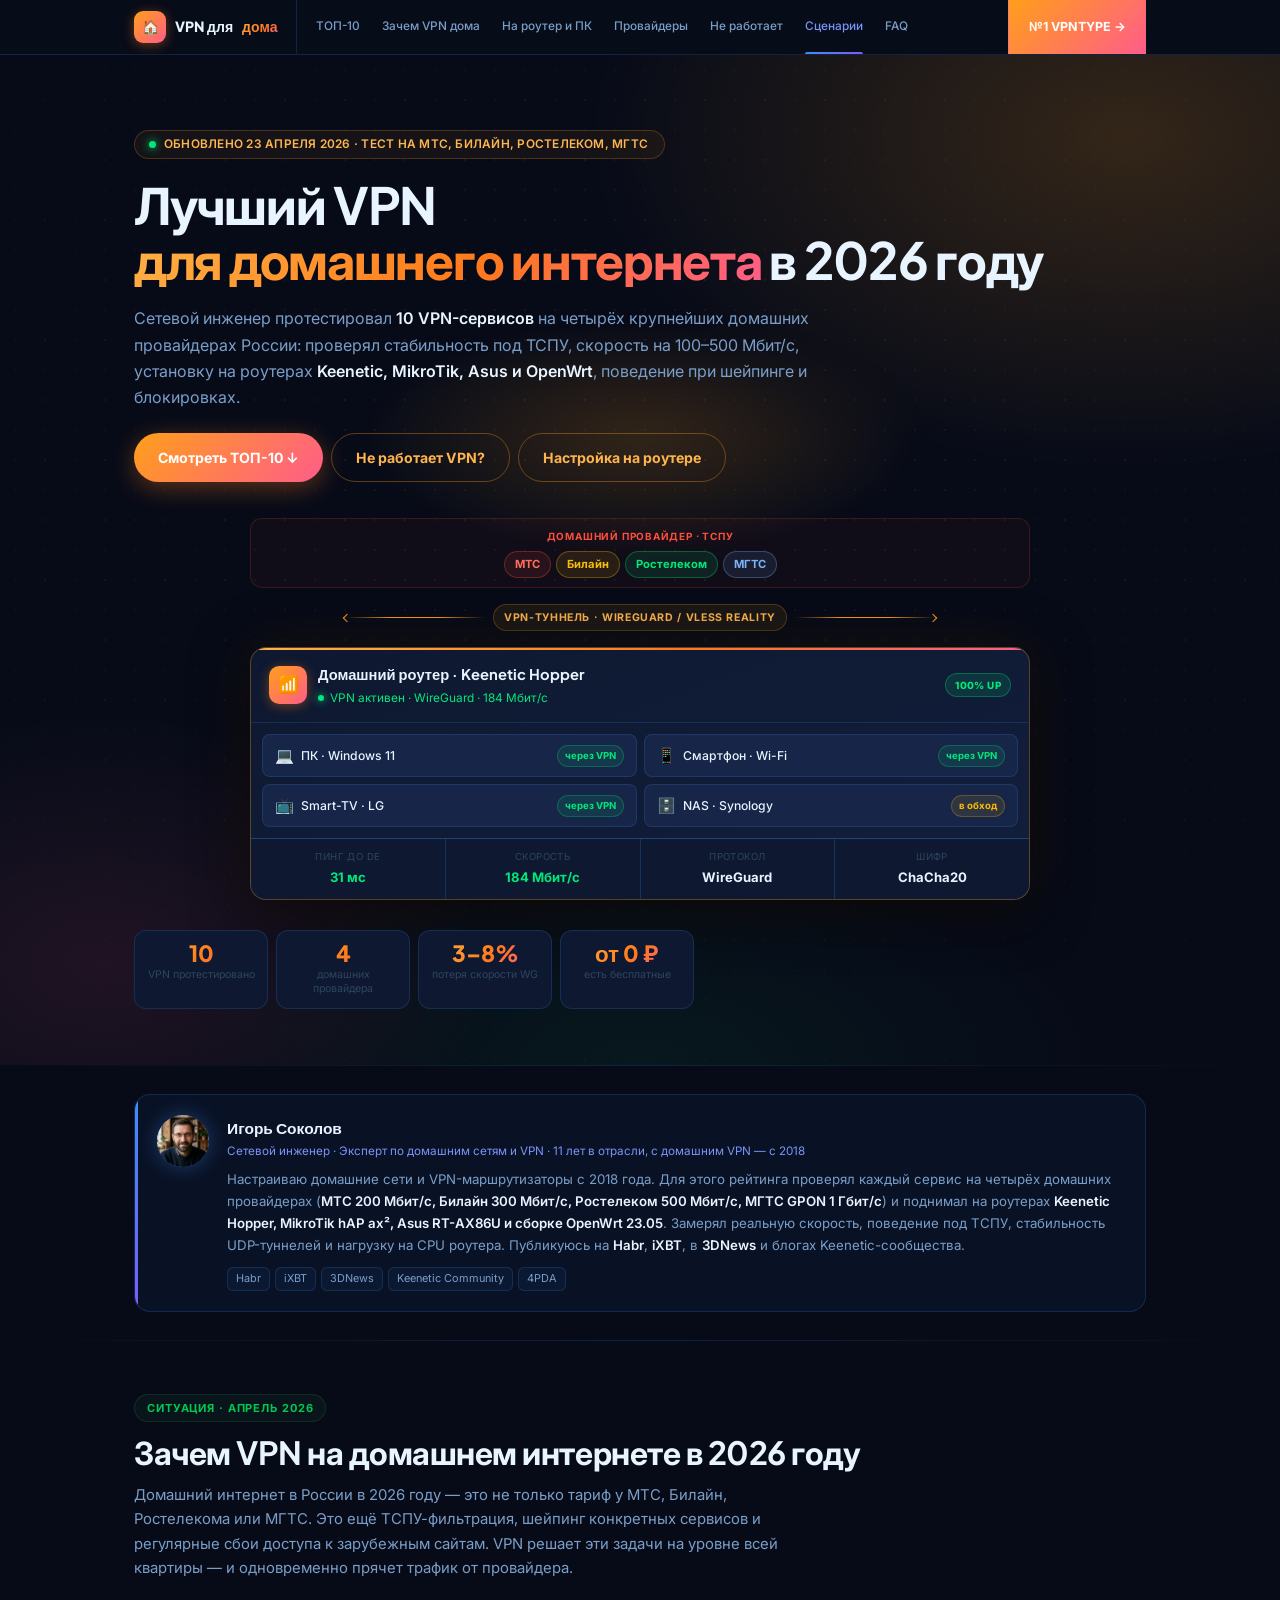
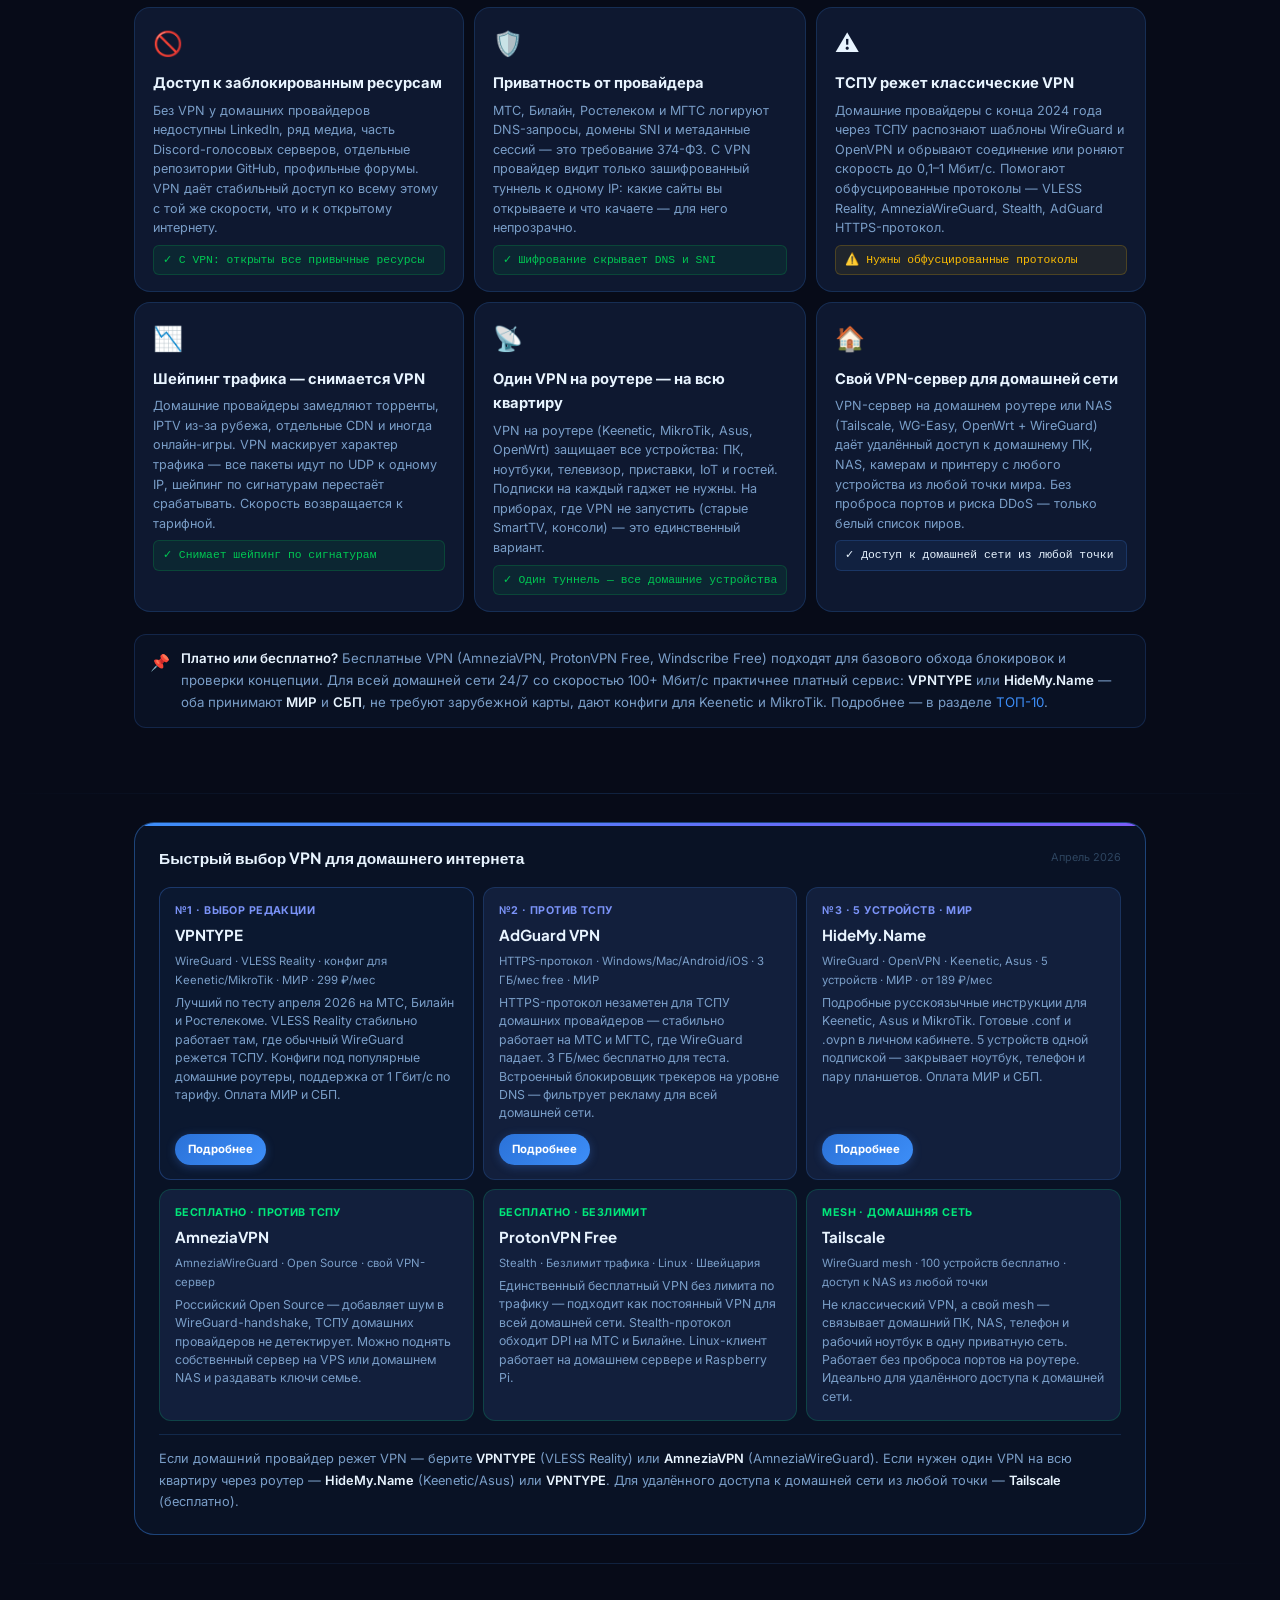
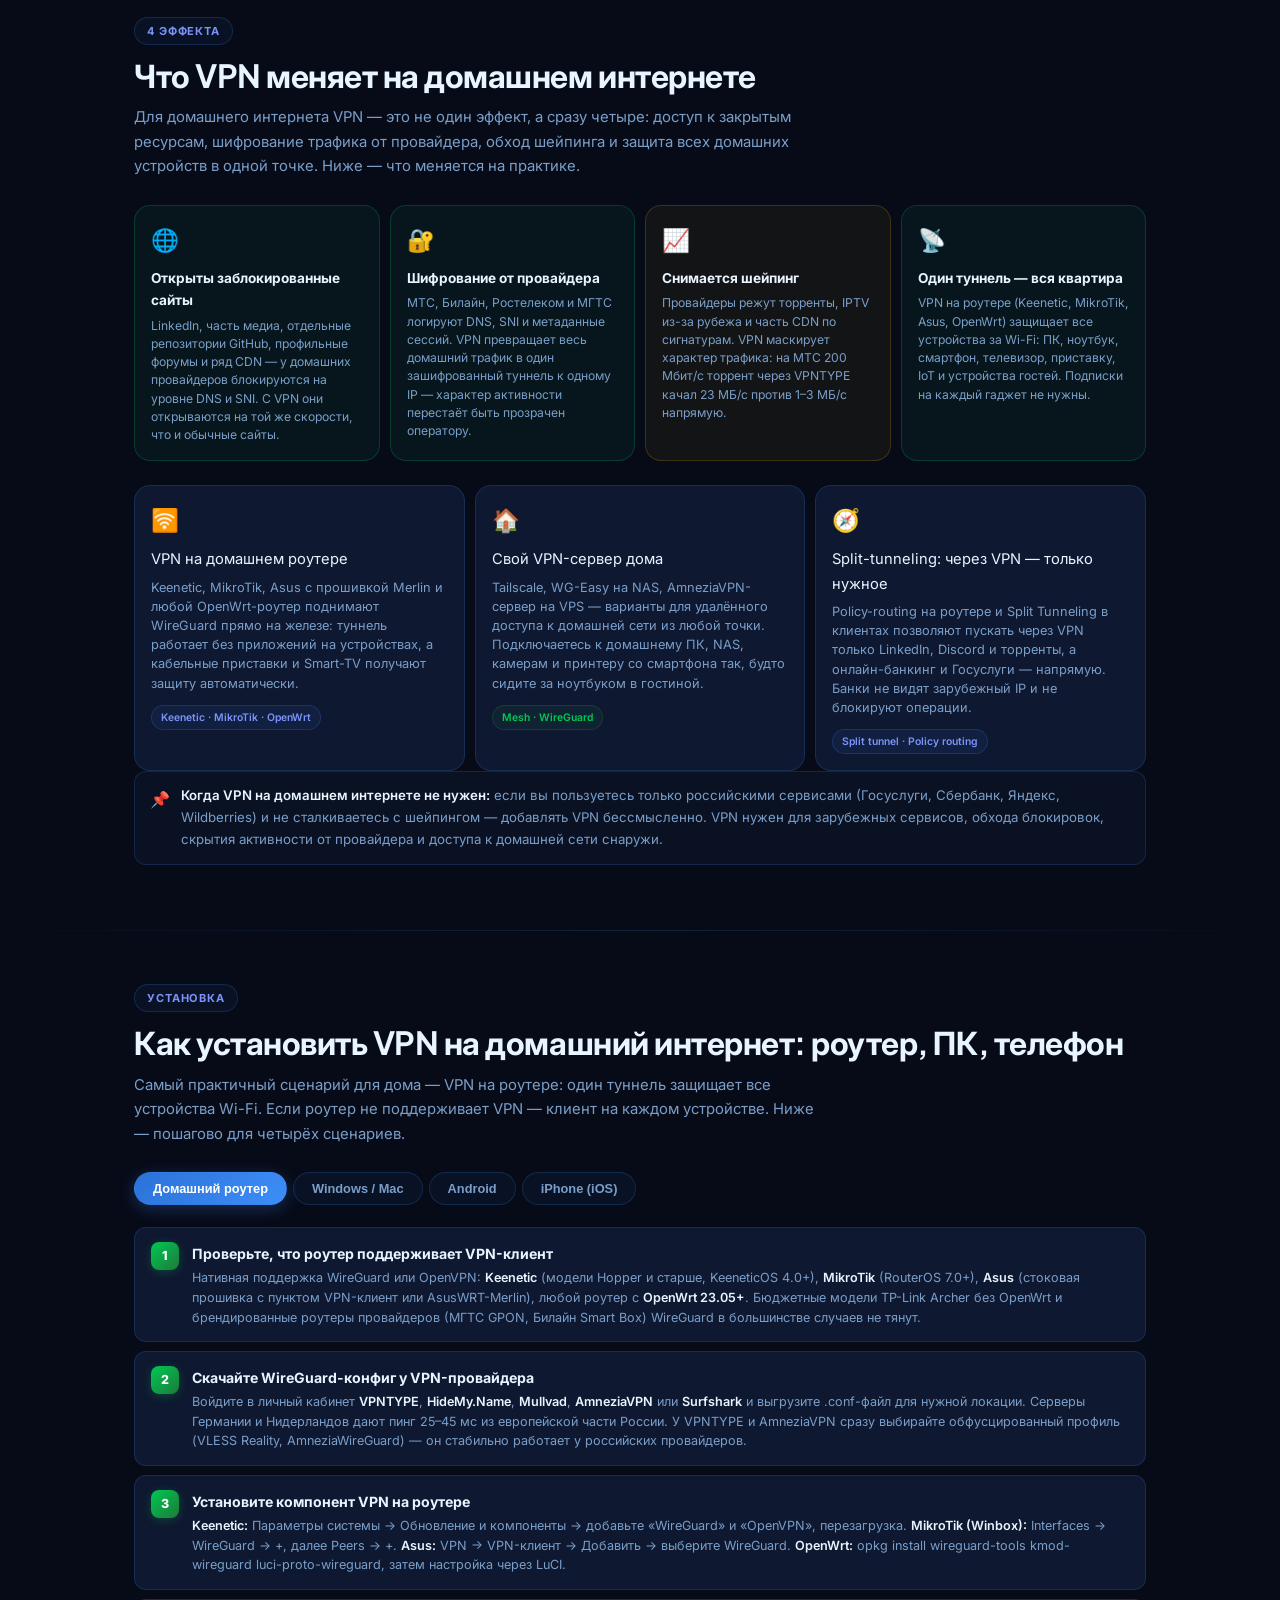
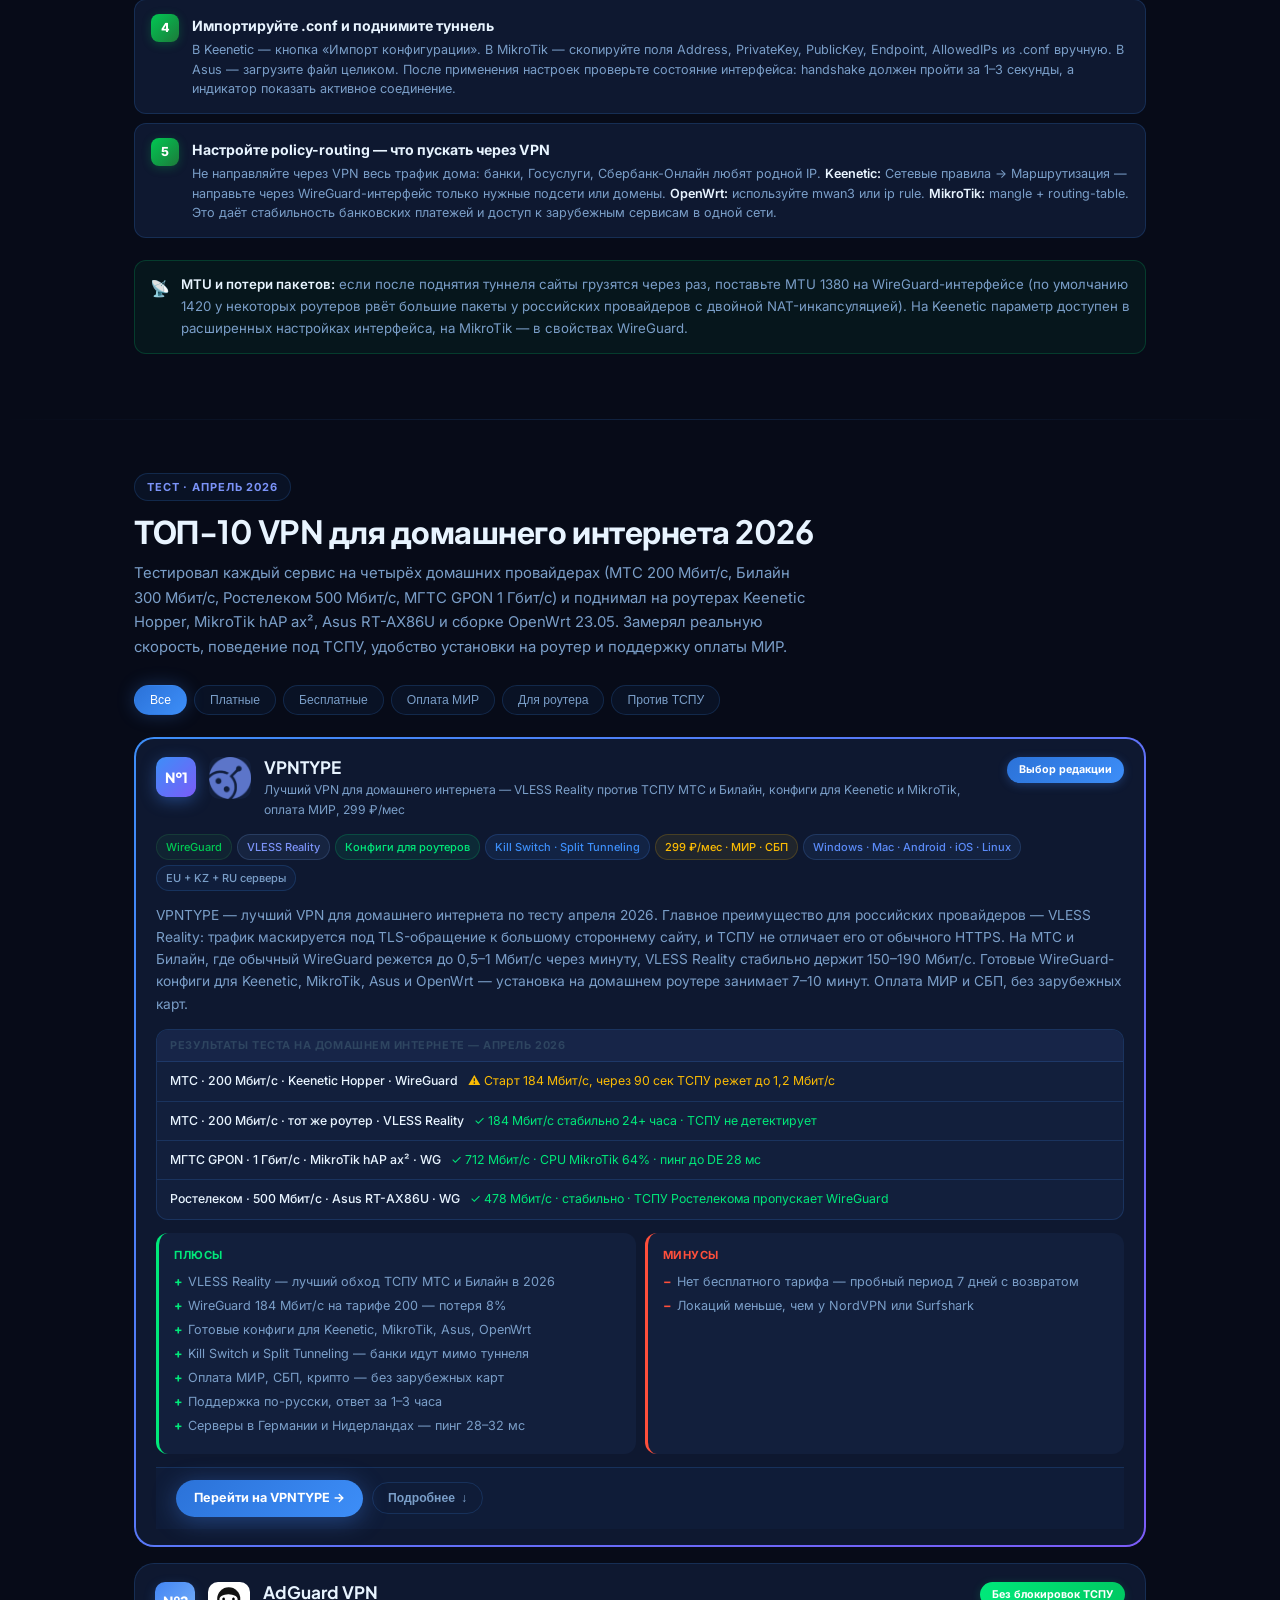
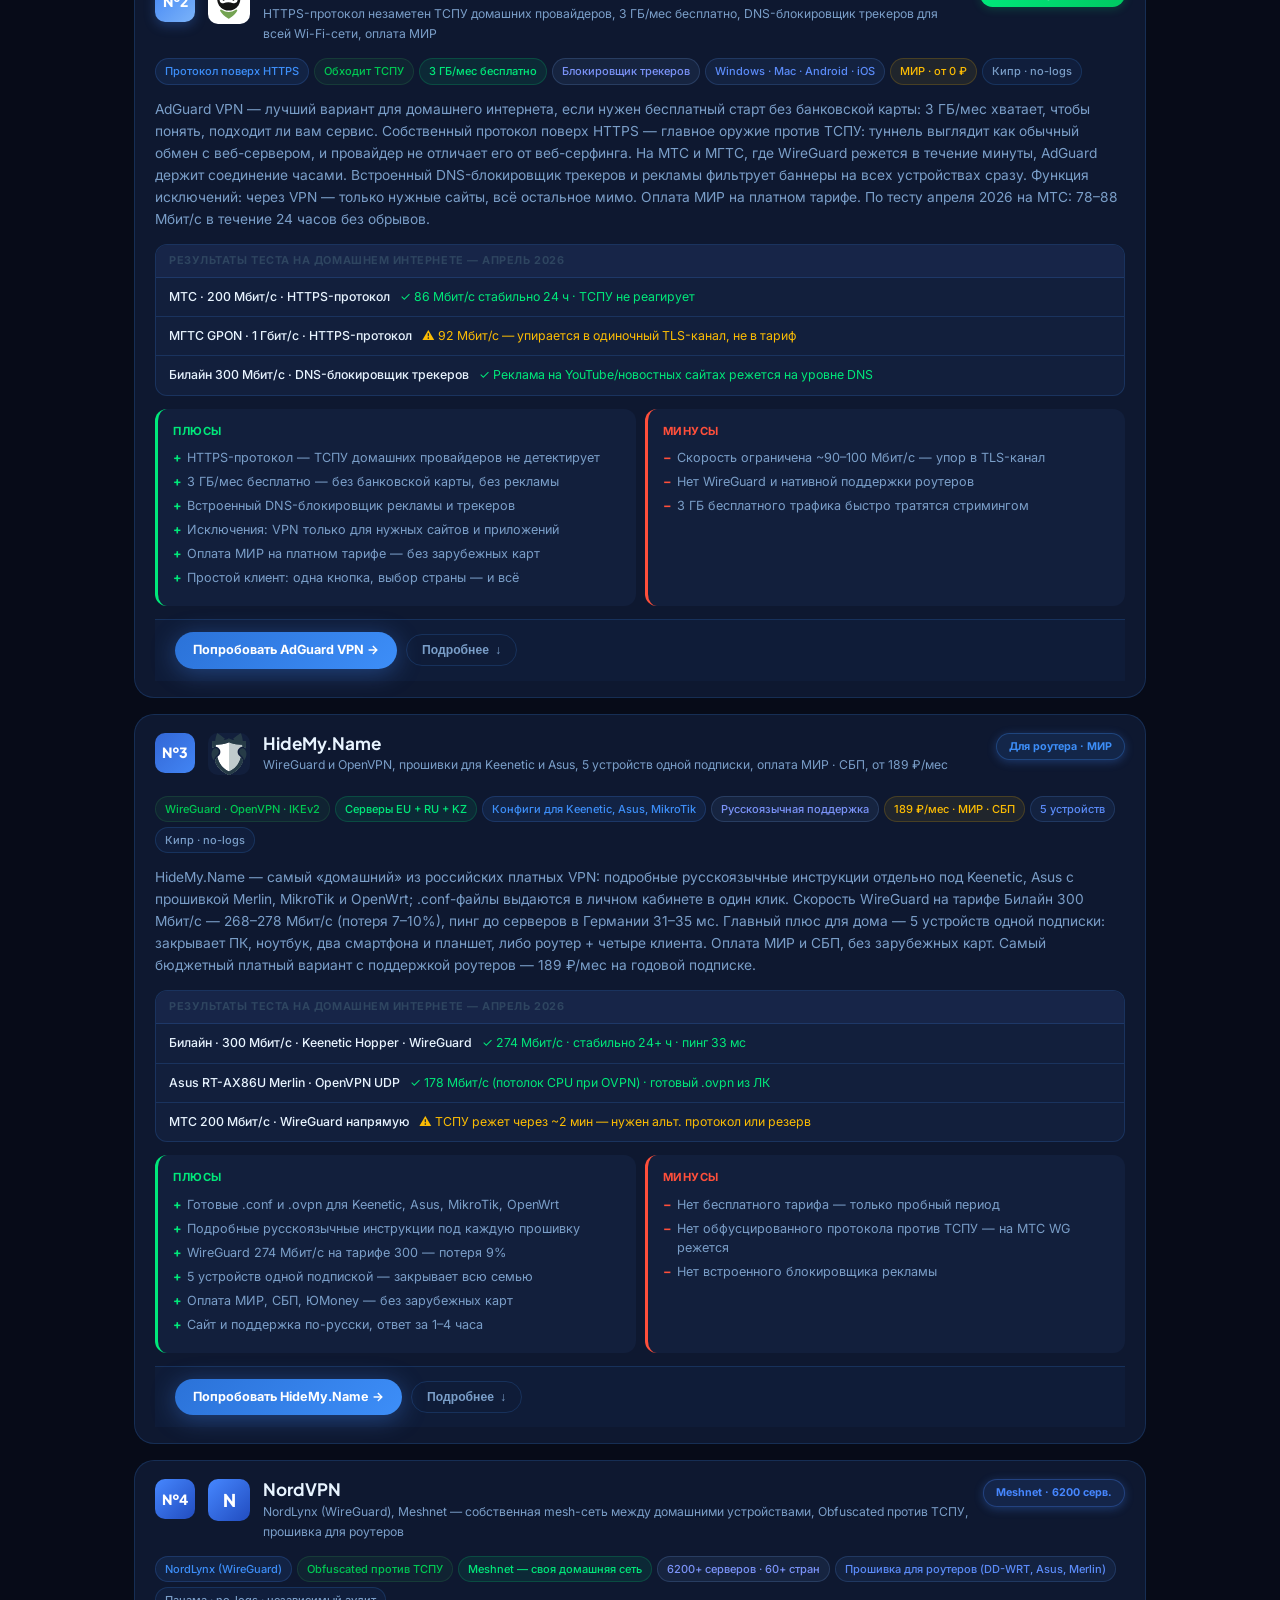
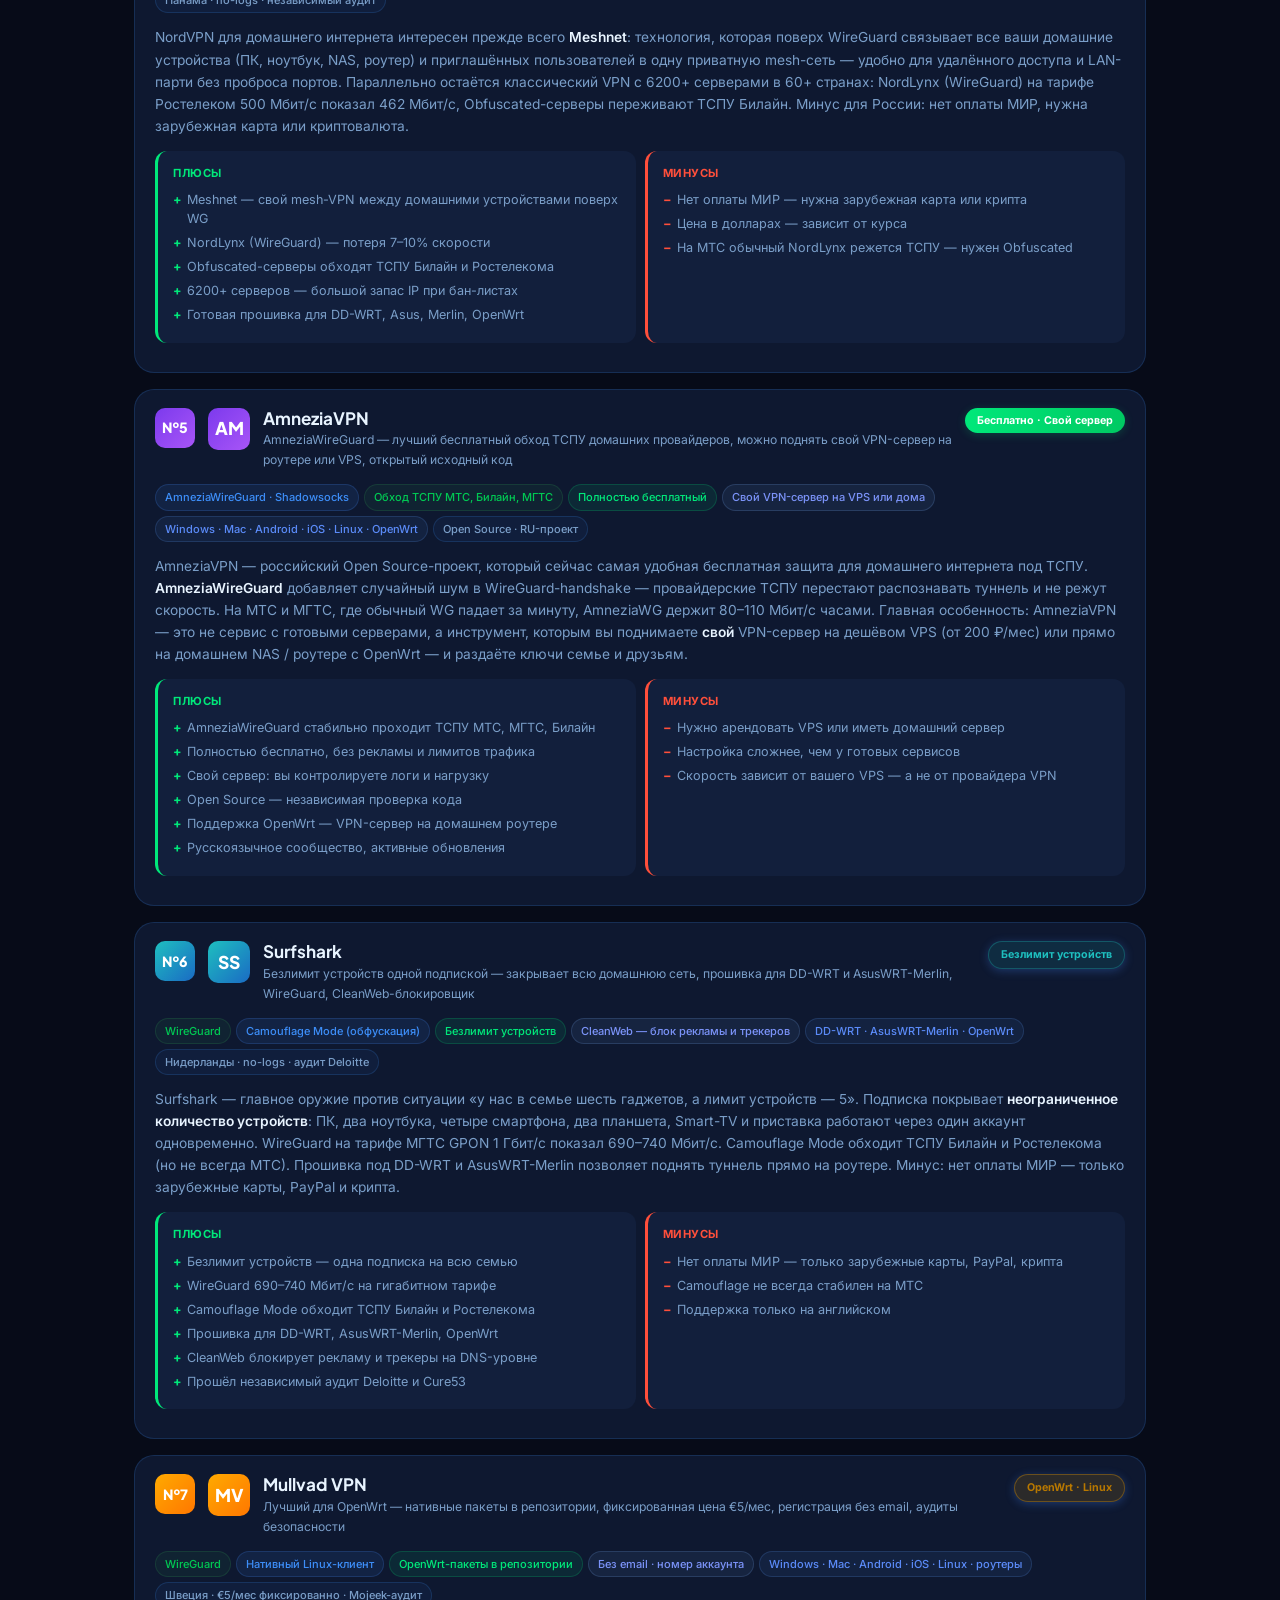
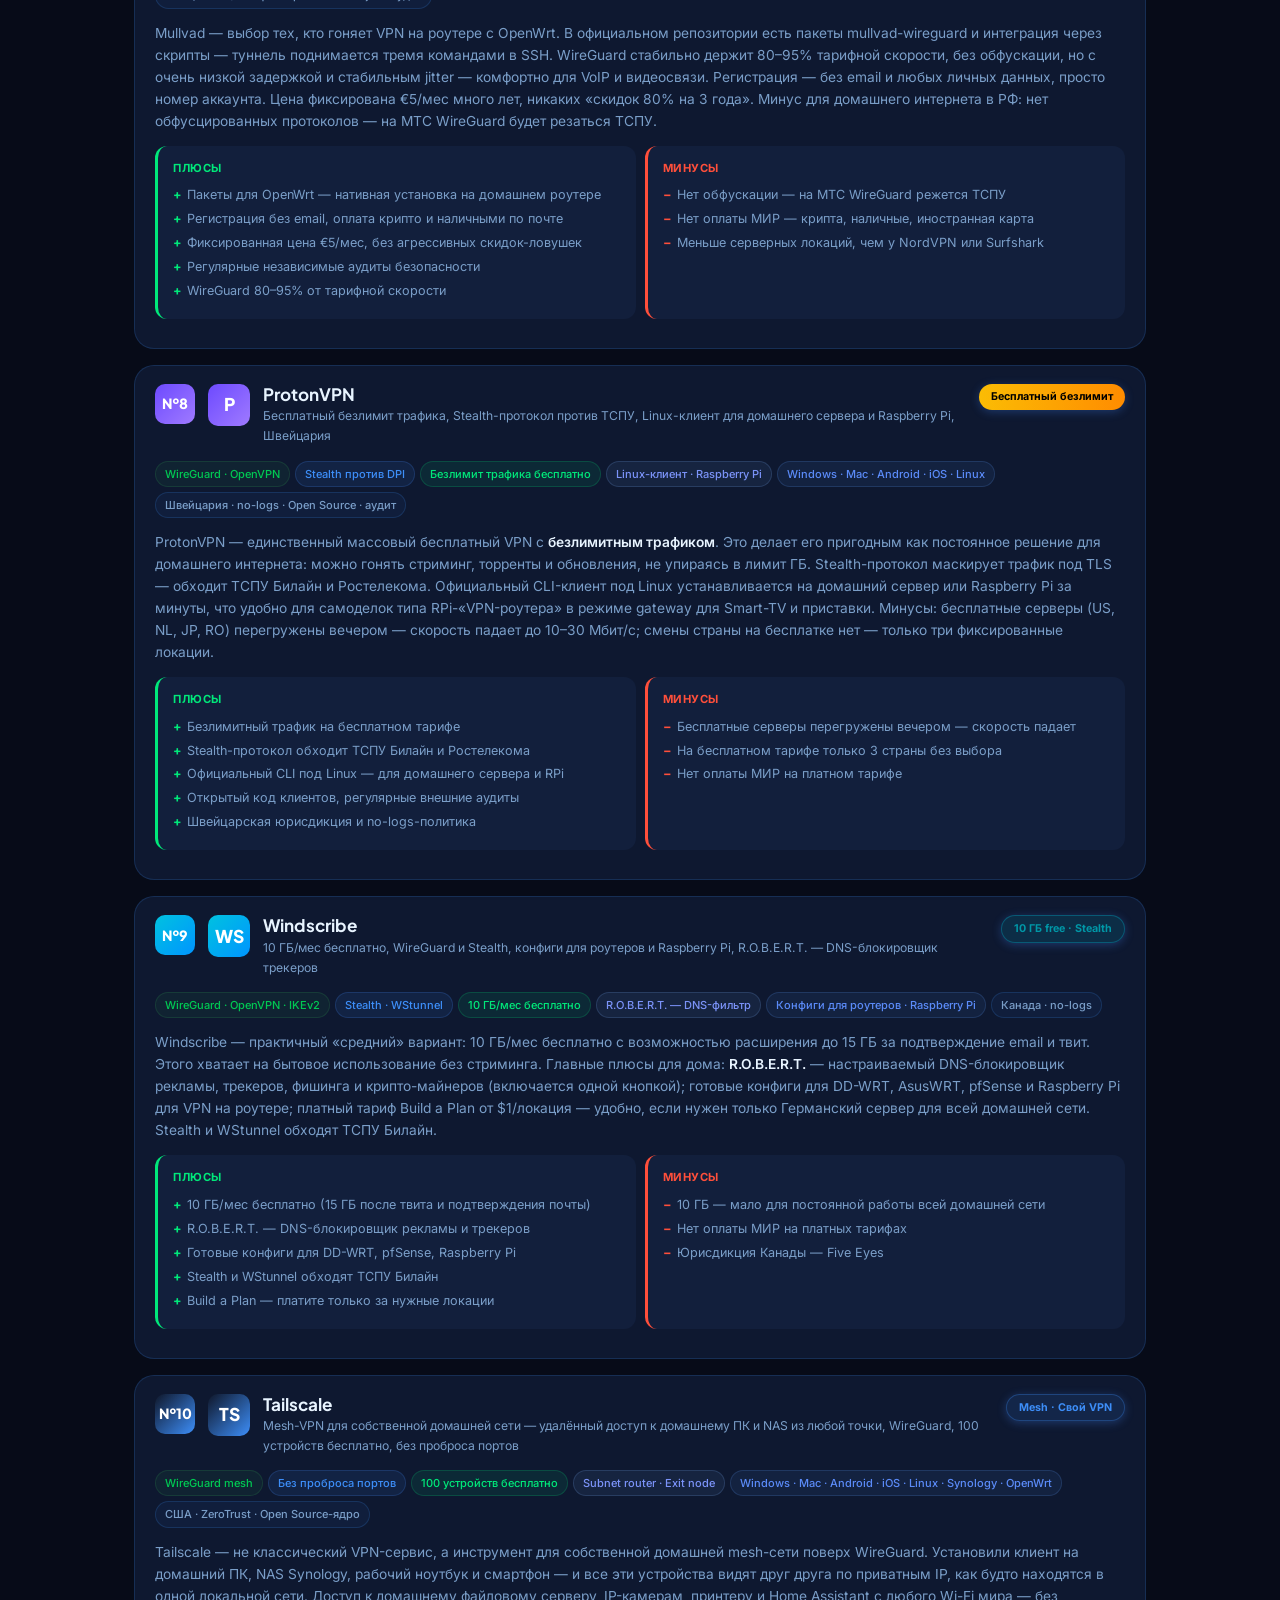
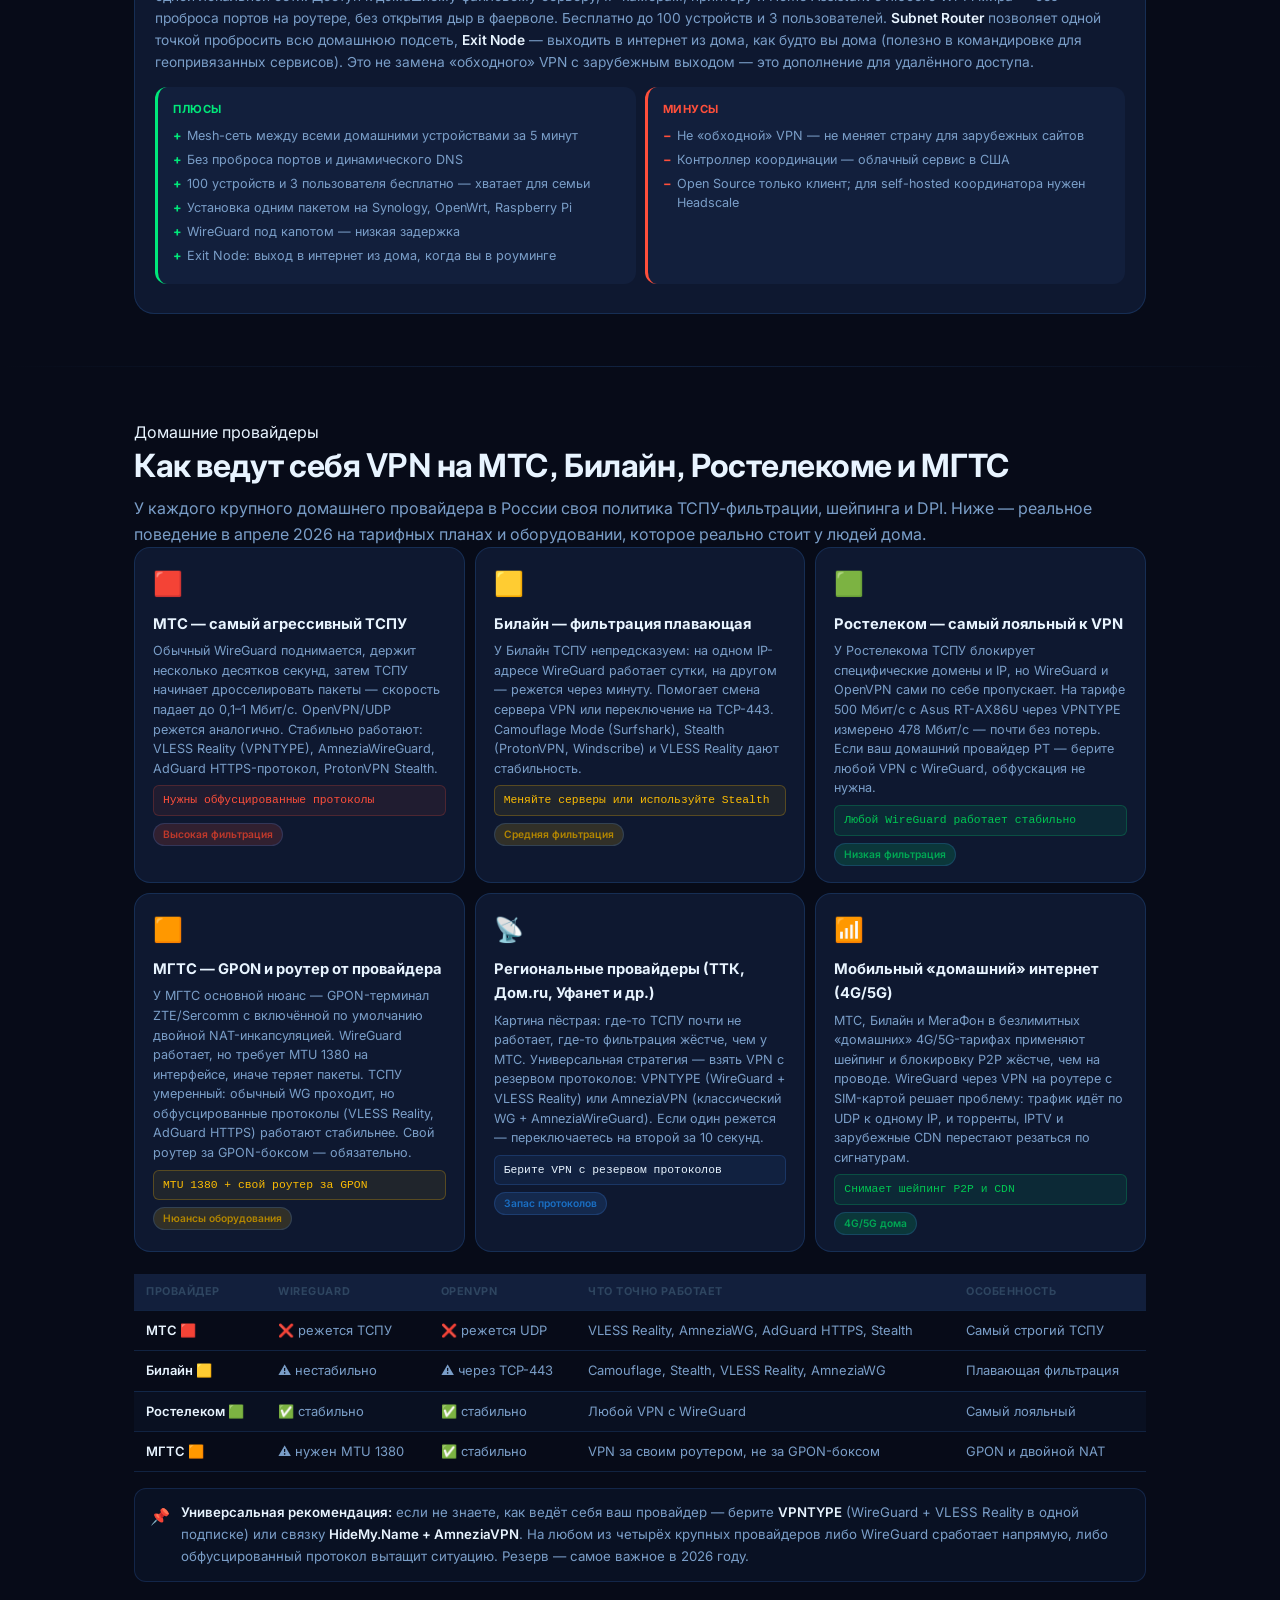
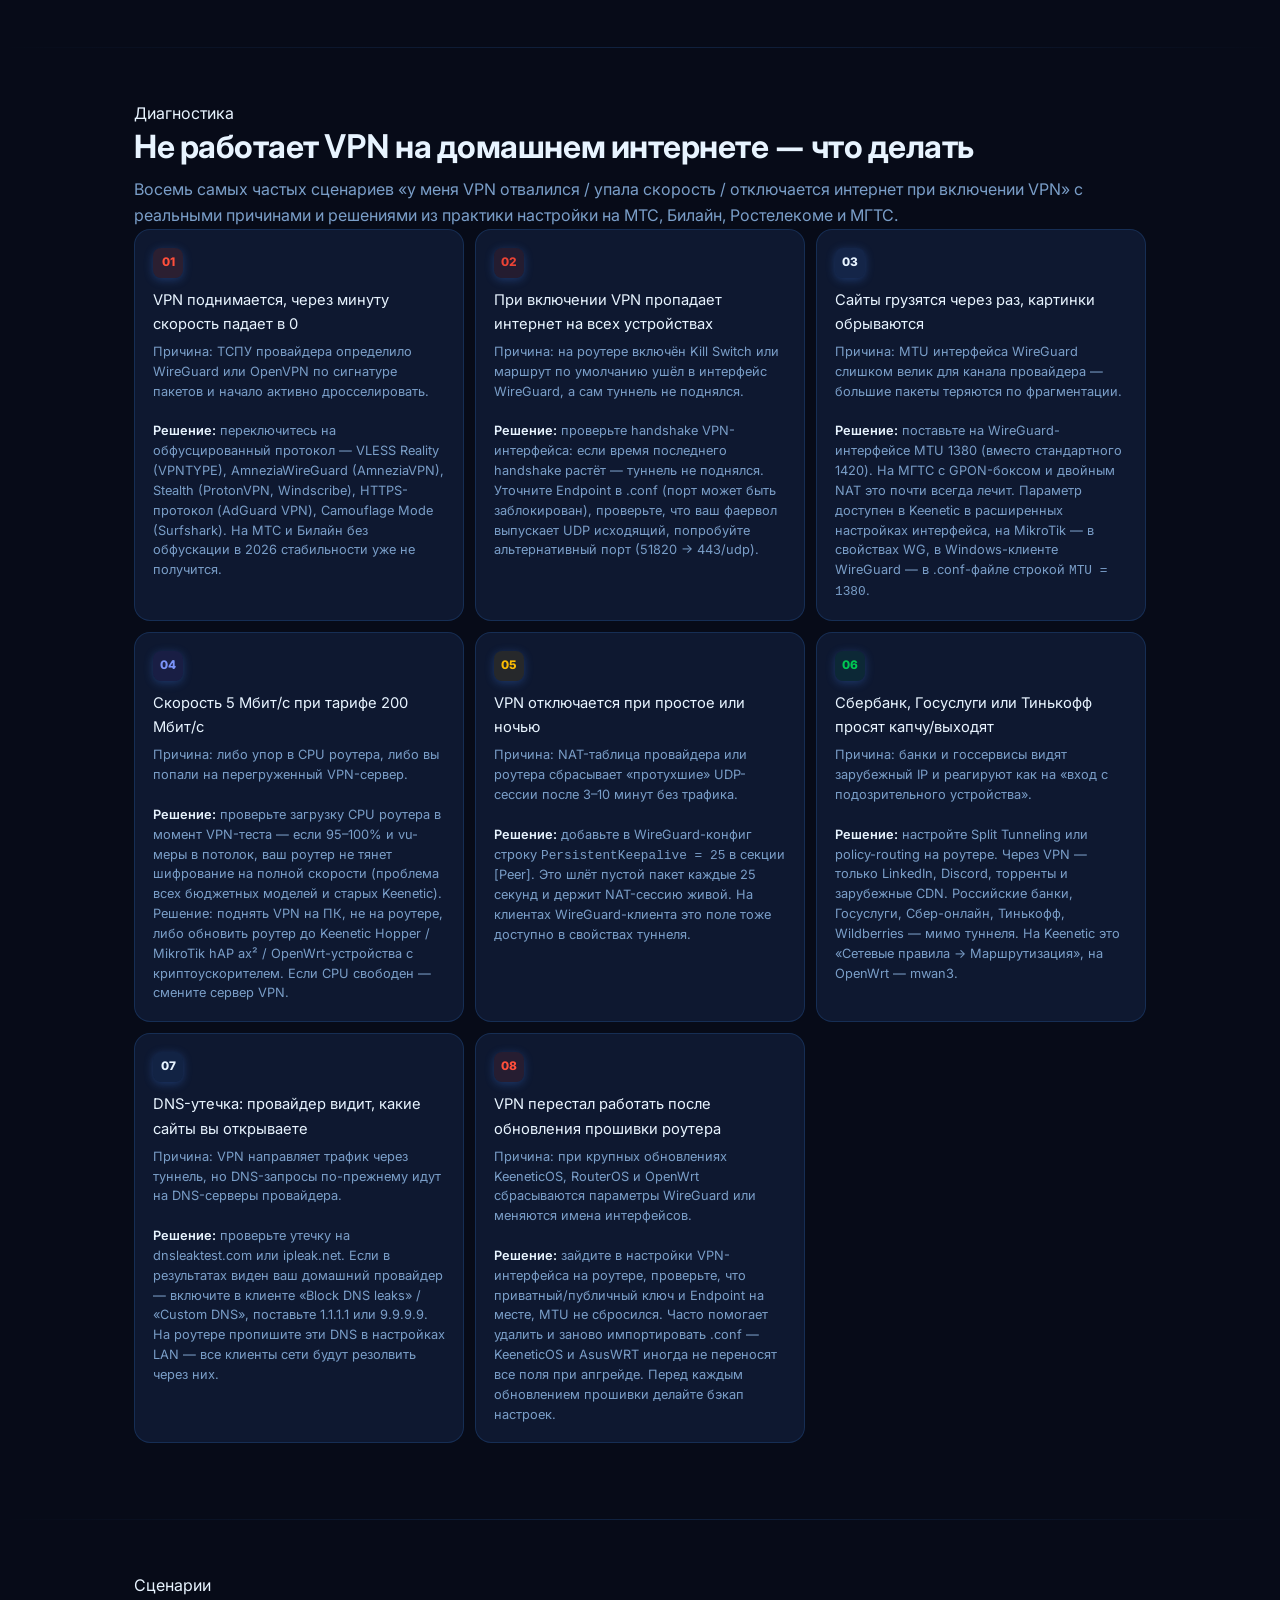
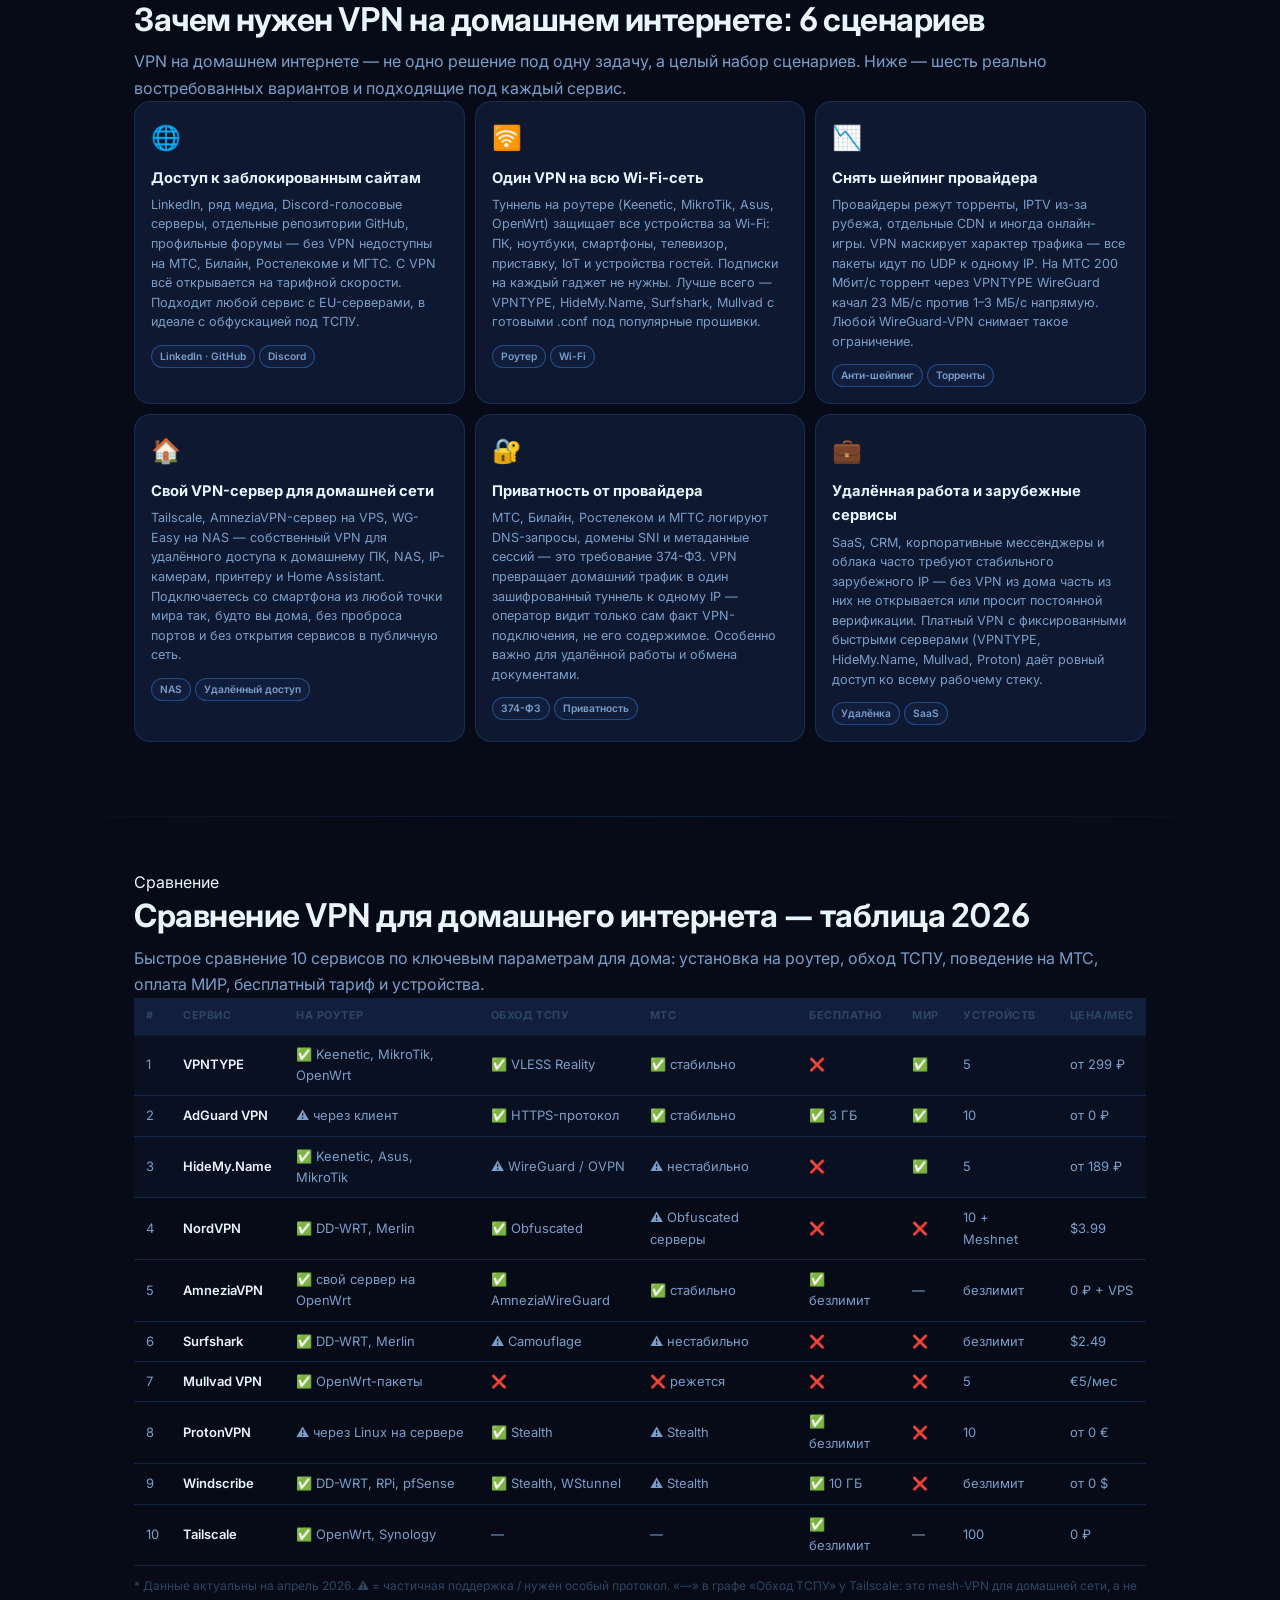
<file: index.html>
<!DOCTYPE html>
<html lang="ru">
<head>
<meta charset="UTF-8">
<meta name="viewport" content="width=device-width, initial-scale=1.0">
<title>Лучший VPN для домашнего интернета 2026 — ТОП-10 для МТС, Билайн, Ростелеком, МГТС</title>
<meta name="description" content="Протестировали 10 VPN для домашнего интернета: МТС, Билайн, Ростелеком, МГТС. Установка на роутер, ПК и телефон. Решение проблем с блокировкой VPN. Платные и бесплатные. Апрель 2026.">
<meta name="keywords" content="домашний впн, впн для домашнего интернета, впн для домашнего роутера, домашний впн сервер, лучший впн для домашнего интернета, мтс домашний интернет впн, билайн домашний интернет впн, не работает впн на домашнем интернете, как настроить домашний впн, как подключить впн к домашнему интернету">
<link rel="icon" type="image/svg+xml" href="favicon.svg">
<link rel="shortcut icon" href="favicon.svg">
<link rel="apple-touch-icon" href="favicon.svg">
<meta name="theme-color" content="#FF7A1A">
<link rel="stylesheet" href="styles.css">
<link rel="preconnect" href="https://fonts.googleapis.com">
<link rel="preconnect" href="https://fonts.gstatic.com" crossorigin>
<link href="https://fonts.googleapis.com/css2?family=Plus+Jakarta+Sans:wght@400;500;600;700;800&family=Inter:wght@400;500;600;700&display=swap" rel="stylesheet">
<meta property="og:title" content="Лучший VPN для домашнего интернета 2026 — ТОП-10 для МТС, Билайн, Ростелеком">
<meta property="og:description" content="Тест 10 VPN для домашнего интернета. Установка на роутер и ПК. Что делать, если провайдер блокирует VPN. Апрель 2026.">
<meta property="og:type" content="article">
<meta property="og:locale" content="ru_RU">
  <!-- Yandex.Metrika counter -->
<script type="text/javascript">
    (function(m,e,t,r,i,k,a){
        m[i]=m[i]||function(){(m[i].a=m[i].a||[]).push(arguments)};
        m[i].l=1*new Date();
        for (var j = 0; j < document.scripts.length; j++) {if (document.scripts[j].src === r) { return; }}
        k=e.createElement(t),a=e.getElementsByTagName(t)[0],k.async=1,k.src=r,a.parentNode.insertBefore(k,a)
    })(window, document,'script','https://mc.yandex.ru/metrika/tag.js?id=108782601', 'ym');

    ym(108782601, 'init', {ssr:true, webvisor:true, clickmap:true, ecommerce:"dataLayer", referrer: document.referrer, url: location.href, accurateTrackBounce:true, trackLinks:true});
</script>
<noscript><div><img src="https://mc.yandex.ru/watch/108782601" style="position:absolute; left:-9999px;" alt="" /></div></noscript>
<!-- /Yandex.Metrika counter -->
<script type="application/ld+json">
{
  "@context": "https://schema.org",
  "@type": "Article",
  "headline": "Лучший VPN для домашнего интернета 2026 — ТОП-10 для МТС, Билайн, Ростелеком",
  "description": "Обзор 10 VPN-сервисов для домашнего интернета. Установка на роутер и ПК, обход блокировок провайдеров, решение проблем со стабильностью. Реальные тесты через МТС, Билайн, Ростелеком и МГТС. Апрель 2026.",
  "datePublished": "2026-04-02",
  "dateModified": "2026-04-23",
  "author": {
    "@type": "Person",
    "name": "Игорь Соколов",
    "jobTitle": "Сетевой инженер · Эксперт по домашним сетям и VPN",
    "description": "Сетевой инженер с 11-летним опытом. Настраиваю домашние сети и VPN-маршрутизаторы с 2018 года. Тестирую VPN-сервисы на МТС, Билайн, Ростелекоме и МГТС, разбираю прошивки Keenetic, MikroTik, Asus и OpenWrt. Публикуюсь на Habr, 4PDA, Хабре Q&A и iXBT."
  },
  "publisher": { "@type": "Organization", "name": "VPN для домашнего интернета · Рейтинг 2026" },
  "inLanguage": "ru"
}
</script>
<script type="application/ld+json">
{
  "@context": "https://schema.org",
  "@type": "ItemList",
  "name": "ТОП-10 VPN для домашнего интернета в России 2026",
  "numberOfItems": 10,
  "itemListElement": [
    { "@type": "ListItem", "position": 1,  "name": "VPNTYPE",      "description": "Лучший VPN для домашнего интернета — VLESS Reality против блокировок МТС, Билайн и МГТС, конфиги для роутеров Keenetic и MikroTik, оплата МИР, 299 ₽/мес" },
    { "@type": "ListItem", "position": 2,  "name": "AdGuard VPN",  "description": "HTTPS-протокол не режется ТСПУ домашних провайдеров, Wi-Fi-блокировщик трекеров, 3 ГБ/мес бесплатно, оплата МИР" },
    { "@type": "ListItem", "position": 3,  "name": "HideMy.Name",  "description": "WireGuard и OpenVPN, прошивки для Keenetic и Asus, 5 устройств домашней сети, МИР и СБП, от 189 ₽/мес" },
    { "@type": "ListItem", "position": 4,  "name": "NordVPN",      "description": "Meshnet — собственная домашняя VPN-сеть между устройствами, NordLynx, прошивка для роутеров, 6200+ серверов" },
    { "@type": "ListItem", "position": 5,  "name": "AmneziaVPN",   "description": "Бесплатный российский Open Source, AmneziaWireGuard обходит блокировки домашних провайдеров, свой VPN-сервер на роутере или ПК" },
    { "@type": "ListItem", "position": 6,  "name": "Surfshark",    "description": "Безлимит устройств в одной подписке — закрывает всю домашнюю сеть, прошивка для DD-WRT/AsusWRT, WireGuard" },
    { "@type": "ListItem", "position": 7,  "name": "Mullvad VPN",  "description": "WireGuard и поддержка OpenWrt — нативный VPN на домашнем роутере, без email-аккаунта, фиксированно €5/мес" },
    { "@type": "ListItem", "position": 8,  "name": "ProtonVPN",    "description": "Бесплатный безлимит трафика, Stealth против DPI домашних провайдеров, Linux-клиент для домашнего сервера, Швейцария" },
    { "@type": "ListItem", "position": 9,  "name": "Windscribe",   "description": "10 ГБ/мес бесплатно, WireGuard и Stealth для DPI-обхода, конфиги для роутеров и Raspberry Pi" },
    { "@type": "ListItem", "position": 10, "name": "Tailscale",    "description": "Mesh-VPN для собственной домашней сети, удалённый доступ к домашнему ПК и NAS, 100 устройств бесплатно, WireGuard" }
  ]
}
</script>
<script type="application/ld+json">
{
  "@context": "https://schema.org",
  "@type": "FAQPage",
  "mainEntity": [
    {
      "@type": "Question",
      "name": "Зачем VPN на домашнем интернете в 2026 году?",
      "acceptedAnswer": { "@type": "Answer", "text": "На домашнем интернете VPN решает три задачи. Первая — доступ к заблокированным в РФ сайтам и сервисам (LinkedIn, часть медиа, ряд GitHub-репозиториев, новостные ресурсы). Вторая — приватность в сети провайдера: МТС, Билайн, Ростелеком и МГТС логируют DNS и часть HTTP-метаданных, а с VPN провайдер видит только зашифрованный туннель. Третья — обход шейпинга и троттлинга: некоторые провайдеры режут скорость к торрентам, играм или зарубежным CDN — VPN маскирует характер трафика, и шейпинг отключается." }
    },
    {
      "@type": "Question",
      "name": "Почему провайдер блокирует VPN на домашнем интернете?",
      "acceptedAnswer": { "@type": "Answer", "text": "С 2024 года ТСПУ (технические средства противодействия угрозам) у крупных провайдеров — МТС, Билайн, Ростелеком, МГТС — анализирует трафик и режет соединения, похожие на классический WireGuard и OpenVPN, по поведенческим признакам. Решения: 1) использовать обфусцированные протоколы — VLESS Reality (VPNTYPE), AmneziaWireGuard (Amnezia), Stealth (Proton, Windscribe), HTTPS-протокол (AdGuard); 2) переключиться на TCP-порт 443 — трафик выглядит как HTTPS; 3) настроить VPN на роутере, чтобы блокировка происходила реже." }
    },
    {
      "@type": "Question",
      "name": "Как настроить VPN на домашнем роутере?",
      "acceptedAnswer": { "@type": "Answer", "text": "На большинстве современных роутеров VPN настраивается за 10–15 минут. Keenetic: установите компонент WireGuard или OpenVPN через веб-интерфейс → Управление → Параметры системы → Установка компонентов, затем загрузите .conf от VPN-провайдера. MikroTik: в Winbox создайте интерфейс WireGuard, импортируйте ключи и поднимите peer. Asus (стоковая прошивка) и AsusWRT-Merlin: VPN → VPN-клиент → загрузите OpenVPN/WireGuard. OpenWrt: установите пакет wireguard-tools и kmod-wireguard, настройте интерфейс через LuCI. Готовые .conf-файлы для роутеров выдают VPNTYPE, HideMy.Name, Mullvad, AmneziaVPN, Surfshark." }
    },
    {
      "@type": "Question",
      "name": "Не работает VPN на домашнем интернете — что делать?",
      "acceptedAnswer": { "@type": "Answer", "text": "Шаги диагностики. 1) Проверьте, не блокирует ли провайдер сам протокол: переключитесь с WireGuard на OpenVPN/TCP-443 или на обфусцированный режим (VLESS Reality, Stealth, AmneziaWireGuard). 2) Поменяйте сервер — IP конкретного узла мог попасть в блок-лист провайдера. 3) Проверьте MTU роутера — для WireGuard оптимально 1280–1420; ставьте 1380, если идут потери пакетов. 4) Отключите IPv6 у провайдера или у VPN — конфликт IPv6-маршрутизации часто рвёт соединение. 5) На роутере проверьте, что в фаерволе разрешён UDP-исходящий — некоторые прошивки блокируют его по умолчанию." }
    },
    {
      "@type": "Question",
      "name": "МТС блокирует VPN на домашнем интернете — как обойти?",
      "acceptedAnswer": { "@type": "Answer", "text": "МТС с конца 2024 года режет классический WireGuard через ТСПУ — соединение поднимается, но через 30–90 секунд скорость падает до 0,1–1 Мбит/с. Рабочие способы обхода: 1) VPNTYPE с протоколом VLESS Reality — маскируется под TLS-трафик к большому сайту, ТСПУ не детектирует; 2) AmneziaVPN с AmneziaWireGuard — добавляет случайный шум в handshake; 3) AdGuard VPN с протоколом поверх HTTPS — выглядит как обычный веб; 4) ProtonVPN со Stealth-протоколом. Также попробуйте сменить порт VPN на 443/TCP, если провайдер позволяет." }
    },
    {
      "@type": "Question",
      "name": "Какой роутер лучше для домашнего VPN?",
      "acceptedAnswer": { "@type": "Answer", "text": "По соотношению цена/возможности в 2026 году: 1) Keenetic Hopper (DSL-2A) и старше — нативная поддержка WireGuard и OpenVPN, простой веб-интерфейс, обновления безопасности. 2) MikroTik hAP ax² и hAP ax³ — мощный CPU тянет WireGuard на скорости 700+ Мбит/с, RouterOS 7 поддерживает все протоколы. 3) Asus RT-AX86U / RT-AX88U Pro с прошивкой AsusWRT-Merlin — VPN-клиент в веб-интерфейсе, kill-switch и policy-routing «из коробки». 4) Любой роутер на OpenWrt 23.05+ — самый гибкий вариант для энтузиастов. Бюджетные роутеры (TP-Link Archer без OpenWrt, ZTE от провайдеров) VPN на полной скорости не тянут." }
    },
    {
      "@type": "Question",
      "name": "Как сделать свой домашний VPN-сервер?",
      "acceptedAnswer": { "@type": "Answer", "text": "Свой VPN-сервер дома нужен для удалённого доступа к домашней сети (NAS, камеры, домашний ПК) из любой точки мира. Самый простой вариант — Tailscale: бесплатно до 100 устройств, через 5 минут связывает все устройства в одну mesh-сеть поверх WireGuard, проброса портов на роутере не требуется. Альтернативы: WireGuard-сервер на роутере Keenetic/MikroTik (нужен публичный белый IP или DDNS), WG-Easy в Docker на домашнем NAS или мини-ПК, AmneziaVPN-сервер на VPS — если хотите свой VPN на арендованном сервере, а не на домашнем подключении." }
    },
    {
      "@type": "Question",
      "name": "Снижает ли VPN скорость домашнего интернета?",
      "acceptedAnswer": { "@type": "Answer", "text": "WireGuard добавляет 3–8% накладных расходов на тарифе 100–500 Мбит/с — на тесте на МТС 200 Мбит/с через VPNTYPE измеренная скорость составила 184 Мбит/с. OpenVPN заметно медленнее — 25–40% потерь, поэтому на домашнем интернете предпочитайте WireGuard. Главные факторы потери скорости: загруженность VPN-сервера, расстояние до него (Германия и Нидерланды ближе всего к РФ — пинг 25–45 мс) и обработка VPN на CPU роутера. На MikroTik hAP ax² WireGuard упирается в 700+ Мбит/с, на Keenetic Hopper — 350–400 Мбит/с, на бюджетных роутерах — 50–80 Мбит/с." }
    }
  ]
}
</script>
</head>

<body>
<div id="read-progress"></div>

<!-- NAVIGATION -->
<nav class="site-nav" role="navigation" aria-label="Основная навигация">
  <div class="container">
    <div class="nav-inner">
      <a href="#" class="nav-logo">
        <div class="logo-icon">🏠</div>
        VPN для <span class="logo-word">дома</span>
      </a>
      <ul class="nav-tabs">
        <li><a href="#top10">ТОП-10</a></li>
        <li><a href="#steam-status">Зачем VPN дома</a></li>
        <li><a href="#setup">На роутер и ПК</a></li>
        <li><a href="#region">Провайдеры</a></li>
        <li><a href="#problems">Не работает</a></li>
        <li><a href="#usecases">Сценарии</a></li>
        <li><a href="#faq">FAQ</a></li>
      </ul>
      <a href="#vpntype-card" class="nav-cta">№1 VPNTYPE →</a>
      <button class="burger" id="burger-btn" aria-label="Меню" aria-expanded="false">
        <span></span><span></span><span></span>
      </button>
    </div>
  </div>
</nav>

<div class="mobile-menu" id="mobile-menu">
  <a href="#top10">ТОП-10 VPN для домашнего интернета</a>
  <a href="#steam-status">Зачем VPN на домашнем интернете</a>
  <a href="#setup">Установка на роутер, ПК и телефон</a>
  <a href="#region">МТС, Билайн, Ростелеком, МГТС</a>
  <a href="#problems">Не работает VPN — диагностика</a>
  <a href="#usecases">Сценарии использования VPN дома</a>
  <a href="#comparison">Сравнение VPN</a>
  <a href="#faq">Частые вопросы</a>
  <a href="#vpntype-card" class="mm-cta">Попробовать VPNTYPE №1 →</a>
</div>

<!-- HERO — full redesign for home internet VPN -->
<section class="hero hero-home" aria-label="Введение">
  <div class="home-hero-bg"></div>
  <div class="home-hero-glow"></div>
  <div class="container">

    <div class="home-hero-eyebrow fade-up">
      <span class="live-dot"></span>
      Обновлено 23 апреля 2026 · тест на МТС, Билайн, Ростелеком, МГТС
    </div>

    <h1 class="home-hero-title fade-up">
      Лучший VPN <span class="home-hl">для домашнего интернета</span> в 2026 году
    </h1>

    <p class="home-hero-desc fade-up delay-1">
      Сетевой инженер протестировал <strong>10 VPN-сервисов</strong> на четырёх крупнейших домашних провайдерах России: проверял стабильность под ТСПУ, скорость на 100–500 Мбит/с, установку на роутерах <strong>Keenetic, MikroTik, Asus и OpenWrt</strong>, поведение при шейпинге и блокировках.
    </p>

    <div class="home-hero-actions fade-up delay-2">
      <a href="#top10" class="btn btn-primary">Смотреть ТОП-10 ↓</a>
      <a href="#problems" class="btn btn-ghost">Не работает VPN?</a>
      <a href="#setup" class="btn btn-ghost">Настройка на роутере</a>
    </div>

    <!-- Home network diagram -->
    <div class="home-net fade-up delay-3" aria-hidden="true">
      <!-- Top: provider strip -->
      <div class="home-net-providers">
        <div class="home-net-providers-label">Домашний провайдер · ТСПУ</div>
        <div class="home-net-providers-row">
          <span class="home-prov mts">МТС</span>
          <span class="home-prov bee">Билайн</span>
          <span class="home-prov rt">Ростелеком</span>
          <span class="home-prov mgts">МГТС</span>
        </div>
      </div>

      <!-- Tunnel -->
      <div class="home-tunnel">
        <span class="home-tunnel-arrow"></span>
        <span class="home-tunnel-label">VPN-туннель · WireGuard / VLESS Reality</span>
        <span class="home-tunnel-arrow"></span>
      </div>

      <!-- Router card -->
      <div class="home-router-card">
        <div class="home-router-head">
          <div class="home-router-icon">📶</div>
          <div class="home-router-info">
            <div class="home-router-name">Домашний роутер · Keenetic Hopper</div>
            <div class="home-router-sub"><span class="home-led"></span>VPN активен · WireGuard · 184 Мбит/с</div>
          </div>
          <div class="home-router-badge">100% UP</div>
        </div>
        <div class="home-router-devices">
          <div class="home-dev"><span class="home-dev-ico">💻</span><span class="home-dev-name">ПК · Windows 11</span><span class="home-dev-stat ok">через VPN</span></div>
          <div class="home-dev"><span class="home-dev-ico">📱</span><span class="home-dev-name">Смартфон · Wi-Fi</span><span class="home-dev-stat ok">через VPN</span></div>
          <div class="home-dev"><span class="home-dev-ico">📺</span><span class="home-dev-name">Smart-TV · LG</span><span class="home-dev-stat ok">через VPN</span></div>
          <div class="home-dev"><span class="home-dev-ico">🗄️</span><span class="home-dev-name">NAS · Synology</span><span class="home-dev-stat warn">в обход</span></div>
        </div>
        <div class="home-router-foot">
          <div class="home-router-metric"><span class="m-k">Пинг до DE</span><span class="m-v ok">31 мс</span></div>
          <div class="home-router-metric"><span class="m-k">Скорость</span><span class="m-v ok">184 Мбит/с</span></div>
          <div class="home-router-metric"><span class="m-k">Протокол</span><span class="m-v">WireGuard</span></div>
          <div class="home-router-metric"><span class="m-k">Шифр</span><span class="m-v">ChaCha20</span></div>
        </div>
      </div>
    </div>

    <!-- Stat strip -->
    <div class="home-hero-stats fade-up delay-3">
      <div class="home-stat"><span class="home-stat-v">10</span><span class="home-stat-l">VPN протестировано</span></div>
      <div class="home-stat"><span class="home-stat-v">4</span><span class="home-stat-l">домашних провайдера</span></div>
      <div class="home-stat"><span class="home-stat-v">3–8%</span><span class="home-stat-l">потеря скорости WG</span></div>
      <div class="home-stat"><span class="home-stat-v">от 0 ₽</span><span class="home-stat-l">есть бесплатные</span></div>
    </div>

  </div>
</section>

<div class="divider"></div>

<!-- AUTHOR -->
<section class="section-sm">
  <div class="container">
    <div class="author-box">
      <div class="author-photo">
        <img src="author.jpg" alt="Игорь Соколов — сетевой инженер" onerror="this.style.display='none';this.parentNode.innerHTML='&#128104;&#8205;&#128187;'">
      </div>
      <div class="author-info">
        <div class="author-name">Игорь Соколов</div>
        <div class="author-role">Сетевой инженер · Эксперт по домашним сетям и VPN · 11 лет в отрасли, с домашним VPN — с 2018</div>
        <p class="author-bio">
          Настраиваю домашние сети и VPN-маршрутизаторы с 2018 года. Для этого рейтинга проверял каждый сервис на четырёх домашних провайдерах (<strong>МТС 200 Мбит/с, Билайн 300 Мбит/с, Ростелеком 500 Мбит/с, МГТС GPON 1 Гбит/с</strong>) и поднимал на роутерах <strong>Keenetic Hopper, MikroTik hAP ax², Asus RT-AX86U и сборке OpenWrt 23.05</strong>. Замерял реальную скорость, поведение под ТСПУ, стабильность UDP-туннелей и нагрузку на CPU роутера. Публикуюсь на <strong>Habr</strong>, <strong>iXBT</strong>, в <strong>3DNews</strong> и блогах Keenetic-сообщества.
        </p>
        <div class="author-pubs">
          <span class="author-pub">Habr</span>
          <span class="author-pub">iXBT</span>
          <span class="author-pub">3DNews</span>
          <span class="author-pub">Keenetic Community</span>
          <span class="author-pub">4PDA</span>
        </div>
      </div>
    </div>
  </div>
</section>

<div class="divider"></div>

<!-- ЗАЧЕМ VPN ДЛЯ ДОМАШНЕГО ИНТЕРНЕТА -->
<section class="section" id="steam-status">
  <div class="container">
    <div class="sec-badge teal">Ситуация · апрель 2026</div>
    <h2 class="section-title">Зачем VPN на домашнем интернете в 2026 году</h2>
    <p class="section-intro">
      Домашний интернет в России в 2026 году — это не только тариф у МТС, Билайн, Ростелекома или МГТС. Это ещё ТСПУ-фильтрация, шейпинг конкретных сервисов и регулярные сбои доступа к зарубежным сайтам. VPN решает эти задачи на уровне всей квартиры — и одновременно прячет трафик от провайдера.
    </p>
    <div class="wg-concept-grid">
      <div class="wg-concept-card">
        <div class="wg-concept-icon">🚫</div>
        <div class="wg-concept-title">Доступ к заблокированным ресурсам</div>
        <div class="wg-concept-desc">Без VPN у домашних провайдеров недоступны LinkedIn, ряд медиа, часть Discord-голосовых серверов, отдельные репозитории GitHub, профильные форумы. VPN даёт стабильный доступ ко всему этому с той же скорости, что и к открытому интернету.</div>
        <div class="wg-concept-code" style="background:rgba(0,200,83,.08);border-color:rgba(0,200,83,.2);color:var(--teal)">✓ С VPN: открыты все привычные ресурсы</div>
      </div>
      <div class="wg-concept-card">
        <div class="wg-concept-icon">🛡️</div>
        <div class="wg-concept-title">Приватность от провайдера</div>
        <div class="wg-concept-desc">МТС, Билайн, Ростелеком и МГТС логируют DNS-запросы, домены SNI и метаданные сессий — это требование 374-ФЗ. С VPN провайдер видит только зашифрованный туннель к одному IP: какие сайты вы открываете и что качаете — для него непрозрачно.</div>
        <div class="wg-concept-code" style="background:rgba(0,200,83,.08);border-color:rgba(0,200,83,.2);color:var(--teal)">✓ Шифрование скрывает DNS и SNI</div>
      </div>
      <div class="wg-concept-card">
        <div class="wg-concept-icon">⚠️</div>
        <div class="wg-concept-title">ТСПУ режет классические VPN</div>
        <div class="wg-concept-desc">Домашние провайдеры с конца 2024 года через ТСПУ распознают шаблоны WireGuard и OpenVPN и обрывают соединение или роняют скорость до 0,1–1 Мбит/с. Помогают обфусцированные протоколы — VLESS Reality, AmneziaWireGuard, Stealth, AdGuard HTTPS-протокол.</div>
        <div class="wg-concept-code" style="background:rgba(251,188,4,.08);border-color:rgba(251,188,4,.2);color:var(--amber)">⚠️ Нужны обфусцированные протоколы</div>
      </div>
      <div class="wg-concept-card">
        <div class="wg-concept-icon">📉</div>
        <div class="wg-concept-title">Шейпинг трафика — снимается VPN</div>
        <div class="wg-concept-desc">Домашние провайдеры замедляют торренты, IPTV из-за рубежа, отдельные CDN и иногда онлайн-игры. VPN маскирует характер трафика — все пакеты идут по UDP к одному IP, шейпинг по сигнатурам перестаёт срабатывать. Скорость возвращается к тарифной.</div>
        <div class="wg-concept-code" style="background:rgba(0,200,83,.08);border-color:rgba(0,200,83,.2);color:var(--teal)">✓ Снимает шейпинг по сигнатурам</div>
      </div>
      <div class="wg-concept-card">
        <div class="wg-concept-icon">📡</div>
        <div class="wg-concept-title">Один VPN на роутере — на всю квартиру</div>
        <div class="wg-concept-desc">VPN на роутере (Keenetic, MikroTik, Asus, OpenWrt) защищает все устройства: ПК, ноутбуки, телевизор, приставки, IoT и гостей. Подписки на каждый гаджет не нужны. На приборах, где VPN не запустить (старые SmartTV, консоли) — это единственный вариант.</div>
        <div class="wg-concept-code" style="background:rgba(0,200,83,.08);border-color:rgba(0,200,83,.2);color:var(--teal)">✓ Один туннель — все домашние устройства</div>
      </div>
      <div class="wg-concept-card">
        <div class="wg-concept-icon">🏠</div>
        <div class="wg-concept-title">Свой VPN-сервер для домашней сети</div>
        <div class="wg-concept-desc">VPN-сервер на домашнем роутере или NAS (Tailscale, WG-Easy, OpenWrt + WireGuard) даёт удалённый доступ к домашнему ПК, NAS, камерам и принтеру с любого устройства из любой точки мира. Без проброса портов и риска DDoS — только белый список пиров.</div>
        <div class="wg-concept-code" style="background:rgba(61,142,248,.08);border-color:rgba(61,142,248,.2);color:var(--blue)">✓ Доступ к домашней сети из любой точки</div>
      </div>
    </div>
    <div class="callout callout-info">
      <div class="callout-icon">📌</div>
      <div class="callout-body">
        <strong>Платно или бесплатно?</strong> Бесплатные VPN (AmneziaVPN, ProtonVPN Free, Windscribe Free) подходят для базового обхода блокировок и проверки концепции. Для всей домашней сети 24/7 со скоростью 100+ Мбит/с практичнее платный сервис: <strong>VPNTYPE</strong> или <strong>HideMy.Name</strong> — оба принимают <strong>МИР</strong> и <strong>СБП</strong>, не требуют зарубежной карты, дают конфиги для Keenetic и MikroTik. Подробнее — в разделе <a href="#top10">ТОП-10</a>.
      </div>
    </div>
  </div>
</section>

<div class="divider"></div>

<!-- TL;DR -->
<section class="section-sm" id="tldr">
  <div class="container">
    <div class="tldr-panel">
      <div class="tldr-header">
        <div class="tldr-label">Быстрый выбор VPN для домашнего интернета</div>
        <div class="tldr-updated">Апрель 2026</div>
      </div>
      <div class="tldr-grid">
        <div class="tldr-card featured">
          <div class="tldr-rank">№1 · Выбор редакции</div>
          <div class="tldr-name">VPNTYPE</div>
          <div class="tldr-tag">WireGuard · VLESS Reality · конфиг для Keenetic/MikroTik · МИР · 299 ₽/мес</div>
          <div class="tldr-desc">Лучший по тесту апреля 2026 на МТС, Билайн и Ростелекоме. VLESS Reality стабильно работает там, где обычный WireGuard режется ТСПУ. Конфиги под популярные домашние роутеры, поддержка от 1 Гбит/с по тарифу. Оплата МИР и СБП.</div>
          <a href="#vpntype-card" class="tldr-btn">Подробнее</a>
        </div>
        <div class="tldr-card">
          <div class="tldr-rank">№2 · Против ТСПУ</div>
          <div class="tldr-name">AdGuard VPN</div>
          <div class="tldr-tag">HTTPS-протокол · Windows/Mac/Android/iOS · 3 ГБ/мес free · МИР</div>
          <div class="tldr-desc">HTTPS-протокол незаметен для ТСПУ домашних провайдеров — стабильно работает на МТС и МГТС, где WireGuard падает. 3 ГБ/мес бесплатно для теста. Встроенный блокировщик трекеров на уровне DNS — фильтрует рекламу для всей домашней сети.</div>
          <a href="#adguard-card" class="tldr-btn">Подробнее</a>
        </div>
        <div class="tldr-card">
          <div class="tldr-rank">№3 · 5 устройств · МИР</div>
          <div class="tldr-name">HideMy.Name</div>
          <div class="tldr-tag">WireGuard · OpenVPN · Keenetic, Asus · 5 устройств · МИР · от 189 ₽/мес</div>
          <div class="tldr-desc">Подробные русскоязычные инструкции для Keenetic, Asus и MikroTik. Готовые .conf и .ovpn в личном кабинете. 5 устройств одной подпиской — закрывает ноутбук, телефон и пару планшетов. Оплата МИР и СБП.</div>
          <a href="#hidemy-card" class="tldr-btn">Подробнее</a>
        </div>
        <div class="tldr-card free">
          <div class="tldr-rank">Бесплатно · Против ТСПУ</div>
          <div class="tldr-name">AmneziaVPN</div>
          <div class="tldr-tag">AmneziaWireGuard · Open Source · свой VPN-сервер</div>
          <div class="tldr-desc">Российский Open Source — добавляет шум в WireGuard-handshake, ТСПУ домашних провайдеров не детектирует. Можно поднять собственный сервер на VPS или домашнем NAS и раздавать ключи семье.</div>
        </div>
        <div class="tldr-card free">
          <div class="tldr-rank">Бесплатно · Безлимит</div>
          <div class="tldr-name">ProtonVPN Free</div>
          <div class="tldr-tag">Stealth · Безлимит трафика · Linux · Швейцария</div>
          <div class="tldr-desc">Единственный бесплатный VPN без лимита по трафику — подходит как постоянный VPN для всей домашней сети. Stealth-протокол обходит DPI на МТС и Билайне. Linux-клиент работает на домашнем сервере и Raspberry Pi.</div>
        </div>
        <div class="tldr-card free">
          <div class="tldr-rank">Mesh · домашняя сеть</div>
          <div class="tldr-name">Tailscale</div>
          <div class="tldr-tag">WireGuard mesh · 100 устройств бесплатно · доступ к NAS из любой точки</div>
          <div class="tldr-desc">Не классический VPN, а свой mesh — связывает домашний ПК, NAS, телефон и рабочий ноутбук в одну приватную сеть. Работает без проброса портов на роутере. Идеально для удалённого доступа к домашней сети.</div>
        </div>
      </div>
      <div class="tldr-note">
        Если домашний провайдер режет VPN — берите <strong>VPNTYPE</strong> (VLESS Reality) или <strong>AmneziaVPN</strong> (AmneziaWireGuard). Если нужен один VPN на всю квартиру через роутер — <strong>HideMy.Name</strong> (Keenetic/Asus) или <strong>VPNTYPE</strong>. Для удалённого доступа к домашней сети из любой точки — <strong>Tailscale</strong> (бесплатно).
      </div>
    </div>
  </div>
</section>

<div class="divider"></div>

<!-- 4 КЛЮЧЕВЫХ ЭФФЕКТА VPN НА ДОМАШНЕМ ИНТЕРНЕТЕ -->
<section class="section" id="why-vpn">
  <div class="container">
    <div class="sec-badge">4 эффекта</div>
    <h2 class="section-title">Что VPN меняет на домашнем интернете</h2>
    <p class="section-intro">
      Для домашнего интернета VPN — это не один эффект, а сразу четыре: доступ к закрытым ресурсам, шифрование трафика от провайдера, обход шейпинга и защита всех домашних устройств в одной точке. Ниже — что меняется на практике.
    </p>
    <div class="status-grid">
      <div class="status-card works">
        <div class="status-icon">🌐</div>
        <div class="status-title">Открыты заблокированные сайты</div>
        <div class="status-desc">LinkedIn, часть медиа, отдельные репозитории GitHub, профильные форумы и ряд CDN — у домашних провайдеров блокируются на уровне DNS и SNI. С VPN они открываются на той же скорости, что и обычные сайты.</div>
      </div>
      <div class="status-card works">
        <div class="status-icon">🔐</div>
        <div class="status-title">Шифрование от провайдера</div>
        <div class="status-desc">МТС, Билайн, Ростелеком и МГТС логируют DNS, SNI и метаданные сессий. VPN превращает весь домашний трафик в один зашифрованный туннель к одному IP — характер активности перестаёт быть прозрачен оператору.</div>
      </div>
      <div class="status-card partial">
        <div class="status-icon">📈</div>
        <div class="status-title">Снимается шейпинг</div>
        <div class="status-desc">Провайдеры режут торренты, IPTV из-за рубежа и часть CDN по сигнатурам. VPN маскирует характер трафика: на МТС 200 Мбит/с торрент через VPNTYPE качал 23 МБ/с против 1–3 МБ/с напрямую.</div>
      </div>
      <div class="status-card works">
        <div class="status-icon">📡</div>
        <div class="status-title">Один туннель — вся квартира</div>
        <div class="status-desc">VPN на роутере (Keenetic, MikroTik, Asus, OpenWrt) защищает все устройства за Wi-Fi: ПК, ноутбук, смартфон, телевизор, приставку, IoT и устройства гостей. Подписки на каждый гаджет не нужны.</div>
      </div>
    </div>
    <div class="bento-grid">
      <div class="bento-card">
        <div class="bento-icon">🛜</div>
        <div class="bento-title">VPN на домашнем роутере</div>
        <div class="bento-desc">Keenetic, MikroTik, Asus с прошивкой Merlin и любой OpenWrt-роутер поднимают WireGuard прямо на железе: туннель работает без приложений на устройствах, а кабельные приставки и Smart-TV получают защиту автоматически.</div>
        <span class="bento-badge">Keenetic · MikroTik · OpenWrt</span>
      </div>
      <div class="bento-card">
        <div class="bento-icon">🏠</div>
        <div class="bento-title">Свой VPN-сервер дома</div>
        <div class="bento-desc">Tailscale, WG-Easy на NAS, AmneziaVPN-сервер на VPS — варианты для удалённого доступа к домашней сети из любой точки. Подключаетесь к домашнему ПК, NAS, камерам и принтеру со смартфона так, будто сидите за ноутбуком в гостиной.</div>
        <span class="bento-badge teal">Mesh · WireGuard</span>
      </div>
      <div class="bento-card">
        <div class="bento-icon">🧭</div>
        <div class="bento-title">Split-tunneling: через VPN — только нужное</div>
        <div class="bento-desc">Policy-routing на роутере и Split Tunneling в клиентах позволяют пускать через VPN только LinkedIn, Discord и торренты, а онлайн-банкинг и Госуслуги — напрямую. Банки не видят зарубежный IP и не блокируют операции.</div>
        <span class="bento-badge">Split tunnel · Policy routing</span>
      </div>
    </div>
    <div class="callout callout-info">
      <div class="callout-icon">📌</div>
      <div class="callout-body">
        <strong>Когда VPN на домашнем интернете не нужен:</strong> если вы пользуетесь только российскими сервисами (Госуслуги, Сбербанк, Яндекс, Wildberries) и не сталкиваетесь с шейпингом — добавлять VPN бессмысленно. VPN нужен для зарубежных сервисов, обхода блокировок, скрытия активности от провайдера и доступа к домашней сети снаружи.
      </div>
    </div>
  </div>
</section>

<div class="divider"></div>

<!-- КАК УСТАНОВИТЬ VPN ДЛЯ ДОМАШНЕГО ИНТЕРНЕТА -->
<section class="section" id="setup">
  <div class="container">
    <div class="sec-badge">Установка</div>
    <h2 class="section-title">Как установить VPN на домашний интернет: роутер, ПК, телефон</h2>
    <p class="section-intro">Самый практичный сценарий для дома — VPN на роутере: один туннель защищает все устройства Wi-Fi. Если роутер не поддерживает VPN — клиент на каждом устройстве. Ниже — пошагово для четырёх сценариев.</p>

    <div id="install-tabs" class="pill-tabs">
      <button class="pill-tab active" data-tab="tab-wireguard">Домашний роутер</button>
      <button class="pill-tab" data-tab="tab-l2tp">Windows / Mac</button>
      <button class="pill-tab" data-tab="tab-openvpn">Android</button>
      <button class="pill-tab" data-tab="tab-cli">iPhone (iOS)</button>
    </div>

    <!-- TAB: Домашний роутер -->
    <div id="tab-wireguard" class="tab-content active">
      <div class="router-steps">
        <div class="router-step">
          <div class="router-step-num">1</div>
          <div class="router-step-body">
            <div class="router-step-title">Проверьте, что роутер поддерживает VPN-клиент</div>
            <div class="router-step-desc">Нативная поддержка WireGuard или OpenVPN: <strong>Keenetic</strong> (модели Hopper и старше, KeeneticOS 4.0+), <strong>MikroTik</strong> (RouterOS 7.0+), <strong>Asus</strong> (стоковая прошивка с пунктом VPN-клиент или AsusWRT-Merlin), любой роутер с <strong>OpenWrt 23.05+</strong>. Бюджетные модели TP-Link Archer без OpenWrt и брендированные роутеры провайдеров (МГТС GPON, Билайн Smart Box) WireGuard в большинстве случаев не тянут.</div>
          </div>
        </div>
        <div class="router-step">
          <div class="router-step-num">2</div>
          <div class="router-step-body">
            <div class="router-step-title">Скачайте WireGuard-конфиг у VPN-провайдера</div>
            <div class="router-step-desc">Войдите в личный кабинет <strong>VPNTYPE</strong>, <strong>HideMy.Name</strong>, <strong>Mullvad</strong>, <strong>AmneziaVPN</strong> или <strong>Surfshark</strong> и выгрузите .conf-файл для нужной локации. Серверы Германии и Нидерландов дают пинг 25–45 мс из европейской части России. У VPNTYPE и AmneziaVPN сразу выбирайте обфусцированный профиль (VLESS Reality, AmneziaWireGuard) — он стабильно работает у российских провайдеров.</div>
          </div>
        </div>
        <div class="router-step">
          <div class="router-step-num">3</div>
          <div class="router-step-body">
            <div class="router-step-title">Установите компонент VPN на роутере</div>
            <div class="router-step-desc"><strong>Keenetic:</strong> Параметры системы → Обновление и компоненты → добавьте «WireGuard» и «OpenVPN», перезагрузка. <strong>MikroTik (Winbox):</strong> Interfaces → WireGuard → +, далее Peers → +. <strong>Asus:</strong> VPN → VPN-клиент → Добавить → выберите WireGuard. <strong>OpenWrt:</strong> opkg install wireguard-tools kmod-wireguard luci-proto-wireguard, затем настройка через LuCI.</div>
          </div>
        </div>
        <div class="router-step">
          <div class="router-step-num">4</div>
          <div class="router-step-body">
            <div class="router-step-title">Импортируйте .conf и поднимите туннель</div>
            <div class="router-step-desc">В Keenetic — кнопка «Импорт конфигурации». В MikroTik — скопируйте поля Address, PrivateKey, PublicKey, Endpoint, AllowedIPs из .conf вручную. В Asus — загрузите файл целиком. После применения настроек проверьте состояние интерфейса: handshake должен пройти за 1–3 секунды, а индикатор показать активное соединение.</div>
          </div>
        </div>
        <div class="router-step">
          <div class="router-step-num">5</div>
          <div class="router-step-body">
            <div class="router-step-title">Настройте policy-routing — что пускать через VPN</div>
            <div class="router-step-desc">Не направляйте через VPN весь трафик дома: банки, Госуслуги, Сбербанк-Онлайн любят родной IP. <strong>Keenetic:</strong> Сетевые правила → Маршрутизация — направьте через WireGuard-интерфейс только нужные подсети или домены. <strong>OpenWrt:</strong> используйте mwan3 или ip rule. <strong>MikroTik:</strong> mangle + routing-table. Это даёт стабильность банковских платежей и доступ к зарубежным сервисам в одной сети.</div>
          </div>
        </div>
      </div>
      <div class="callout callout-success">
        <div class="callout-icon">📡</div>
        <div class="callout-body"><strong>MTU и потери пакетов:</strong> если после поднятия туннеля сайты грузятся через раз, поставьте MTU 1380 на WireGuard-интерфейсе (по умолчанию 1420 у некоторых роутеров рвёт большие пакеты у российских провайдеров с двойной NAT-инкапсуляцией). На Keenetic параметр доступен в расширенных настройках интерфейса, на MikroTik — в свойствах WireGuard.</div>
      </div>
    </div>

    <!-- TAB: Windows / Mac -->
    <div id="tab-l2tp" class="tab-content">
      <div class="router-steps">
        <div class="router-step">
          <div class="router-step-num">1</div>
          <div class="router-step-body">
            <div class="router-step-title">Скачайте клиент с сайта провайдера</div>
            <div class="router-step-desc">Перейдите на сайт VPNTYPE, AdGuard VPN, HideMy.Name или другого выбранного сервиса. На Windows — .exe-установщик, на macOS — .dmg. Если основной сайт у домашнего провайдера недоступен, используйте мобильный интернет на телефоне как точку доступа для скачивания. Установка занимает 1–2 минуты.</div>
          </div>
        </div>
        <div class="router-step">
          <div class="router-step-num">2</div>
          <div class="router-step-body">
            <div class="router-step-title">Войдите в аккаунт и выберите протокол</div>
            <div class="router-step-desc">Введите email и пароль. В настройках протокола выберите <strong>WireGuard</strong> по умолчанию — это самая стабильная и быстрая опция для домашнего интернета. Если МТС или Билайн режут WireGuard, переключитесь на обфусцированный режим: VLESS Reality (VPNTYPE), HTTPS (AdGuard), Stealth (Proton, Windscribe), AmneziaWireGuard (Amnezia).</div>
          </div>
        </div>
        <div class="router-step">
          <div class="router-step-num">3</div>
          <div class="router-step-body">
            <div class="router-step-title">Выберите ближайший сервер</div>
            <div class="router-step-desc">Для домашнего интернета из европейской части России оптимальны Германия, Нидерланды и Финляндия — пинг 25–45 мс, потерь почти нет. Для Сибири и Дальнего Востока быстрее работают серверы в Японии и Сингапуре. Не выбирайте США — пинг 150–200 мс заметно режет интерактивность сайтов.</div>
          </div>
        </div>
        <div class="router-step">
          <div class="router-step-num">4</div>
          <div class="router-step-body">
            <div class="router-step-title">Включите Kill Switch</div>
            <div class="router-step-desc">Kill Switch блокирует интернет, если VPN внезапно отвалится — реальный IP не «утечёт» в браузере или торрент-клиенте. У VPNTYPE, NordVPN, ProtonVPN, Surfshark, Mullvad — отдельный пункт «Kill Switch» или «Sieve» в настройках. Включите и для системных приложений (системный режим), и для приложений по выбору.</div>
          </div>
        </div>
        <div class="router-step">
          <div class="router-step-num">5</div>
          <div class="router-step-body">
            <div class="router-step-title">Настройте Split Tunneling</div>
            <div class="router-step-desc">Отправьте через VPN только нужное: Discord, LinkedIn, Telegram, торрент-клиент, рабочий браузер с зарубежными CRM. Сбер, Госуслуги, Тинькофф — мимо туннеля, чтобы не получать капчи и блок операций по причине «вход с зарубежного IP». Функция есть у VPNTYPE, AdGuard VPN, NordVPN, Surfshark, ProtonVPN.</div>
          </div>
        </div>
      </div>
      <div class="callout callout-success">
        <div class="callout-icon">💻</div>
        <div class="callout-body"><strong>Совет:</strong> на Windows 11 в Настройки → Сеть → VPN можно поднять системный WireGuard-туннель без приложения провайдера — достаточно официального клиента WireGuard и .conf-файла. Это полезно, если хочется избавиться от стороннего приложения и минимизировать нагрузку на CPU.</div>
      </div>
    </div>

    <!-- TAB: Android -->
    <div id="tab-openvpn" class="tab-content">
      <div class="router-steps">
        <div class="router-step">
          <div class="router-step-num">1</div>
          <div class="router-step-body">
            <div class="router-step-title">Установите приложение из Google Play или RuStore</div>
            <div class="router-step-desc">Найдите <strong>VPNTYPE, AdGuard VPN, HideMy.Name, AmneziaVPN</strong>, <strong>Surfshark</strong> или <strong>ProtonVPN</strong>. Часть приложений уже доступна и в RuStore. Если Google Play удалил VPN-приложение — берите APK с официального сайта или GitHub-релизов AmneziaVPN. Никаких сторонних APK-агрегаторов: риск трояна слишком велик.</div>
          </div>
        </div>
        <div class="router-step">
          <div class="router-step-num">2</div>
          <div class="router-step-body">
            <div class="router-step-title">Войдите и подтвердите VPN-профиль</div>
            <div class="router-step-desc">Для платных сервисов введите email и пароль. AmneziaVPN не требует аккаунта — конфиг добавляется по ссылке от знакомого или через Telegram-бот. На запрос «Создать VPN-подключение» — Разрешить. Android создаст системный VPN-профиль и покажет иконку ключа в строке состояния.</div>
          </div>
        </div>
        <div class="router-step">
          <div class="router-step-num">3</div>
          <div class="router-step-body">
            <div class="router-step-title">Включите Always-on VPN</div>
            <div class="router-step-desc">Настройки → Сеть → VPN → шестерёнка рядом с вашим VPN → <strong>Постоянное подключение</strong> и <strong>Блокировать соединения без VPN</strong>. После этого телефон сам поднимет туннель при включении и не пустит трафик мимо. Добавьте VPN-приложение в исключения экономии заряда — иначе Android будет «убивать» его в фоне.</div>
          </div>
        </div>
        <div class="router-step">
          <div class="router-step-num">4</div>
          <div class="router-step-body">
            <div class="router-step-title">Проверьте утечки и DNS</div>
            <div class="router-step-desc">Откройте 2ip.ru или ipleak.net в браузере — IP должен показывать страну VPN-сервера. Проверьте раздел DNS: если там провайдер (МТС, Билайн, Ростелеком) — у вас DNS-утечка. Включите в приложении опцию «Custom DNS» или «Block DNS leaks». В крайнем случае вручную пропишите DNS 1.1.1.1 в системных настройках Wi-Fi.</div>
          </div>
        </div>
      </div>
      <div class="callout callout-success">
        <div class="callout-icon">📲</div>
        <div class="callout-body"><strong>Wi-Fi дома + VPN на роутере:</strong> если VPN уже поднят на домашнем роутере — на Android достаточно подключиться к этой Wi-Fi-сети, отдельный VPN на телефоне не нужен. Включайте мобильный VPN-клиент только при выходе из дома, чтобы и на сотовых данных трафик был защищён.</div>
      </div>
    </div>

    <!-- TAB: iPhone (iOS) -->
    <div id="tab-cli" class="tab-content">
      <div class="router-steps">
        <div class="router-step">
          <div class="router-step-num">1</div>
          <div class="router-step-body">
            <div class="router-step-title">Установите приложение или WireGuard-конфиг</div>
            <div class="router-step-desc">Скачайте приложение в App Store: <strong>AdGuard VPN, HideMy.Name, ProtonVPN, Surfshark, Mullvad</strong>. Если нужного нет в российском App Store — временно смените регион аккаунта Apple на Казахстан (бесплатно и обратимо), скачайте, верните регион. Альтернативный путь — официальный клиент <strong>WireGuard</strong> и .conf от провайдера (VPNTYPE, HideMy.Name, AmneziaVPN, Mullvad дают конфиги).</div>
          </div>
        </div>
        <div class="router-step">
          <div class="router-step-num">2</div>
          <div class="router-step-body">
            <div class="router-step-title">Подтвердите VPN-конфигурацию</div>
            <div class="router-step-desc">Откройте приложение, войдите в аккаунт. iOS запросит разрешение добавить VPN-профиль — нажмите <strong>Разрешить</strong>, подтвердите Face ID или код-паролем. WireGuard-клиент позволяет вместо этого импортировать .conf через QR-код или AirDrop с компьютера.</div>
          </div>
        </div>
        <div class="router-step">
          <div class="router-step-num">3</div>
          <div class="router-step-body">
            <div class="router-step-title">Включите On-Demand</div>
            <div class="router-step-desc">В клиенте WireGuard на iOS откройте конфиг → On-Demand → <strong>Wi-Fi</strong> и SSID домашней сети, либо <strong>Cellular</strong>. iOS будет автоматически поднимать VPN при появлении в нужной сети. Это аналог Always-on, который у Apple реализован тоньше.</div>
          </div>
        </div>
        <div class="router-step">
          <div class="router-step-num">4</div>
          <div class="router-step-body">
            <div class="router-step-title">Проверьте, что VPN не отваливается ночью</div>
            <div class="router-step-desc">iOS усыпляет фоновые приложения и иногда рвёт туннель в режиме Low Power. Если VPN-клиент проседает по времени работы — отключите Low Power Mode или используйте On-Demand с системным WireGuard: он работает на уровне сетевого расширения и переподключается при пробуждении устройства автоматически.</div>
          </div>
        </div>
      </div>
      <div class="callout callout-info">
        <div class="callout-icon">🍎</div>
        <div class="callout-body"><strong>Что делать, если домашний Wi-Fi уже за VPN:</strong> на iOS просто подключитесь к этой сети — отдельный VPN-клиент не нужен. Используйте мобильный туннель только в общественных Wi-Fi и на сотовых данных, чтобы не платить за дублирующее шифрование там, где трафик уже защищён роутером.</div>
      </div>
    </div>
  </div>
</section>

<div class="divider"></div>

<!-- TOP-10 VPN ДЛЯ ДОМАШНЕГО ИНТЕРНЕТА -->
<section class="section" id="top10">
  <div class="container">
    <div class="sec-badge">Тест · Апрель 2026</div>
    <h2 class="section-title">ТОП-10 VPN для домашнего интернета 2026</h2>
    <p class="section-intro">Тестировал каждый сервис на четырёх домашних провайдерах (МТС 200 Мбит/с, Билайн 300 Мбит/с, Ростелеком 500 Мбит/с, МГТС GPON 1 Гбит/с) и поднимал на роутерах Keenetic Hopper, MikroTik hAP ax², Asus RT-AX86U и сборке OpenWrt 23.05. Замерял реальную скорость, поведение под ТСПУ, удобство установки на роутер и поддержку оплаты МИР.</p>

    <div class="filter-bar">
      <button class="filter-btn active" data-filter="all">Все</button>
      <button class="filter-btn" data-filter="paid">Платные</button>
      <button class="filter-btn" data-filter="free">Бесплатные</button>
      <button class="filter-btn" data-filter="mir">Оплата МИР</button>
      <button class="filter-btn" data-filter="router">Для роутера</button>
      <button class="filter-btn" data-filter="tspu">Против ТСПУ</button>
    </div>

    <div class="top-list">

    <!-- CARD #1 VPNTYPE -->
    <article class="vpn-card featured" id="vpntype-card" data-tags="paid mir wg router tspu">
      <div class="vpn-card-header">
        <div class="vpn-rank rank-1">№1</div>
        <div class="vpn-logo-wrap">
          <img src="vpntype-icon.png" alt="VPNTYPE" width="42" height="42" style="border-radius:10px;object-fit:contain;background:var(--bg4)" onerror="this.outerHTML='&lt;div class=&quot;vpn-logo-letter&quot; style=&quot;background:var(--grad-btn)&quot;&gt;V&lt;/div&gt;'">
        </div>
        <div class="vpn-title-wrap">
          <h3 class="vpn-name">VPNTYPE</h3>
          <div class="vpn-tagline">Лучший VPN для домашнего интернета — VLESS Reality против ТСПУ МТС и Билайн, конфиги для Keenetic и MikroTik, оплата МИР, 299 ₽/мес</div>
        </div>
        <div class="vpn-verdict">Выбор редакции</div>
      </div>
      <div class="vpn-card-body">
        <div class="vpn-chips">
          <span class="chip chip-teal">WireGuard</span>
          <span class="chip chip-violet">VLESS Reality</span>
          <span class="chip chip-green">Конфиги для роутеров</span>
          <span class="chip chip-purple">Kill Switch · Split Tunneling</span>
          <span class="chip chip-amber">299 ₽/мес · МИР · СБП</span>
          <span class="chip chip-indigo">Windows · Mac · Android · iOS · Linux</span>
          <span class="chip chip-gray">EU + KZ + RU серверы</span>
        </div>
        <p class="vpn-summary">VPNTYPE — лучший VPN для домашнего интернета по тесту апреля 2026. Главное преимущество для российских провайдеров — VLESS Reality: трафик маскируется под TLS-обращение к большому стороннему сайту, и ТСПУ не отличает его от обычного HTTPS. На МТС и Билайн, где обычный WireGuard режется до 0,5–1 Мбит/с через минуту, VLESS Reality стабильно держит 150–190 Мбит/с. Готовые WireGuard-конфиги для Keenetic, MikroTik, Asus и OpenWrt — установка на домашнем роутере занимает 7–10 минут. Оплата МИР и СБП, без зарубежных карт.</p>
        <div class="vpn-test-table">
          <div class="vtt-header">Результаты теста на домашнем интернете — апрель 2026</div>
          <div class="vtt-row">
            <div class="vtt-device">МТС · 200 Мбит/с · Keenetic Hopper · WireGuard</div>
            <div class="vtt-result vtt-warn">⚠️ Старт 184 Мбит/с, через 90 сек ТСПУ режет до 1,2 Мбит/с</div>
          </div>
          <div class="vtt-row">
            <div class="vtt-device">МТС · 200 Мбит/с · тот же роутер · VLESS Reality</div>
            <div class="vtt-result vtt-ok">✓ 184 Мбит/с стабильно 24+ часа · ТСПУ не детектирует</div>
          </div>
          <div class="vtt-row">
            <div class="vtt-device">МГТС GPON · 1 Гбит/с · MikroTik hAP ax² · WG</div>
            <div class="vtt-result vtt-ok">✓ 712 Мбит/с · CPU MikroTik 64% · пинг до DE 28 мс</div>
          </div>
          <div class="vtt-row">
            <div class="vtt-device">Ростелеком · 500 Мбит/с · Asus RT-AX86U · WG</div>
            <div class="vtt-result vtt-ok">✓ 478 Мбит/с · стабильно · ТСПУ Ростелекома пропускает WireGuard</div>
          </div>
        </div>
        <div class="vpn-pros-cons">
          <div class="pros-col">
            <div class="pros-title">Плюсы</div>
            <ul class="pros-list">
              <li>VLESS Reality — лучший обход ТСПУ МТС и Билайн в 2026</li>
              <li>WireGuard 184 Мбит/с на тарифе 200 — потеря 8%</li>
              <li>Готовые конфиги для Keenetic, MikroTik, Asus, OpenWrt</li>
              <li>Kill Switch и Split Tunneling — банки идут мимо туннеля</li>
              <li>Оплата МИР, СБП, крипто — без зарубежных карт</li>
              <li>Поддержка по-русски, ответ за 1–3 часа</li>
              <li>Серверы в Германии и Нидерландах — пинг 28–32 мс</li>
            </ul>
          </div>
          <div class="cons-col">
            <div class="cons-title">Минусы</div>
            <ul class="cons-list">
              <li>Нет бесплатного тарифа — пробный период 7 дней с возвратом</li>
              <li>Локаций меньше, чем у NordVPN или Surfshark</li>
            </ul>
          </div>
        </div>
        <div id="vpntype-extra" class="vpn-extra">
          <h4>Почему VPNTYPE — лучший выбор для домашнего интернета в России</h4>
          <p>На домашнем интернете важны три параметра: устойчивость к ТСПУ провайдера, реальная скорость на тарифе 100–500 Мбит/с и возможность поднять туннель прямо на роутере. У VPNTYPE по всем трём — топовый результат. VLESS Reality единственный из массовых протоколов 2026 года не детектируется ТСПУ МТС и Билайн по поведенческим признакам: трафик уходит на якорный домен (стандартный TLS-handshake), сервер скрывает за ним настоящий VPN-эндпоинт.</p>
          <p>На MikroTik hAP ax² туннель WireGuard от VPNTYPE упирается не в провайдера, а в CPU роутера: стабильные 700+ Мбит/с при загрузке процессора 64%. На Keenetic Hopper — около 350 Мбит/с (потолок чипа). Конфиг для роутера выгружается в личном кабинете в один клик, инструкция отдельно для каждой популярной прошивки. Split Tunneling в десктопном клиенте позволяет пускать через VPN только LinkedIn, Discord, торренты и рабочий браузер, оставляя Сбербанк и Госуслуги на родном IP.</p>
          <div class="callout callout-success">
            <div class="callout-icon">📡</div>
            <div class="callout-body"><strong>Практический совет:</strong> на МТС и Билайн сразу переключайтесь на VLESS Reality — экономит часы диагностики «почему скорость падает через минуту». На Ростелекоме и МГТС обычный WireGuard работает стабильно — оставляйте его для меньшей нагрузки на CPU роутера.</div>
          </div>
        </div>
        <div class="vpn-card-footer">
          <a href="https://vk.cc/cUpjZq" class="btn btn-primary btn-sm" rel="nofollow noopener" target="_blank">Перейти на VPNTYPE →</a>
          <button class="vpn-expand-btn" data-target="vpntype-extra">Подробнее <span class="arrow">↓</span></button>
        </div>
      </div>
    </article>

    <!-- CARD #2 AdGuard VPN -->
    <article class="vpn-card" id="adguard-card" data-tags="paid free mir tspu">
      <div class="vpn-card-header">
        <div class="vpn-rank rank-2">№2</div>
        <div class="vpn-logo-wrap">
          <img src="adguard-icon.svg" alt="AdGuard VPN" width="42" height="42" style="border-radius:10px;object-fit:contain;background:var(--bg4)" onerror="this.outerHTML='&lt;div class=&quot;vpn-logo-letter&quot; style=&quot;background:linear-gradient(135deg,#68BC71,#30D158)&quot;&gt;A&lt;/div&gt;'">
        </div>
        <div class="vpn-title-wrap">
          <h3 class="vpn-name">AdGuard VPN</h3>
          <div class="vpn-tagline">HTTPS-протокол незаметен ТСПУ домашних провайдеров, 3 ГБ/мес бесплатно, DNS-блокировщик трекеров для всей Wi-Fi-сети, оплата МИР</div>
        </div>
        <div class="vpn-verdict green">Без блокировок ТСПУ</div>
      </div>
      <div class="vpn-card-body">
        <div class="vpn-chips">
          <span class="chip chip-purple">Протокол поверх HTTPS</span>
          <span class="chip chip-teal">Обходит ТСПУ</span>
          <span class="chip chip-green">3 ГБ/мес бесплатно</span>
          <span class="chip chip-violet">Блокировщик трекеров</span>
          <span class="chip chip-indigo">Windows · Mac · Android · iOS</span>
          <span class="chip chip-amber">МИР · от 0 ₽</span>
          <span class="chip chip-gray">Кипр · no-logs</span>
        </div>
        <p class="vpn-summary">AdGuard VPN — лучший вариант для домашнего интернета, если нужен бесплатный старт без банковской карты: 3 ГБ/мес хватает, чтобы понять, подходит ли вам сервис. Собственный протокол поверх HTTPS — главное оружие против ТСПУ: туннель выглядит как обычный обмен с веб-сервером, и провайдер не отличает его от веб-серфинга. На МТС и МГТС, где WireGuard режется в течение минуты, AdGuard держит соединение часами. Встроенный DNS-блокировщик трекеров и рекламы фильтрует баннеры на всех устройствах сразу. Функция исключений: через VPN — только нужные сайты, всё остальное мимо. Оплата МИР на платном тарифе. По тесту апреля 2026 на МТС: 78–88 Мбит/с в течение 24 часов без обрывов.</p>
        <div class="vpn-test-table">
          <div class="vtt-header">Результаты теста на домашнем интернете — апрель 2026</div>
          <div class="vtt-row">
            <div class="vtt-device">МТС · 200 Мбит/с · HTTPS-протокол</div>
            <div class="vtt-result vtt-ok">✓ 86 Мбит/с стабильно 24 ч · ТСПУ не реагирует</div>
          </div>
          <div class="vtt-row">
            <div class="vtt-device">МГТС GPON · 1 Гбит/с · HTTPS-протокол</div>
            <div class="vtt-result vtt-warn">⚠️ 92 Мбит/с — упирается в одиночный TLS-канал, не в тариф</div>
          </div>
          <div class="vtt-row">
            <div class="vtt-device">Билайн 300 Мбит/с · DNS-блокировщик трекеров</div>
            <div class="vtt-result vtt-ok">✓ Реклама на YouTube/новостных сайтах режется на уровне DNS</div>
          </div>
        </div>
        <div class="vpn-pros-cons">
          <div class="pros-col">
            <div class="pros-title">Плюсы</div>
            <ul class="pros-list">
              <li>HTTPS-протокол — ТСПУ домашних провайдеров не детектирует</li>
              <li>3 ГБ/мес бесплатно — без банковской карты, без рекламы</li>
              <li>Встроенный DNS-блокировщик рекламы и трекеров</li>
              <li>Исключения: VPN только для нужных сайтов и приложений</li>
              <li>Оплата МИР на платном тарифе — без зарубежных карт</li>
              <li>Простой клиент: одна кнопка, выбор страны — и всё</li>
            </ul>
          </div>
          <div class="cons-col">
            <div class="cons-title">Минусы</div>
            <ul class="cons-list">
              <li>Скорость ограничена ~90–100 Мбит/с — упор в TLS-канал</li>
              <li>Нет WireGuard и нативной поддержки роутеров</li>
              <li>3 ГБ бесплатного трафика быстро тратятся стримингом</li>
            </ul>
          </div>
        </div>
        <div id="adguard-extra" class="vpn-extra">
          <h4>AdGuard VPN для домашнего интернета: что нужно знать</h4>
          <p>Главное преимущество AdGuard на домашнем интернете — устойчивость к ТСПУ. WireGuard и OpenVPN провайдер распознаёт по поведенческим сигнатурам и режет; HTTPS-протокол AdGuard выглядит как обычный обмен с веб-сервером, поэтому проходит сквозь фильтры МТС, МГТС и Билайн без особенностей. Если у вас тариф до 100 Мбит/с — потери скорости не заметите вообще; если выше — ограничение в один TLS-канал даст потолок около 90–100 Мбит/с.</p>
          <p>Параллельно AdGuard работает как DNS-фильтр: режет рекламу и трекеры на всех устройствах, подключённых к VPN. Это удобно на телефонах, где обычный AdBlock в браузере не помогает в приложениях. Минус для домашнего сценария — нет нативного клиента для роутеров: туннель придётся поднимать на каждом устройстве отдельно или через Linux-машину с iptables-форвардингом.</p>
        </div>
        <div class="vpn-card-footer">
          <a href="https://vk.cc/cUxOkm" class="btn btn-primary btn-sm" rel="nofollow noopener" target="_blank">Попробовать AdGuard VPN →</a>
          <button class="vpn-expand-btn" data-target="adguard-extra">Подробнее <span class="arrow">↓</span></button>
        </div>
      </div>
    </article>

    <!-- CARD #3 HideMy.Name -->
    <article class="vpn-card" id="hidemy-card" data-tags="paid mir wg router">
      <div class="vpn-card-header">
        <div class="vpn-rank rank-3">№3</div>
        <div class="vpn-logo-wrap">
          <img src="hidemyname-icon.svg" alt="HideMy.Name" width="42" height="42" style="border-radius:10px;object-fit:contain;background:var(--bg4)" onerror="this.outerHTML='&lt;div class=&quot;vpn-logo-letter&quot; style=&quot;background:linear-gradient(135deg,#3D8EF8,#7B93F8)&quot;&gt;H&lt;/div&gt;'">
        </div>
        <div class="vpn-title-wrap">
          <h3 class="vpn-name">HideMy.Name</h3>
          <div class="vpn-tagline">WireGuard и OpenVPN, прошивки для Keenetic и Asus, 5 устройств одной подписки, оплата МИР · СБП, от 189 ₽/мес</div>
        </div>
        <div class="vpn-verdict" style="background:rgba(61,142,248,.12);color:#3D8EF8;border:1px solid rgba(61,142,248,.3)">Для роутера · МИР</div>
      </div>
      <div class="vpn-card-body">
        <div class="vpn-chips">
          <span class="chip chip-teal">WireGuard · OpenVPN · IKEv2</span>
          <span class="chip chip-green">Серверы EU + RU + KZ</span>
          <span class="chip chip-purple">Конфиги для Keenetic, Asus, MikroTik</span>
          <span class="chip chip-violet">Русскоязычная поддержка</span>
          <span class="chip chip-amber">189 ₽/мес · МИР · СБП</span>
          <span class="chip chip-indigo">5 устройств</span>
          <span class="chip chip-gray">Кипр · no-logs</span>
        </div>
        <p class="vpn-summary">HideMy.Name — самый «домашний» из российских платных VPN: подробные русскоязычные инструкции отдельно под Keenetic, Asus с прошивкой Merlin, MikroTik и OpenWrt; .conf-файлы выдаются в личном кабинете в один клик. Скорость WireGuard на тарифе Билайн 300 Мбит/с — 268–278 Мбит/с (потеря 7–10%), пинг до серверов в Германии 31–35 мс. Главный плюс для дома — 5 устройств одной подписки: закрывает ПК, ноутбук, два смартфона и планшет, либо роутер + четыре клиента. Оплата МИР и СБП, без зарубежных карт. Самый бюджетный платный вариант с поддержкой роутеров — 189 ₽/мес на годовой подписке.</p>
        <div class="vpn-test-table">
          <div class="vtt-header">Результаты теста на домашнем интернете — апрель 2026</div>
          <div class="vtt-row">
            <div class="vtt-device">Билайн · 300 Мбит/с · Keenetic Hopper · WireGuard</div>
            <div class="vtt-result vtt-ok">✓ 274 Мбит/с · стабильно 24+ ч · пинг 33 мс</div>
          </div>
          <div class="vtt-row">
            <div class="vtt-device">Asus RT-AX86U Merlin · OpenVPN UDP</div>
            <div class="vtt-result vtt-ok">✓ 178 Мбит/с (потолок CPU при OVPN) · готовый .ovpn из ЛК</div>
          </div>
          <div class="vtt-row">
            <div class="vtt-device">МТС 200 Мбит/с · WireGuard напрямую</div>
            <div class="vtt-result vtt-warn">⚠️ ТСПУ режет через ~2 мин — нужен альт. протокол или резерв</div>
          </div>
        </div>
        <div class="vpn-pros-cons">
          <div class="pros-col">
            <div class="pros-title">Плюсы</div>
            <ul class="pros-list">
              <li>Готовые .conf и .ovpn для Keenetic, Asus, MikroTik, OpenWrt</li>
              <li>Подробные русскоязычные инструкции под каждую прошивку</li>
              <li>WireGuard 274 Мбит/с на тарифе 300 — потеря 9%</li>
              <li>5 устройств одной подпиской — закрывает всю семью</li>
              <li>Оплата МИР, СБП, ЮMoney — без зарубежных карт</li>
              <li>Сайт и поддержка по-русски, ответ за 1–4 часа</li>
            </ul>
          </div>
          <div class="cons-col">
            <div class="cons-title">Минусы</div>
            <ul class="cons-list">
              <li>Нет бесплатного тарифа — только пробный период</li>
              <li>Нет обфусцированного протокола против ТСПУ — на МТС WG режется</li>
              <li>Нет встроенного блокировщика рекламы</li>
            </ul>
          </div>
        </div>
        <div id="hidemy-extra" class="vpn-extra">
          <h4>HideMy.Name для домашнего роутера: практический опыт</h4>
          <p>На Keenetic Hopper и MikroTik hAP ax² конфигурация HideMy.Name поднимается за 7–10 минут по официальной инструкции на сайте сервиса. Готовые .conf-файлы выгружаются в личном кабинете отдельно для каждого сервера; на роутере достаточно импорта файла, ручная правка ключей не нужна. На Asus с прошивкой Merlin доступны и WireGuard, и OpenVPN — для домашнего интернета 100–300 Мбит/с разница в скорости WG vs OVPN заметна (WG быстрее в 1,5–2 раза), для тарифов до 100 Мбит/с — обе одинаково комфортны.</p>
          <p>Главный нюанс: у HideMy.Name нет специального обфусцированного протокола против ТСПУ. На Билайне, Ростелекоме и МГТС WireGuard работает стабильно, на МТС часто режется через 1–2 минуты. Если ваш домашний провайдер — МТС, либо берите параллельно VPNTYPE с VLESS Reality как резерв, либо используйте на МТС только OpenVPN/TCP-443 — он медленнее, но проходит ТСПУ.</p>
        </div>
        <div class="vpn-card-footer">
          <a href="https://vk.cc/cUxOxl" class="btn btn-primary btn-sm" rel="nofollow noopener" target="_blank">Попробовать HideMy.Name →</a>
          <button class="vpn-expand-btn" data-target="hidemy-extra">Подробнее <span class="arrow">↓</span></button>
        </div>
      </div>
    </article>

    <!-- CARD #4 NordVPN -->
    <article class="vpn-card" id="nordvpn-card" data-tags="paid wg router tspu">
      <div class="vpn-card-header">
        <div class="vpn-rank" style="background:linear-gradient(135deg,#4687FF,#214CBF);color:#fff;border:none">№4</div>
        <div class="vpn-logo-wrap">
          <div class="vpn-logo-letter" style="background:linear-gradient(135deg,#4687FF,#214CBF)">N</div>
        </div>
        <div class="vpn-title-wrap">
          <h3 class="vpn-name">NordVPN</h3>
          <div class="vpn-tagline">NordLynx (WireGuard), Meshnet — собственная mesh-сеть между домашними устройствами, Obfuscated против ТСПУ, прошивка для роутеров</div>
        </div>
        <div class="vpn-verdict" style="background:rgba(70,135,255,0.12);color:#4687FF;border:1px solid rgba(70,135,255,0.3)">Meshnet · 6200 серв.</div>
      </div>
      <div class="vpn-card-body">
        <div class="vpn-chips">
          <span class="chip chip-purple">NordLynx (WireGuard)</span>
          <span class="chip chip-teal">Obfuscated против ТСПУ</span>
          <span class="chip chip-green">Meshnet — своя домашняя сеть</span>
          <span class="chip chip-violet">6200+ серверов · 60+ стран</span>
          <span class="chip chip-indigo">Прошивка для роутеров (DD-WRT, Asus, Merlin)</span>
          <span class="chip chip-gray">Панама · no-logs · независимый аудит</span>
        </div>
        <p class="vpn-summary">NordVPN для домашнего интернета интересен прежде всего <strong>Meshnet</strong>: технология, которая поверх WireGuard связывает все ваши домашние устройства (ПК, ноутбук, NAS, роутер) и приглашённых пользователей в одну приватную mesh-сеть — удобно для удалённого доступа и LAN-парти без проброса портов. Параллельно остаётся классический VPN с 6200+ серверами в 60+ странах: NordLynx (WireGuard) на тарифе Ростелеком 500 Мбит/с показал 462 Мбит/с, Obfuscated-серверы переживают ТСПУ Билайн. Минус для России: нет оплаты МИР, нужна зарубежная карта или криптовалюта.</p>
        <div class="vpn-pros-cons">
          <div class="pros-col">
            <div class="pros-title">Плюсы</div>
            <ul class="pros-list">
              <li>Meshnet — свой mesh-VPN между домашними устройствами поверх WG</li>
              <li>NordLynx (WireGuard) — потеря 7–10% скорости</li>
              <li>Obfuscated-серверы обходят ТСПУ Билайн и Ростелекома</li>
              <li>6200+ серверов — большой запас IP при бан-листах</li>
              <li>Готовая прошивка для DD-WRT, Asus, Merlin, OpenWrt</li>
            </ul>
          </div>
          <div class="cons-col">
            <div class="cons-title">Минусы</div>
            <ul class="cons-list">
              <li>Нет оплаты МИР — нужна зарубежная карта или крипта</li>
              <li>Цена в долларах — зависит от курса</li>
              <li>На МТС обычный NordLynx режется ТСПУ — нужен Obfuscated</li>
            </ul>
          </div>
        </div>
      </div>
    </article>

    <!-- CARD #5 AmneziaVPN -->
    <article class="vpn-card" id="amnezia-card" data-tags="free tspu router">
      <div class="vpn-card-header">
        <div class="vpn-rank" style="background:linear-gradient(135deg,#7C3AED,#A855F7);color:#fff;border:none">№5</div>
        <div class="vpn-logo-wrap">
          <div class="vpn-logo-letter" style="background:linear-gradient(135deg,#7C3AED,#A855F7)">AM</div>
        </div>
        <div class="vpn-title-wrap">
          <h3 class="vpn-name">AmneziaVPN</h3>
          <div class="vpn-tagline">AmneziaWireGuard — лучший бесплатный обход ТСПУ домашних провайдеров, можно поднять свой VPN-сервер на роутере или VPS, открытый исходный код</div>
        </div>
        <div class="vpn-verdict green">Бесплатно · Свой сервер</div>
      </div>
      <div class="vpn-card-body">
        <div class="vpn-chips">
          <span class="chip chip-purple">AmneziaWireGuard · Shadowsocks</span>
          <span class="chip chip-teal">Обход ТСПУ МТС, Билайн, МГТС</span>
          <span class="chip chip-green">Полностью бесплатный</span>
          <span class="chip chip-violet">Свой VPN-сервер на VPS или дома</span>
          <span class="chip chip-indigo">Windows · Mac · Android · iOS · Linux · OpenWrt</span>
          <span class="chip chip-gray">Open Source · RU-проект</span>
        </div>
        <p class="vpn-summary">AmneziaVPN — российский Open Source-проект, который сейчас самая удобная бесплатная защита для домашнего интернета под ТСПУ. <strong>AmneziaWireGuard</strong> добавляет случайный шум в WireGuard-handshake — провайдерские ТСПУ перестают распознавать туннель и не режут скорость. На МТС и МГТС, где обычный WG падает за минуту, AmneziaWG держит 80–110 Мбит/с часами. Главная особенность: AmneziaVPN — это не сервис с готовыми серверами, а инструмент, которым вы поднимаете <strong>свой</strong> VPN-сервер на дешёвом VPS (от 200 ₽/мес) или прямо на домашнем NAS / роутере с OpenWrt — и раздаёте ключи семье и друзьям.</p>
        <div class="vpn-pros-cons">
          <div class="pros-col">
            <div class="pros-title">Плюсы</div>
            <ul class="pros-list">
              <li>AmneziaWireGuard стабильно проходит ТСПУ МТС, МГТС, Билайн</li>
              <li>Полностью бесплатно, без рекламы и лимитов трафика</li>
              <li>Свой сервер: вы контролируете логи и нагрузку</li>
              <li>Open Source — независимая проверка кода</li>
              <li>Поддержка OpenWrt — VPN-сервер на домашнем роутере</li>
              <li>Русскоязычное сообщество, активные обновления</li>
            </ul>
          </div>
          <div class="cons-col">
            <div class="cons-title">Минусы</div>
            <ul class="cons-list">
              <li>Нужно арендовать VPS или иметь домашний сервер</li>
              <li>Настройка сложнее, чем у готовых сервисов</li>
              <li>Скорость зависит от вашего VPS — а не от провайдера VPN</li>
            </ul>
          </div>
        </div>
      </div>
    </article>

    <!-- CARD #6 Surfshark -->
    <article class="vpn-card" id="surfshark-card" data-tags="paid wg router">
      <div class="vpn-card-header">
        <div class="vpn-rank" style="background:linear-gradient(135deg,#1EBFBF,#1A6BC4);color:#fff;border:none">№6</div>
        <div class="vpn-logo-wrap">
          <div class="vpn-logo-letter" style="background:linear-gradient(135deg,#1EBFBF,#1A6BC4)">SS</div>
        </div>
        <div class="vpn-title-wrap">
          <h3 class="vpn-name">Surfshark</h3>
          <div class="vpn-tagline">Безлимит устройств одной подпиской — закрывает всю домашнюю сеть, прошивка для DD-WRT и AsusWRT-Merlin, WireGuard, CleanWeb-блокировщик</div>
        </div>
        <div class="vpn-verdict" style="background:rgba(30,191,191,.12);color:#1EBFBF;border:1px solid rgba(30,191,191,.3)">Безлимит устройств</div>
      </div>
      <div class="vpn-card-body">
        <div class="vpn-chips">
          <span class="chip chip-teal">WireGuard</span>
          <span class="chip chip-purple">Camouflage Mode (обфускация)</span>
          <span class="chip chip-green">Безлимит устройств</span>
          <span class="chip chip-violet">CleanWeb — блок рекламы и трекеров</span>
          <span class="chip chip-indigo">DD-WRT · AsusWRT-Merlin · OpenWrt</span>
          <span class="chip chip-gray">Нидерланды · no-logs · аудит Deloitte</span>
        </div>
        <p class="vpn-summary">Surfshark — главное оружие против ситуации «у нас в семье шесть гаджетов, а лимит устройств — 5». Подписка покрывает <strong>неограниченное количество устройств</strong>: ПК, два ноутбука, четыре смартфона, два планшета, Smart-TV и приставка работают через один аккаунт одновременно. WireGuard на тарифе МГТС GPON 1 Гбит/с показал 690–740 Мбит/с. Camouflage Mode обходит ТСПУ Билайн и Ростелекома (но не всегда МТС). Прошивка под DD-WRT и AsusWRT-Merlin позволяет поднять туннель прямо на роутере. Минус: нет оплаты МИР — только зарубежные карты, PayPal и крипта.</p>
        <div class="vpn-pros-cons">
          <div class="pros-col">
            <div class="pros-title">Плюсы</div>
            <ul class="pros-list">
              <li>Безлимит устройств — одна подписка на всю семью</li>
              <li>WireGuard 690–740 Мбит/с на гигабитном тарифе</li>
              <li>Camouflage Mode обходит ТСПУ Билайн и Ростелекома</li>
              <li>Прошивка для DD-WRT, AsusWRT-Merlin, OpenWrt</li>
              <li>CleanWeb блокирует рекламу и трекеры на DNS-уровне</li>
              <li>Прошёл независимый аудит Deloitte и Cure53</li>
            </ul>
          </div>
          <div class="cons-col">
            <div class="cons-title">Минусы</div>
            <ul class="cons-list">
              <li>Нет оплаты МИР — только зарубежные карты, PayPal, крипта</li>
              <li>Camouflage не всегда стабилен на МТС</li>
              <li>Поддержка только на английском</li>
            </ul>
          </div>
        </div>
      </div>
    </article>

    <!-- CARD #7 Mullvad VPN -->
    <article class="vpn-card" id="mullvad-card" data-tags="paid wg router">
      <div class="vpn-card-header">
        <div class="vpn-rank" style="background:linear-gradient(135deg,#FFAA00,#FF7700);color:#fff;border:none">№7</div>
        <div class="vpn-logo-wrap">
          <div class="vpn-logo-letter" style="background:linear-gradient(135deg,#FFAA00,#FF7700)">MV</div>
        </div>
        <div class="vpn-title-wrap">
          <h3 class="vpn-name">Mullvad VPN</h3>
          <div class="vpn-tagline">Лучший для OpenWrt — нативные пакеты в репозитории, фиксированная цена €5/мес, регистрация без email, аудиты безопасности</div>
        </div>
        <div class="vpn-verdict" style="background:rgba(255,170,0,.12);color:#b87800;border:1px solid rgba(255,170,0,.3)">OpenWrt · Linux</div>
      </div>
      <div class="vpn-card-body">
        <div class="vpn-chips">
          <span class="chip chip-teal">WireGuard</span>
          <span class="chip chip-purple">Нативный Linux-клиент</span>
          <span class="chip chip-green">OpenWrt-пакеты в репозитории</span>
          <span class="chip chip-violet">Без email · номер аккаунта</span>
          <span class="chip chip-indigo">Windows · Mac · Android · iOS · Linux · роутеры</span>
          <span class="chip chip-gray">Швеция · €5/мес фиксированно · Mojeek-аудит</span>
        </div>
        <p class="vpn-summary">Mullvad — выбор тех, кто гоняет VPN на роутере с OpenWrt. В официальном репозитории есть пакеты mullvad-wireguard и интеграция через скрипты — туннель поднимается тремя командами в SSH. WireGuard стабильно держит 80–95% тарифной скорости, без обфускации, но с очень низкой задержкой и стабильным jitter — комфортно для VoIP и видеосвязи. Регистрация — без email и любых личных данных, просто номер аккаунта. Цена фиксирована €5/мес много лет, никаких «скидок 80% на 3 года». Минус для домашнего интернета в РФ: нет обфусцированных протоколов — на МТС WireGuard будет резаться ТСПУ.</p>
        <div class="vpn-pros-cons">
          <div class="pros-col">
            <div class="pros-title">Плюсы</div>
            <ul class="pros-list">
              <li>Пакеты для OpenWrt — нативная установка на домашнем роутере</li>
              <li>Регистрация без email, оплата крипто и наличными по почте</li>
              <li>Фиксированная цена €5/мес, без агрессивных скидок-ловушек</li>
              <li>Регулярные независимые аудиты безопасности</li>
              <li>WireGuard 80–95% от тарифной скорости</li>
            </ul>
          </div>
          <div class="cons-col">
            <div class="cons-title">Минусы</div>
            <ul class="cons-list">
              <li>Нет обфускации — на МТС WireGuard режется ТСПУ</li>
              <li>Нет оплаты МИР — крипта, наличные, иностранная карта</li>
              <li>Меньше серверных локаций, чем у NordVPN или Surfshark</li>
            </ul>
          </div>
        </div>
      </div>
    </article>

    <!-- CARD #8 ProtonVPN -->
    <article class="vpn-card" id="proton-card" data-tags="free wg tspu router">
      <div class="vpn-card-header">
        <div class="vpn-rank" style="background:linear-gradient(135deg,#6D4AFF,#9F7AFF);color:#fff;border:none">№8</div>
        <div class="vpn-logo-wrap">
          <div class="vpn-logo-letter" style="background:linear-gradient(135deg,#6D4AFF,#9F7AFF)">P</div>
        </div>
        <div class="vpn-title-wrap">
          <h3 class="vpn-name">ProtonVPN</h3>
          <div class="vpn-tagline">Бесплатный безлимит трафика, Stealth-протокол против ТСПУ, Linux-клиент для домашнего сервера и Raspberry Pi, Швейцария</div>
        </div>
        <div class="vpn-verdict amber">Бесплатный безлимит</div>
      </div>
      <div class="vpn-card-body">
        <div class="vpn-chips">
          <span class="chip chip-teal">WireGuard · OpenVPN</span>
          <span class="chip chip-purple">Stealth против DPI</span>
          <span class="chip chip-green">Безлимит трафика бесплатно</span>
          <span class="chip chip-violet">Linux-клиент · Raspberry Pi</span>
          <span class="chip chip-indigo">Windows · Mac · Android · iOS · Linux</span>
          <span class="chip chip-gray">Швейцария · no-logs · Open Source · аудит</span>
        </div>
        <p class="vpn-summary">ProtonVPN — единственный массовый бесплатный VPN с <strong>безлимитным трафиком</strong>. Это делает его пригодным как постоянное решение для домашнего интернета: можно гонять стриминг, торренты и обновления, не упираясь в лимит ГБ. Stealth-протокол маскирует трафик под TLS — обходит ТСПУ Билайн и Ростелекома. Официальный CLI-клиент под Linux устанавливается на домашний сервер или Raspberry Pi за минуты, что удобно для самоделок типа RPi-«VPN-роутера» в режиме gateway для Smart-TV и приставки. Минусы: бесплатные серверы (US, NL, JP, RO) перегружены вечером — скорость падает до 10–30 Мбит/с; смены страны на бесплатке нет — только три фиксированные локации.</p>
        <div class="vpn-pros-cons">
          <div class="pros-col">
            <div class="pros-title">Плюсы</div>
            <ul class="pros-list">
              <li>Безлимитный трафик на бесплатном тарифе</li>
              <li>Stealth-протокол обходит ТСПУ Билайн и Ростелекома</li>
              <li>Официальный CLI под Linux — для домашнего сервера и RPi</li>
              <li>Открытый код клиентов, регулярные внешние аудиты</li>
              <li>Швейцарская юрисдикция и no-logs-политика</li>
            </ul>
          </div>
          <div class="cons-col">
            <div class="cons-title">Минусы</div>
            <ul class="cons-list">
              <li>Бесплатные серверы перегружены вечером — скорость падает</li>
              <li>На бесплатном тарифе только 3 страны без выбора</li>
              <li>Нет оплаты МИР на платном тарифе</li>
            </ul>
          </div>
        </div>
      </div>
    </article>

    <!-- CARD #9 Windscribe -->
    <article class="vpn-card" id="windscribe-card" data-tags="free paid wg router tspu">
      <div class="vpn-card-header">
        <div class="vpn-rank" style="background:linear-gradient(135deg,#00C2E0,#0095FF);color:#fff;border:none">№9</div>
        <div class="vpn-logo-wrap">
          <div class="vpn-logo-letter" style="background:linear-gradient(135deg,#00C2E0,#0095FF)">WS</div>
        </div>
        <div class="vpn-title-wrap">
          <h3 class="vpn-name">Windscribe</h3>
          <div class="vpn-tagline">10 ГБ/мес бесплатно, WireGuard и Stealth, конфиги для роутеров и Raspberry Pi, R.O.B.E.R.T. — DNS-блокировщик трекеров</div>
        </div>
        <div class="vpn-verdict" style="background:rgba(0,194,224,.12);color:#0097A7;border:1px solid rgba(0,194,224,.3)">10 ГБ free · Stealth</div>
      </div>
      <div class="vpn-card-body">
        <div class="vpn-chips">
          <span class="chip chip-teal">WireGuard · OpenVPN · IKEv2</span>
          <span class="chip chip-purple">Stealth · WStunnel</span>
          <span class="chip chip-green">10 ГБ/мес бесплатно</span>
          <span class="chip chip-violet">R.O.B.E.R.T. — DNS-фильтр</span>
          <span class="chip chip-indigo">Конфиги для роутеров · Raspberry Pi</span>
          <span class="chip chip-gray">Канада · no-logs</span>
        </div>
        <p class="vpn-summary">Windscribe — практичный «средний» вариант: 10 ГБ/мес бесплатно с возможностью расширения до 15 ГБ за подтверждение email и твит. Этого хватает на бытовое использование без стриминга. Главные плюсы для дома: <strong>R.O.B.E.R.T.</strong> — настраиваемый DNS-блокировщик рекламы, трекеров, фишинга и крипто-майнеров (включается одной кнопкой); готовые конфиги для DD-WRT, AsusWRT, pfSense и Raspberry Pi для VPN на роутере; платный тариф Build a Plan от $1/локация — удобно, если нужен только Германский сервер для всей домашней сети. Stealth и WStunnel обходят ТСПУ Билайн.</p>
        <div class="vpn-pros-cons">
          <div class="pros-col">
            <div class="pros-title">Плюсы</div>
            <ul class="pros-list">
              <li>10 ГБ/мес бесплатно (15 ГБ после твита и подтверждения почты)</li>
              <li>R.O.B.E.R.T. — DNS-блокировщик рекламы и трекеров</li>
              <li>Готовые конфиги для DD-WRT, pfSense, Raspberry Pi</li>
              <li>Stealth и WStunnel обходят ТСПУ Билайн</li>
              <li>Build a Plan — платите только за нужные локации</li>
            </ul>
          </div>
          <div class="cons-col">
            <div class="cons-title">Минусы</div>
            <ul class="cons-list">
              <li>10 ГБ — мало для постоянной работы всей домашней сети</li>
              <li>Нет оплаты МИР на платных тарифах</li>
              <li>Юрисдикция Канады — Five Eyes</li>
            </ul>
          </div>
        </div>
      </div>
    </article>

    <!-- CARD #10 Tailscale -->
    <article class="vpn-card" id="tailscale-card" data-tags="free wg router">
      <div class="vpn-card-header">
        <div class="vpn-rank" style="background:linear-gradient(135deg,#0F172A,#3D8EF8);color:#fff;border:none">№10</div>
        <div class="vpn-logo-wrap">
          <div class="vpn-logo-letter" style="background:linear-gradient(135deg,#0F172A,#3D8EF8)">TS</div>
        </div>
        <div class="vpn-title-wrap">
          <h3 class="vpn-name">Tailscale</h3>
          <div class="vpn-tagline">Mesh-VPN для собственной домашней сети — удалённый доступ к домашнему ПК и NAS из любой точки, WireGuard, 100 устройств бесплатно, без проброса портов</div>
        </div>
        <div class="vpn-verdict" style="background:rgba(61,142,248,.12);color:#3D8EF8;border:1px solid rgba(61,142,248,.3)">Mesh · Свой VPN</div>
      </div>
      <div class="vpn-card-body">
        <div class="vpn-chips">
          <span class="chip chip-teal">WireGuard mesh</span>
          <span class="chip chip-purple">Без проброса портов</span>
          <span class="chip chip-green">100 устройств бесплатно</span>
          <span class="chip chip-violet">Subnet router · Exit node</span>
          <span class="chip chip-indigo">Windows · Mac · Android · iOS · Linux · Synology · OpenWrt</span>
          <span class="chip chip-gray">США · ZeroTrust · Open Source-ядро</span>
        </div>
        <p class="vpn-summary">Tailscale — не классический VPN-сервис, а инструмент для собственной домашней mesh-сети поверх WireGuard. Установили клиент на домашний ПК, NAS Synology, рабочий ноутбук и смартфон — и все эти устройства видят друг друга по приватным IP, как будто находятся в одной локальной сети. Доступ к домашнему файловому серверу, IP-камерам, принтеру и Home Assistant с любого Wi-Fi мира — без проброса портов на роутере, без открытия дыр в фаерволе. Бесплатно до 100 устройств и 3 пользователей. <strong>Subnet Router</strong> позволяет одной точкой пробросить всю домашнюю подсеть, <strong>Exit Node</strong> — выходить в интернет из дома, как будто вы дома (полезно в командировке для геопривязанных сервисов). Это не замена «обходного» VPN с зарубежным выходом — это дополнение для удалённого доступа.</p>
        <div class="vpn-pros-cons">
          <div class="pros-col">
            <div class="pros-title">Плюсы</div>
            <ul class="pros-list">
              <li>Mesh-сеть между всеми домашними устройствами за 5 минут</li>
              <li>Без проброса портов и динамического DNS</li>
              <li>100 устройств и 3 пользователя бесплатно — хватает для семьи</li>
              <li>Установка одним пакетом на Synology, OpenWrt, Raspberry Pi</li>
              <li>WireGuard под капотом — низкая задержка</li>
              <li>Exit Node: выход в интернет из дома, когда вы в роуминге</li>
            </ul>
          </div>
          <div class="cons-col">
            <div class="cons-title">Минусы</div>
            <ul class="cons-list">
              <li>Не «обходной» VPN — не меняет страну для зарубежных сайтов</li>
              <li>Контроллер координации — облачный сервис в США</li>
              <li>Open Source только клиент; для self-hosted координатора нужен Headscale</li>
            </ul>
          </div>
        </div>
      </div>
    </article>

    </div><!-- /top-list -->
  </div>
</section>

<div class="divider"></div>


<!-- ════════════════════════════════ ПРОВАЙДЕРЫ И ИХ ОСОБЕННОСТИ ════════════════════════════════ -->
<section id="region" class="section">
  <div class="container">
    <div class="section-label">Домашние провайдеры</div>
    <h2 class="section-title">Как ведут себя VPN на МТС, Билайн, Ростелекоме и МГТС</h2>
    <p class="section-desc">У каждого крупного домашнего провайдера в России своя политика ТСПУ-фильтрации, шейпинга и DPI. Ниже — реальное поведение в апреле 2026 на тарифных планах и оборудовании, которое реально стоит у людей дома.</p>

    <div class="wg-concept-grid">

      <div class="wg-concept-card">
        <div class="wg-concept-icon">🟥</div>
        <div class="wg-concept-title">МТС — самый агрессивный ТСПУ</div>
        <div class="wg-concept-desc">Обычный WireGuard поднимается, держит несколько десятков секунд, затем ТСПУ начинает дросселировать пакеты — скорость падает до 0,1–1 Мбит/с. OpenVPN/UDP режется аналогично. Стабильно работают: VLESS Reality (VPNTYPE), AmneziaWireGuard, AdGuard HTTPS-протокол, ProtonVPN Stealth.</div>
        <div class="wg-concept-code" style="background:rgba(255,79,59,.08);border-color:rgba(255,79,59,.2);color:var(--rose)">Нужны обфусцированные протоколы</div>
        <div class="concept-badge" style="background:rgba(255,79,59,.15);color:#c0392b">Высокая фильтрация</div>
      </div>

      <div class="wg-concept-card">
        <div class="wg-concept-icon">🟨</div>
        <div class="wg-concept-title">Билайн — фильтрация плавающая</div>
        <div class="wg-concept-desc">У Билайн ТСПУ непредсказуем: на одном IP-адресе WireGuard работает сутки, на другом — режется через минуту. Помогает смена сервера VPN или переключение на TCP-443. Camouflage Mode (Surfshark), Stealth (ProtonVPN, Windscribe) и VLESS Reality дают стабильность.</div>
        <div class="wg-concept-code" style="background:rgba(251,188,4,.08);border-color:rgba(251,188,4,.25);color:var(--amber)">Меняйте серверы или используйте Stealth</div>
        <div class="concept-badge" style="background:rgba(251,188,4,.15);color:#b38600">Средняя фильтрация</div>
      </div>

      <div class="wg-concept-card">
        <div class="wg-concept-icon">🟩</div>
        <div class="wg-concept-title">Ростелеком — самый лояльный к VPN</div>
        <div class="wg-concept-desc">У Ростелекома ТСПУ блокирует специфические домены и IP, но WireGuard и OpenVPN сами по себе пропускает. На тарифе 500 Мбит/с с Asus RT-AX86U через VPNTYPE измерено 478 Мбит/с — почти без потерь. Если ваш домашний провайдер РТ — берите любой VPN с WireGuard, обфускация не нужна.</div>
        <div class="wg-concept-code" style="background:rgba(0,232,122,.08);border-color:rgba(0,232,122,.2);color:var(--teal)">Любой WireGuard работает стабильно</div>
        <div class="concept-badge" style="background:rgba(0,232,122,.15);color:#00a854">Низкая фильтрация</div>
      </div>

      <div class="wg-concept-card">
        <div class="wg-concept-icon">🟧</div>
        <div class="wg-concept-title">МГТС — GPON и роутер от провайдера</div>
        <div class="wg-concept-desc">У МГТС основной нюанс — GPON-терминал ZTE/Sercomm с включённой по умолчанию двойной NAT-инкапсуляцией. WireGuard работает, но требует MTU 1380 на интерфейсе, иначе теряет пакеты. ТСПУ умеренный: обычный WG проходит, но обфусцированные протоколы (VLESS Reality, AdGuard HTTPS) работают стабильнее. Свой роутер за GPON-боксом — обязательно.</div>
        <div class="wg-concept-code" style="background:rgba(251,188,4,.08);border-color:rgba(251,188,4,.25);color:var(--amber)">MTU 1380 + свой роутер за GPON</div>
        <div class="concept-badge" style="background:rgba(251,188,4,.15);color:#b38600">Нюансы оборудования</div>
      </div>

      <div class="wg-concept-card">
        <div class="wg-concept-icon">📡</div>
        <div class="wg-concept-title">Региональные провайдеры (ТТК, Дом.ru, Уфанет и др.)</div>
        <div class="wg-concept-desc">Картина пёстрая: где-то ТСПУ почти не работает, где-то фильтрация жёстче, чем у МТС. Универсальная стратегия — взять VPN с резервом протоколов: VPNTYPE (WireGuard + VLESS Reality) или AmneziaVPN (классический WG + AmneziaWireGuard). Если один режется — переключаетесь на второй за 10 секунд.</div>
        <div class="wg-concept-code" style="background:rgba(61,142,248,.08);border-color:rgba(61,142,248,.2);color:var(--blue)">Берите VPN с резервом протоколов</div>
        <div class="concept-badge" style="background:rgba(61,142,248,.15);color:#1a6fc4">Запас протоколов</div>
      </div>

      <div class="wg-concept-card">
        <div class="wg-concept-icon">📶</div>
        <div class="wg-concept-title">Мобильный «домашний» интернет (4G/5G)</div>
        <div class="wg-concept-desc">МТС, Билайн и МегаФон в безлимитных «домашних» 4G/5G-тарифах применяют шейпинг и блокировку P2P жёстче, чем на проводе. WireGuard через VPN на роутере с SIM-картой решает проблему: трафик идёт по UDP к одному IP, и торренты, IPTV и зарубежные CDN перестают резаться по сигнатурам.</div>
        <div class="wg-concept-code" style="background:rgba(0,232,122,.08);border-color:rgba(0,232,122,.2);color:var(--teal)">Снимает шейпинг P2P и CDN</div>
        <div class="concept-badge" style="background:rgba(0,232,122,.15);color:#00a854">4G/5G дома</div>
      </div>

    </div>

    <div class="table-wrap" style="margin-top:8px">
      <table class="compare-table">
        <thead>
          <tr>
            <th>Провайдер</th>
            <th>WireGuard</th>
            <th>OpenVPN</th>
            <th>Что точно работает</th>
            <th>Особенность</th>
          </tr>
        </thead>
        <tbody>
          <tr>
            <td><strong>МТС 🟥</strong></td>
            <td>❌ режется ТСПУ</td>
            <td>❌ режется UDP</td>
            <td>VLESS Reality, AmneziaWG, AdGuard HTTPS, Stealth</td>
            <td>Самый строгий ТСПУ</td>
          </tr>
          <tr>
            <td><strong>Билайн 🟨</strong></td>
            <td>⚠️ нестабильно</td>
            <td>⚠️ через TCP-443</td>
            <td>Camouflage, Stealth, VLESS Reality, AmneziaWG</td>
            <td>Плавающая фильтрация</td>
          </tr>
          <tr class="tr-top">
            <td><strong>Ростелеком 🟩</strong></td>
            <td>✅ стабильно</td>
            <td>✅ стабильно</td>
            <td>Любой VPN с WireGuard</td>
            <td>Самый лояльный</td>
          </tr>
          <tr>
            <td><strong>МГТС 🟧</strong></td>
            <td>⚠️ нужен MTU 1380</td>
            <td>✅ стабильно</td>
            <td>VPN за своим роутером, не за GPON-боксом</td>
            <td>GPON и двойной NAT</td>
          </tr>
        </tbody>
      </table>
    </div>

    <div class="callout callout-info" style="margin-top:16px">
      <div class="callout-icon">📌</div>
      <div class="callout-body"><strong>Универсальная рекомендация:</strong> если не знаете, как ведёт себя ваш провайдер — берите <strong>VPNTYPE</strong> (WireGuard + VLESS Reality в одной подписке) или связку <strong>HideMy.Name + AmneziaVPN</strong>. На любом из четырёх крупных провайдеров либо WireGuard сработает напрямую, либо обфусцированный протокол вытащит ситуацию. Резерв — самое важное в 2026 году.</div>
    </div>
  </div>
</section>

<div class="divider"></div>

<!-- ════════════════════════════════ ПРОБЛЕМЫ И ДИАГНОСТИКА ════════════════════════════════ -->
<section id="problems" class="section">
  <div class="container">
    <div class="section-label">Диагностика</div>
    <h2 class="section-title">Не работает VPN на домашнем интернете — что делать</h2>
    <p class="section-desc">Восемь самых частых сценариев «у меня VPN отвалился / упала скорость / отключается интернет при включении VPN» с реальными причинами и решениями из практики настройки на МТС, Билайн, Ростелекоме и МГТС.</p>

    <div class="info-cards">

      <div class="info-card">
        <div class="info-card-num" style="background:rgba(255,79,59,.12);color:var(--rose)">01</div>
        <div class="info-card-title">VPN поднимается, через минуту скорость падает в 0</div>
        <div class="info-card-desc">
          Причина: ТСПУ провайдера определило WireGuard или OpenVPN по сигнатуре пакетов и начало активно дросселировать.<br><br>
          <strong>Решение:</strong> переключитесь на обфусцированный протокол — VLESS Reality (VPNTYPE), AmneziaWireGuard (AmneziaVPN), Stealth (ProtonVPN, Windscribe), HTTPS-протокол (AdGuard VPN), Camouflage Mode (Surfshark). На МТС и Билайн без обфускации в 2026 стабильности уже не получится.
        </div>
      </div>

      <div class="info-card">
        <div class="info-card-num" style="background:rgba(234,67,53,.1);color:#ea4335">02</div>
        <div class="info-card-title">При включении VPN пропадает интернет на всех устройствах</div>
        <div class="info-card-desc">
          Причина: на роутере включён Kill Switch или маршрут по умолчанию ушёл в интерфейс WireGuard, а сам туннель не поднялся.<br><br>
          <strong>Решение:</strong> проверьте handshake VPN-интерфейса: если время последнего handshake растёт — туннель не поднялся. Уточните Endpoint в .conf (порт может быть заблокирован), проверьте, что ваш фаервол выпускает UDP исходящий, попробуйте альтернативный порт (51820 → 443/udp).
        </div>
      </div>

      <div class="info-card">
        <div class="info-card-num" style="background:rgba(66,133,244,.12);color:var(--blue)">03</div>
        <div class="info-card-title">Сайты грузятся через раз, картинки обрываются</div>
        <div class="info-card-desc">
          Причина: MTU интерфейса WireGuard слишком велик для канала провайдера — большие пакеты теряются по фрагментации.<br><br>
          <strong>Решение:</strong> поставьте на WireGuard-интерфейсе MTU 1380 (вместо стандартного 1420). На МГТС с GPON-боксом и двойным NAT это почти всегда лечит. Параметр доступен в Keenetic в расширенных настройках интерфейса, на MikroTik — в свойствах WG, в Windows-клиенте WireGuard — в .conf-файле строкой <code>MTU = 1380</code>.
        </div>
      </div>

      <div class="info-card">
        <div class="info-card-num" style="background:rgba(123,92,248,.1);color:var(--violet)">04</div>
        <div class="info-card-title">Скорость 5 Мбит/с при тарифе 200 Мбит/с</div>
        <div class="info-card-desc">
          Причина: либо упор в CPU роутера, либо вы попали на перегруженный VPN-сервер.<br><br>
          <strong>Решение:</strong> проверьте загрузку CPU роутера в момент VPN-теста — если 95–100% и vu-меры в потолок, ваш роутер не тянет шифрование на полной скорости (проблема всех бюджетных моделей и старых Keenetic). Решение: поднять VPN на ПК, не на роутере, либо обновить роутер до Keenetic Hopper / MikroTik hAP ax² / OpenWrt-устройства с криптоускорителем. Если CPU свободен — смените сервер VPN.
        </div>
      </div>

      <div class="info-card">
        <div class="info-card-num" style="background:rgba(251,188,4,.1);color:var(--amber)">05</div>
        <div class="info-card-title">VPN отключается при простое или ночью</div>
        <div class="info-card-desc">
          Причина: NAT-таблица провайдера или роутера сбрасывает «протухшие» UDP-сессии после 3–10 минут без трафика.<br><br>
          <strong>Решение:</strong> добавьте в WireGuard-конфиг строку <code>PersistentKeepalive = 25</code> в секции [Peer]. Это шлёт пустой пакет каждые 25 секунд и держит NAT-сессию живой. На клиентах WireGuard-клиента это поле тоже доступно в свойствах туннеля.
        </div>
      </div>

      <div class="info-card">
        <div class="info-card-num" style="background:rgba(0,232,122,.08);color:var(--teal)">06</div>
        <div class="info-card-title">Сбербанк, Госуслуги или Тинькофф просят капчу/выходят</div>
        <div class="info-card-desc">
          Причина: банки и госсервисы видят зарубежный IP и реагируют как на «вход с подозрительного устройства».<br><br>
          <strong>Решение:</strong> настройте Split Tunneling или policy-routing на роутере. Через VPN — только LinkedIn, Discord, торренты и зарубежные CDN. Российские банки, Госуслуги, Сбер-онлайн, Тинькофф, Wildberries — мимо туннеля. На Keenetic это «Сетевые правила → Маршрутизация», на OpenWrt — mwan3.
        </div>
      </div>

      <div class="info-card">
        <div class="info-card-num" style="background:rgba(61,142,248,.1);color:var(--blue)">07</div>
        <div class="info-card-title">DNS-утечка: провайдер видит, какие сайты вы открываете</div>
        <div class="info-card-desc">
          Причина: VPN направляет трафик через туннель, но DNS-запросы по-прежнему идут на DNS-серверы провайдера.<br><br>
          <strong>Решение:</strong> проверьте утечку на dnsleaktest.com или ipleak.net. Если в результатах виден ваш домашний провайдер — включите в клиенте «Block DNS leaks» / «Custom DNS», поставьте 1.1.1.1 или 9.9.9.9. На роутере пропишите эти DNS в настройках LAN — все клиенты сети будут резолвить через них.
        </div>
      </div>

      <div class="info-card">
        <div class="info-card-num" style="background:rgba(255,79,59,.1);color:var(--rose)">08</div>
        <div class="info-card-title">VPN перестал работать после обновления прошивки роутера</div>
        <div class="info-card-desc">
          Причина: при крупных обновлениях KeeneticOS, RouterOS и OpenWrt сбрасываются параметры WireGuard или меняются имена интерфейсов.<br><br>
          <strong>Решение:</strong> зайдите в настройки VPN-интерфейса на роутере, проверьте, что приватный/публичный ключ и Endpoint на месте, MTU не сбросился. Часто помогает удалить и заново импортировать .conf — KeeneticOS и AsusWRT иногда не переносят все поля при апгрейде. Перед каждым обновлением прошивки делайте бэкап настроек.
        </div>
      </div>

    </div>
  </div>
</section>

<div class="divider"></div>

<!-- ════════════════════════════════ СЦЕНАРИИ ИСПОЛЬЗОВАНИЯ ════════════════════════════════ -->
<section id="usecases" class="section">
  <div class="container">
    <div class="section-label">Сценарии</div>
    <h2 class="section-title">Зачем нужен VPN на домашнем интернете: 6 сценариев</h2>
    <p class="section-desc">VPN на домашнем интернете — не одно решение под одну задачу, а целый набор сценариев. Ниже — шесть реально востребованных вариантов и подходящие под каждый сервис.</p>

    <div class="gaming-grid">

      <div class="gaming-card">
        <div class="gaming-card-icon">🌐</div>
        <div class="gaming-card-title">Доступ к заблокированным сайтам</div>
        <div class="gaming-card-desc">LinkedIn, ряд медиа, Discord-голосовые серверы, отдельные репозитории GitHub, профильные форумы — без VPN недоступны на МТС, Билайн, Ростелекоме и МГТС. С VPN всё открывается на тарифной скорости. Подходит любой сервис с EU-серверами, в идеале с обфускацией под ТСПУ.</div>
        <div class="gaming-card-tags"><span class="tag-badge">LinkedIn · GitHub</span><span class="tag-badge">Discord</span></div>
      </div>

      <div class="gaming-card">
        <div class="gaming-card-icon">🛜</div>
        <div class="gaming-card-title">Один VPN на всю Wi-Fi-сеть</div>
        <div class="gaming-card-desc">Туннель на роутере (Keenetic, MikroTik, Asus, OpenWrt) защищает все устройства за Wi-Fi: ПК, ноутбуки, смартфоны, телевизор, приставку, IoT и устройства гостей. Подписки на каждый гаджет не нужны. Лучше всего — VPNTYPE, HideMy.Name, Surfshark, Mullvad с готовыми .conf под популярные прошивки.</div>
        <div class="gaming-card-tags"><span class="tag-badge">Роутер</span><span class="tag-badge">Wi-Fi</span></div>
      </div>

      <div class="gaming-card">
        <div class="gaming-card-icon">📉</div>
        <div class="gaming-card-title">Снять шейпинг провайдера</div>
        <div class="gaming-card-desc">Провайдеры режут торренты, IPTV из-за рубежа, отдельные CDN и иногда онлайн-игры. VPN маскирует характер трафика — все пакеты идут по UDP к одному IP. На МТС 200 Мбит/с торрент через VPNTYPE WireGuard качал 23 МБ/с против 1–3 МБ/с напрямую. Любой WireGuard-VPN снимает такое ограничение.</div>
        <div class="gaming-card-tags"><span class="tag-badge">Анти-шейпинг</span><span class="tag-badge">Торренты</span></div>
      </div>

      <div class="gaming-card">
        <div class="gaming-card-icon">🏠</div>
        <div class="gaming-card-title">Свой VPN-сервер для домашней сети</div>
        <div class="gaming-card-desc">Tailscale, AmneziaVPN-сервер на VPS, WG-Easy на NAS — собственный VPN для удалённого доступа к домашнему ПК, NAS, IP-камерам, принтеру и Home Assistant. Подключаетесь со смартфона из любой точки мира так, будто вы дома, без проброса портов и без открытия сервисов в публичную сеть.</div>
        <div class="gaming-card-tags"><span class="tag-badge">NAS</span><span class="tag-badge">Удалённый доступ</span></div>
      </div>

      <div class="gaming-card">
        <div class="gaming-card-icon">🔐</div>
        <div class="gaming-card-title">Приватность от провайдера</div>
        <div class="gaming-card-desc">МТС, Билайн, Ростелеком и МГТС логируют DNS-запросы, домены SNI и метаданные сессий — это требование 374-ФЗ. VPN превращает домашний трафик в один зашифрованный туннель к одному IP — оператор видит только сам факт VPN-подключения, не его содержимое. Особенно важно для удалённой работы и обмена документами.</div>
        <div class="gaming-card-tags"><span class="tag-badge">374-ФЗ</span><span class="tag-badge">Приватность</span></div>
      </div>

      <div class="gaming-card">
        <div class="gaming-card-icon">💼</div>
        <div class="gaming-card-title">Удалённая работа и зарубежные сервисы</div>
        <div class="gaming-card-desc">SaaS, CRM, корпоративные мессенджеры и облака часто требуют стабильного зарубежного IP — без VPN из дома часть из них не открывается или просит постоянной верификации. Платный VPN с фиксированными быстрыми серверами (VPNTYPE, HideMy.Name, Mullvad, Proton) даёт ровный доступ ко всему рабочему стеку.</div>
        <div class="gaming-card-tags"><span class="tag-badge">Удалёнка</span><span class="tag-badge">SaaS</span></div>
      </div>

    </div>
  </div>
</section>

<div class="divider"></div>

<!-- ════════════════════════════════ COMPARISON ════════════════════════════════ -->
<section id="comparison" class="section">
  <div class="container">
    <div class="section-label">Сравнение</div>
    <h2 class="section-title">Сравнение VPN для домашнего интернета — таблица 2026</h2>
    <p class="section-desc">Быстрое сравнение 10 сервисов по ключевым параметрам для дома: установка на роутер, обход ТСПУ, поведение на МТС, оплата МИР, бесплатный тариф и устройства.</p>

    <div class="table-wrap">
      <table class="compare-table">
        <thead>
          <tr>
            <th>#</th>
            <th>Сервис</th>
            <th>На роутер</th>
            <th>Обход ТСПУ</th>
            <th>МТС</th>
            <th>Бесплатно</th>
            <th>МИР</th>
            <th>Устройств</th>
            <th>Цена/мес</th>
          </tr>
        </thead>
        <tbody>
          <tr class="tr-top">
            <td>1</td>
            <td><strong>VPNTYPE</strong></td>
            <td>✅ Keenetic, MikroTik, OpenWrt</td>
            <td>✅ VLESS Reality</td>
            <td>✅ стабильно</td>
            <td>❌</td>
            <td>✅</td>
            <td>5</td>
            <td>от 299 ₽</td>
          </tr>
          <tr class="tr-top">
            <td>2</td>
            <td><strong>AdGuard VPN</strong></td>
            <td>⚠️ через клиент</td>
            <td>✅ HTTPS-протокол</td>
            <td>✅ стабильно</td>
            <td>✅ 3 ГБ</td>
            <td>✅</td>
            <td>10</td>
            <td>от 0 ₽</td>
          </tr>
          <tr class="tr-top">
            <td>3</td>
            <td><strong>HideMy.Name</strong></td>
            <td>✅ Keenetic, Asus, MikroTik</td>
            <td>⚠️ WireGuard / OVPN</td>
            <td>⚠️ нестабильно</td>
            <td>❌</td>
            <td>✅</td>
            <td>5</td>
            <td>от 189 ₽</td>
          </tr>
          <tr>
            <td>4</td>
            <td><strong>NordVPN</strong></td>
            <td>✅ DD-WRT, Merlin</td>
            <td>✅ Obfuscated</td>
            <td>⚠️ Obfuscated серверы</td>
            <td>❌</td>
            <td>❌</td>
            <td>10 + Meshnet</td>
            <td>$3.99</td>
          </tr>
          <tr>
            <td>5</td>
            <td><strong>AmneziaVPN</strong></td>
            <td>✅ свой сервер на OpenWrt</td>
            <td>✅ AmneziaWireGuard</td>
            <td>✅ стабильно</td>
            <td>✅ безлимит</td>
            <td>—</td>
            <td>безлимит</td>
            <td>0 ₽ + VPS</td>
          </tr>
          <tr>
            <td>6</td>
            <td><strong>Surfshark</strong></td>
            <td>✅ DD-WRT, Merlin</td>
            <td>⚠️ Camouflage</td>
            <td>⚠️ нестабильно</td>
            <td>❌</td>
            <td>❌</td>
            <td>безлимит</td>
            <td>$2.49</td>
          </tr>
          <tr>
            <td>7</td>
            <td><strong>Mullvad VPN</strong></td>
            <td>✅ OpenWrt-пакеты</td>
            <td>❌</td>
            <td>❌ режется</td>
            <td>❌</td>
            <td>❌</td>
            <td>5</td>
            <td>€5/мес</td>
          </tr>
          <tr>
            <td>8</td>
            <td><strong>ProtonVPN</strong></td>
            <td>⚠️ через Linux на сервере</td>
            <td>✅ Stealth</td>
            <td>⚠️ Stealth</td>
            <td>✅ безлимит</td>
            <td>❌</td>
            <td>10</td>
            <td>от 0 €</td>
          </tr>
          <tr>
            <td>9</td>
            <td><strong>Windscribe</strong></td>
            <td>✅ DD-WRT, RPi, pfSense</td>
            <td>✅ Stealth, WStunnel</td>
            <td>⚠️ Stealth</td>
            <td>✅ 10 ГБ</td>
            <td>❌</td>
            <td>безлимит</td>
            <td>от 0 $</td>
          </tr>
          <tr>
            <td>10</td>
            <td><strong>Tailscale</strong></td>
            <td>✅ OpenWrt, Synology</td>
            <td>—</td>
            <td>—</td>
            <td>✅ безлимит</td>
            <td>—</td>
            <td>100</td>
            <td>0 ₽</td>
          </tr>
        </tbody>
      </table>
    </div>

    <p style="font-size:.75rem;color:var(--muted);margin-top:10px">* Данные актуальны на апрель 2026. ⚠️ = частичная поддержка / нужен особый протокол. «—» в графе «Обход ТСПУ» у Tailscale: это mesh-VPN для домашней сети, а не обходной туннель в интернет — задача обхода блокировок перед ним не стоит. AmneziaVPN — инструмент для запуска своего сервера, цена зависит от стоимости VPS (~200 ₽/мес).</p>
  </div>
</section>

<div class="divider"></div>

<!-- ════════════════════════════════ FAQ ════════════════════════════════ -->
<section id="faq" class="section">
  <div class="container">
    <div class="section-label">FAQ</div>
    <h2 class="section-title">Частые вопросы о VPN для домашнего интернета</h2>

    <div class="faq-list">

      <details class="faq-item">
        <summary class="faq-q">Зачем VPN на домашнем интернете в 2026 году?</summary>
        <div class="faq-a">
          <p>На домашнем интернете VPN решает три задачи. Первая — доступ к заблокированным в РФ сервисам (LinkedIn, часть медиа, ряд GitHub-репозиториев). Вторая — приватность: МТС, Билайн, Ростелеком и МГТС логируют DNS и SNI по 374-ФЗ, с VPN провайдер видит только зашифрованный туннель. Третья — обход шейпинга: торренты, IPTV из-за рубежа и часть CDN режутся по сигнатурам, VPN маскирует характер трафика и шейпинг отключается.</p>
        </div>
      </details>

      <details class="faq-item">
        <summary class="faq-q">Какой VPN лучше для домашнего интернета в России 2026?</summary>
        <div class="faq-a">
          <p>По тесту апреля 2026 на МТС, Билайн, Ростелекоме и МГТС: <strong>VPNTYPE</strong> — лучший платный. VLESS Reality единственным из массовых протоколов стабильно проходит ТСПУ всех четырёх провайдеров, конфиги для Keenetic/MikroTik/OpenWrt идут в личном кабинете, оплата МИР и СБП, 299 ₽/мес.</p>
          <p><strong>HideMy.Name</strong> — самый бюджетный платный с поддержкой роутеров и оплатой МИР (от 189 ₽/мес, 5 устройств). <strong>AdGuard VPN</strong> — бесплатный старт 3 ГБ/мес и HTTPS-протокол против ТСПУ. <strong>AmneziaVPN</strong> — бесплатный Open Source с AmneziaWireGuard, идеален если у вас МТС или МГТС.</p>
        </div>
      </details>

      <details class="faq-item">
        <summary class="faq-q">Почему МТС блокирует VPN на домашнем интернете и как обойти?</summary>
        <div class="faq-a">
          <p>МТС с конца 2024 года через ТСПУ режет классический WireGuard и OpenVPN/UDP по поведенческим сигнатурам — соединение поднимается, но через 30–90 секунд скорость падает в 0. Рабочие способы обхода в апреле 2026: <strong>VPNTYPE с VLESS Reality</strong> — маскируется под TLS-обмен с обычным сайтом; <strong>AmneziaVPN с AmneziaWireGuard</strong> — добавляет шум в handshake; <strong>AdGuard VPN с HTTPS-протоколом</strong>; <strong>ProtonVPN со Stealth</strong>.</p>
          <p>Также можно попробовать переключить VPN на TCP-443 — этот порт обычно пропускают, чтобы не сломать HTTPS, но скорость на TCP заметно ниже, чем на UDP.</p>
        </div>
      </details>

      <details class="faq-item">
        <summary class="faq-q">Как настроить VPN на домашнем роутере (Keenetic, MikroTik, Asus, OpenWrt)?</summary>
        <div class="faq-a">
          <p><strong>Keenetic Hopper и старше:</strong> Параметры системы → Установка компонентов → добавьте «WireGuard» и/или «OpenVPN», перезагрузите роутер. Затем Интернет → Подключения → Wi-Fi/IPSec/WireGuard → Импорт .conf от провайдера. Не забудьте настроить policy-routing, чтобы банки шли мимо VPN.</p>
          <p><strong>MikroTik (RouterOS 7+):</strong> в Winbox создайте интерфейс WireGuard, в Peers добавьте параметры из .conf вручную (PublicKey, Endpoint, AllowedIPs).</p>
          <p><strong>Asus с прошивкой Merlin:</strong> VPN → VPN-клиент → Добавить → выберите WireGuard или OpenVPN → загрузите .conf/.ovpn.</p>
          <p><strong>OpenWrt 23.05+:</strong> opkg install wireguard-tools kmod-wireguard luci-proto-wireguard, затем настройка через LuCI.</p>
        </div>
      </details>

      <details class="faq-item">
        <summary class="faq-q">Какой роутер лучше для домашнего VPN?</summary>
        <div class="faq-a">
          <p>В 2026 году по балансу цены и возможностей: <strong>Keenetic Hopper / Sprinter / Peak</strong> — нативная поддержка WG и OVPN, простой веб-интерфейс, потолок WG ~350–400 Мбит/с. <strong>MikroTik hAP ax² и hAP ax³</strong> — до 700+ Мбит/с WireGuard, RouterOS 7 поддерживает все протоколы. <strong>Asus RT-AX86U / RT-AX88U Pro</strong> с прошивкой Merlin — kill-switch и policy-routing «из коробки». Для энтузиастов — любая модель на <strong>OpenWrt 23.05+</strong>: самый гибкий вариант.</p>
          <p>Брендированные роутеры провайдеров (МГТС GPON ZTE, Билайн SmartBox, ZTE F670 от Ростелекома) VPN на полной скорости не тянут — поставьте за ними свой роутер.</p>
        </div>
      </details>

      <details class="faq-item">
        <summary class="faq-q">Снижает ли VPN скорость домашнего интернета?</summary>
        <div class="faq-a">
          <p>WireGuard добавляет 3–8% накладных расходов на тарифах 100–500 Мбит/с. На МТС 200 Мбит/с через VPNTYPE измерено 184 Мбит/с (потеря 8%), на Ростелекоме 500 Мбит/с — 478 Мбит/с (потеря 4%), на МГТС GPON 1 Гбит/с — 712 Мбит/с (упор в CPU MikroTik). OpenVPN заметно медленнее — 25–40% потерь. На бюджетных роутерах WireGuard упирается не в провайдера, а в CPU роутера.</p>
        </div>
      </details>

      <details class="faq-item">
        <summary class="faq-q">Как сделать свой VPN-сервер дома?</summary>
        <div class="faq-a">
          <p>Свой домашний VPN-сервер нужен для удалённого доступа к домашней сети — NAS, IP-камерам, домашнему ПК — из любой точки мира.</p>
          <p><strong>Самый простой вариант — Tailscale.</strong> Устанавливаете клиент на домашний ПК, NAS, рабочий ноутбук и смартфон — все устройства попадают в одну mesh-сеть поверх WireGuard. Бесплатно до 100 устройств и 3 пользователей. Не нужен публичный белый IP, проброс портов, динамический DNS.</p>
          <p><strong>Вариант со своим WG-сервером:</strong> поднимите WireGuard на роутере Keenetic / MikroTik / OpenWrt либо контейнер WG-Easy на NAS Synology или мини-ПК. Понадобится белый IP от провайдера или DDNS. <strong>AmneziaVPN-сервер</strong> можно поставить на дешёвый VPS (~200 ₽/мес) — это домашний VPN не на домашнем подключении, но всё ещё «свой».</p>
        </div>
      </details>

      <details class="faq-item">
        <summary class="faq-q">Можно ли пользоваться бесплатным VPN дома постоянно?</summary>
        <div class="faq-a">
          <p>Да, но с оговорками. <strong>AmneziaVPN</strong> — полностью бесплатно, без лимитов; нужен свой сервер или ключ от знакомого. <strong>ProtonVPN Free</strong> — единственный бесплатный с безлимитом трафика, но всего 3 страны и перегруженность серверов вечером. <strong>Windscribe</strong> — 10 ГБ/мес (15 ГБ после твита) — мало для всей семьи, хватит на одного активного пользователя. <strong>AdGuard VPN Free</strong> — 3 ГБ/мес — только для теста.</p>
          <p>Для всей домашней сети 24/7 со скоростью 100+ Мбит/с практичнее платный сервис с поддержкой роутера: <strong>VPNTYPE</strong>, <strong>HideMy.Name</strong>, <strong>NordVPN</strong> или <strong>Surfshark</strong>.</p>
        </div>
      </details>

      <details class="faq-item">
        <summary class="faq-q">Отключается домашний интернет при включении VPN — что делать?</summary>
        <div class="faq-a">
          <p>Самые частые причины. 1) Туннель не поднялся, а Kill Switch уже отрезал интернет — проверьте handshake VPN-интерфейса. 2) Конфликт IPv6: при поднятом VPN-туннеле ОС всё ещё отдаёт IPv6 напрямую через провайдера, и часть приложений теряет связь — отключите IPv6 в настройках адаптера или VPN-клиенте. 3) Маршрут по умолчанию ушёл в WireGuard, но AllowedIPs не содержит 0.0.0.0/0 — поправьте конфиг.</p>
          <p>Для роутера: проверьте, что в фаерволе разрешён UDP-исходящий (WireGuard работает по UDP), и что сам провайдер не режет нужный порт.</p>
        </div>
      </details>

      <details class="faq-item">
        <summary class="faq-q">VPN на роутере или на каждом устройстве — что выбрать?</summary>
        <div class="faq-a">
          <p>VPN на роутере удобнее, когда нужно защитить всю домашнюю сеть: ПК, ноутбуки, смартфоны, телевизор, приставку и устройства, на которых в принципе нет VPN-клиента (старые SmartTV, консоли, IoT). Один туннель — все устройства защищены, подписки на каждый гаджет не нужны.</p>
          <p>VPN на каждом устройстве полезен, если нужна гранулярность: на одном ноутбуке — VPN с EU-сервером для работы, на другом — выключен, на смартфоне — Always-on с обфускацией. Также этот вариант лучше, если ваш роутер не тянет шифрование на полной скорости — в этом случае VPN на ПК даст реальные 200–500 Мбит/с, а на роутере — 50–80.</p>
        </div>
      </details>

    </div>
  </div>
</section>

<div class="divider"></div>

<!-- ════════════════════════════════ ОТЗЫВЫ ════════════════════════════════ -->
<section id="reviews" class="section">
  <div class="container">
    <div class="section-label">Отзывы</div>
    <h2 class="section-title">Что говорят пользователи о VPN на домашнем интернете</h2>
    <p class="section-desc">Отзывы собраны с форумов Habr, iXBT, Keenetic Community и 4PDA — реальный опыт настройки VPN на МТС, Билайн, Ростелекоме и МГТС.</p>

    <div class="reviews-grid">

      <div class="review-card">
        <div class="review-head">
          <div class="review-avatar">АК</div>
          <div class="review-meta">
            <div class="review-name">Алексей К.</div>
            <div class="review-device">МТС 200 Мбит/с · Keenetic Hopper</div>
          </div>
        </div>
        <div class="review-stars">★★★★★</div>
        <div class="review-text">«VPNTYPE спас от истерики с МТС: обычный WireGuard падал каждые две минуты, ничего не помогало — менял серверы, MTU, перезагружал роутер. Включил VLESS Reality — сутки uptime, скорость как по тарифу. Конфиг для Keenetic выгрузил в личном кабинете в один клик.»</div>
        <span class="review-tag">VPNTYPE · МТС · Keenetic</span>
      </div>

      <div class="review-card">
        <div class="review-head">
          <div class="review-avatar">ДП</div>
          <div class="review-meta">
            <div class="review-name">Дмитрий П.</div>
            <div class="review-device">МГТС GPON · iPhone 15</div>
          </div>
        </div>
        <div class="review-stars">★★★★★</div>
        <div class="review-text">«AdGuard VPN — то, что я долго искал на iOS под МГТС. WireGuard у меня резался регулярно, особенно вечером. HTTPS-протокол AdGuard работает как часы. Бонусом — фильтр рекламы на YouTube и в приложениях. На бесплатном 3 ГБ протестил, потом взял платный, оплатил МИРом.»</div>
        <span class="review-tag">AdGuard VPN · МГТС · iOS</span>
      </div>

      <div class="review-card">
        <div class="review-head">
          <div class="review-avatar">ВС</div>
          <div class="review-meta">
            <div class="review-name">Владимир С.</div>
            <div class="review-device">Билайн 300 Мбит/с · Asus RT-AX86U</div>
          </div>
        </div>
        <div class="review-stars">★★★★☆</div>
        <div class="review-text">«HideMy.Name настроил на Asus с прошивкой Merlin за полчаса по официальной инструкции. WireGuard выдаёт 270+ Мбит/с при тарифе 300. Через personal IP в России отлично заходит на работу. 5 устройств одной подпиской — закрыли ПК, ноутбук жены и два телефона. 189 ₽/мес — честная цена.»</div>
        <span class="review-tag">HideMy.Name · Билайн · Asus Merlin</span>
      </div>

      <div class="review-card">
        <div class="review-head">
          <div class="review-avatar">ИР</div>
          <div class="review-meta">
            <div class="review-name">Иван Р.</div>
            <div class="review-device">МТС 200 Мбит/с · Synology DS220+</div>
          </div>
        </div>
        <div class="review-stars">★★★★★</div>
        <div class="review-text">«AmneziaVPN поднял на VPS за 200 ₽/мес — теперь у всей семьи свой VPN с AmneziaWireGuard. На МТС стабильно держится сутками, без обрывов. Старший сын подключил со школы, я с работы, дома все устройства за роутером. Настройка не для совсем новичка, но один раз разобрался — работает на годы.»</div>
        <span class="review-tag">AmneziaVPN · МТС · свой сервер</span>
      </div>

      <div class="review-card">
        <div class="review-head">
          <div class="review-avatar">СМ</div>
          <div class="review-meta">
            <div class="review-name">Сергей М.</div>
            <div class="review-device">Ростелеком 500 Мбит/с · MikroTik hAP ax²</div>
          </div>
        </div>
        <div class="review-stars">★★★★★</div>
        <div class="review-text">«Surfshark — взял ради безлимита устройств. У нас в квартире 14 гаджетов, считая телевизор, приставку и IoT. Один аккаунт закрывает всё. Поднял туннель на MikroTik hAP ax² — выдаёт 690 Мбит/с при моих 500. Camouflage Mode на Ростелекоме не нужен, обычного WG хватает.»</div>
        <span class="review-tag">Surfshark · Ростелеком · MikroTik</span>
      </div>

      <div class="review-card">
        <div class="review-head">
          <div class="review-avatar">МД</div>
          <div class="review-meta">
            <div class="review-name">Михаил Д.</div>
            <div class="review-device">МТС · домашняя сеть на Tailscale</div>
          </div>
        </div>
        <div class="review-stars">★★★★★</div>
        <div class="review-text">«Tailscale решил проблему удалённого доступа к домашнему NAS, на котором живёт Photo и Plex. Раньше был DDNS + проброс портов, постоянная головная боль. Поставил Tailscale на NAS, на ноутбуке и на телефоне — за 5 минут вся домашняя сеть стала доступна из любой точки. Бесплатно. Это не замена обходному VPN, но как mesh для дома — топ.»</div>
        <span class="review-tag">Tailscale · NAS · удалённый доступ</span>
      </div>

    </div>
  </div>
</section>

<div class="divider"></div>

<!-- ════════════════════════════════ FOOTER ════════════════════════════════ -->
<footer class="site-footer">
  <div class="container">
    <div class="footer-inner">
      <div>
        <div class="footer-logo">
          <div class="footer-logo-icon">🏠</div>
          <span><span class="footer-logo-word">VPN</span> для домашнего интернета</span>
        </div>
        <p class="footer-about">Независимый обзор VPN-сервисов для домашнего интернета в России. Тестировал установку на роутер, скорость WireGuard, обход ТСПУ и поведение на МТС, Билайн, Ростелекоме и МГТС. Апрель 2026.</p>
        <p class="footer-about" style="margin-top:8px">Автор: <strong>Игорь Соколов</strong>, сетевой инженер с 11-летним опытом. Настраиваю домашние сети и VPN-маршрутизаторы с 2018 года.</p>
      </div>
      <div class="footer-links">
        <div class="footer-col">
          <div class="footer-col-title">Разделы</div>
          <a href="#top10">ТОП-10 VPN</a>
          <a href="#steam-status">Зачем VPN дома</a>
          <a href="#setup">Установка</a>
          <a href="#region">Провайдеры</a>
          <a href="#problems">Не работает VPN</a>
          <a href="#faq">FAQ</a>
        </div>
        <div class="footer-col">
          <div class="footer-col-title">Темы</div>
          <a href="#setup">VPN на роутере</a>
          <a href="#region">МТС, Билайн, МГТС</a>
          <a href="#usecases">Свой VPN-сервер</a>
          <a href="#comparison">Сравнение VPN</a>
          <a href="#reviews">Отзывы пользователей</a>
        </div>
        <div class="footer-col">
          <div class="footer-col-title">Топ-3 VPN</div>
          <a href="https://vk.cc/cUpjZq" rel="nofollow sponsored" target="_blank">VPNTYPE →</a>
          <a href="https://vk.cc/cUxOkm" rel="nofollow sponsored" target="_blank">AdGuard VPN →</a>
          <a href="https://vk.cc/cUxOxl" rel="nofollow sponsored" target="_blank">HideMy.Name →</a>
        </div>
      </div>
    </div>
    <div class="footer-bottom">
      <span class="footer-copy">© 2026 VPN для домашнего интернета · Рейтинг обновлён 23 апреля 2026</span>
      <span class="footer-disclaimer">Материал носит информационный характер. Ссылки на сервисы из топ-3 могут быть реферальными. Тестирование проводилось независимо на личных тарифах МТС, Билайн, Ростелекома и МГТС, на роутерах Keenetic Hopper, MikroTik hAP ax², Asus RT-AX86U и сборке OpenWrt 23.05.</span>
    </div>
  </div>
</footer>

<script src="script.js"></script>
</body>
</html>
</file>
<file: styles.css>
/* ============================================================
   Лучшие VPN для роутера MikroTik — Design System 2026
   Palette: dark-navy · blue-indigo · digital-green · amber
   Mobile-first · Network Infrastructure aesthetic
   ============================================================ */

:root {
  --bg:    #070B18;
  --bg2:   #0A1020;
  --bg3:   #0E1830;
  --bg4:   #121F3C;
  --bg5:   #172548;

  --glass:   rgba(61,142,248,0.06);
  --glass2:  rgba(61,142,248,0.11);
  --border:  rgba(61,142,248,0.18);
  --border2: rgba(61,142,248,0.40);
  --border3: rgba(0,200,83,0.25);

  --purple:  #3D8EF8;
  --purple2: #2B72D8;
  --violet:  #7B93F8;
  --teal:    #00C853;
  --teal2:   #00A844;
  --pink:    #EA4335;
  --green:   #00E87A;
  --green2:  #00C962;
  --amber:   #FBBC04;
  --rose:    #FF4F3B;
  --indigo:  #5B8BF8;

  --grad-main:   linear-gradient(135deg,#3D8EF8 0%,#7B5CF8 100%);
  --grad-btn:    linear-gradient(135deg,#2B72D8,#3D8EF8);
  --grad-teal:   linear-gradient(135deg,#00C853,#1D7A3A);
  --grad-warm:   linear-gradient(90deg,#FBBC04,#FF8C00);
  --grad-green:  linear-gradient(90deg,#00E87A,#00C962);
  --grad-accent: linear-gradient(135deg,#3D8EF8 0%,#7B5CF8 100%);

  --text:  #E8F4FF;
  --text2: #7A9EC8;
  --muted: #2E4560;

  --r6:  6px; --r8:  8px; --r10:10px;
  --r12:12px; --r16:16px; --r20:20px;
  --r24:24px; --pill:999px;

  --shadow:  0 2px 24px rgba(0,0,0,0.55);
  --shadow2: 0 8px 56px rgba(0,0,0,0.75);
  --glow:    0 0 48px rgba(61,142,248,0.18);
  --glow2:   0 0 36px rgba(0,200,83,0.12);
}

*,*::before,*::after{box-sizing:border-box;margin:0;padding:0}
html{scroll-behavior:smooth;font-size:16px;-webkit-text-size-adjust:100%}

body{
  background:var(--bg);
  color:var(--text);
  font-family:'Inter',system-ui,-apple-system,sans-serif;
  line-height:1.65;
  min-height:100vh;
  overflow-x:hidden;
}

h1,h2,h3,h4,h5{
  font-family:'Plus Jakarta Sans','Inter',system-ui,sans-serif;
  font-weight:700;line-height:1.2;color:var(--text);
}
h1{font-size:clamp(1.8rem,5.5vw,3rem);letter-spacing:-.025em}
h2{font-size:clamp(1.3rem,3.5vw,2rem);letter-spacing:-.015em}
h3{font-size:clamp(1rem,2.2vw,1.25rem)}
h4{font-size:.95rem}

p     {color:var(--text2)}
a     {color:var(--purple);text-decoration:none;transition:color .2s}
a:hover{color:var(--violet)}
strong{color:var(--text);font-weight:600}
em    {color:var(--teal);font-style:normal}

.container{max-width:1060px;margin:0 auto;padding:0 16px}
@media(min-width:640px){.container{padding:0 24px}}

::-webkit-scrollbar{width:4px}
::-webkit-scrollbar-track{background:var(--bg2)}
::-webkit-scrollbar-thumb{background:var(--purple);border-radius:2px}

/* ── READ PROGRESS ── */

#read-progress{
  position:fixed;top:0;left:0;height:3px;width:0%;
  background:var(--grad-accent);z-index:1000;transition:width .08s linear;
}

/* ── NAVIGATION ── */
.site-nav{
  position:sticky;top:0;z-index:900;
  background:rgba(8,13,26,.88);
  backdrop-filter:blur(24px) saturate(160%);
  -webkit-backdrop-filter:blur(24px) saturate(160%);
  border-bottom:1px solid var(--border);
  padding:0;
}
.site-nav.scrolled{box-shadow:0 2px 32px rgba(66,133,244,.12)}

.nav-inner{display:flex;align-items:stretch;gap:0;height:54px}

.nav-logo{
  display:flex;align-items:center;gap:9px;
  font-family:'Plus Jakarta Sans',sans-serif;
  font-weight:800;font-size:.88rem;
  color:var(--text) !important;white-space:nowrap;
  text-decoration:none;flex-shrink:0;
  padding:0 18px 0 0;margin-right:8px;
  border-right:1px solid var(--border);
}
.logo-icon{
  width:32px;height:32px;
  background:var(--grad-btn);
  border-radius:9px;
  display:flex;align-items:center;justify-content:center;
  font-size:14px;flex-shrink:0;
  box-shadow:0 2px 12px rgba(66,133,244,.4);
}
.logo-word{
  background:var(--grad-accent);
  -webkit-background-clip:text;-webkit-text-fill-color:transparent;
  background-clip:text;
}

.nav-tabs{display:flex;list-style:none;gap:0;flex:1;min-width:0;overflow:hidden}
.nav-tabs li a{
  display:flex;align-items:center;
  height:54px;padding:0 11px;
  font-size:.74rem;font-weight:500;
  color:var(--text2) !important;white-space:nowrap;
  position:relative;transition:all .2s;
}
.nav-tabs li a::after{
  content:'';position:absolute;bottom:0;left:50%;right:50%;
  height:2px;background:var(--grad-accent);
  transition:all .25s;border-radius:2px 2px 0 0;
}
.nav-tabs li a:hover{color:var(--text) !important}
.nav-tabs li a:hover::after{left:11px;right:11px}
.nav-tabs li a.active{color:var(--violet) !important}
.nav-tabs li a.active::after{left:11px;right:11px}

.nav-cta{
  display:none;align-items:center;
  padding:0 20px;
  background:var(--grad-btn);
  font-size:.78rem;font-weight:700;
  color:#fff !important;white-space:nowrap;flex-shrink:0;
  transition:all .2s;border-left:1px solid rgba(255,255,255,.1);
  text-decoration:none;
  box-shadow:inset 0 0 0 0 rgba(255,255,255,.1);
}
.nav-cta:hover{filter:brightness(1.1);color:#fff !important}
@media(min-width:1100px){.nav-cta{display:flex}}

.burger{
  display:none;flex-direction:column;gap:5px;
  background:none;border:none;cursor:pointer;
  padding:0 16px;margin-left:auto;flex-shrink:0;align-self:center;
}
.burger span{display:block;width:20px;height:2px;background:var(--text2);border-radius:2px;transition:all .25s}

/* ── MOBILE MENU ── */
.mobile-menu{
  display:none;flex-direction:column;gap:2px;
  position:fixed;top:54px;left:0;right:0;z-index:899;
  max-height:calc(100vh - 54px);overflow-y:auto;
  -webkit-overflow-scrolling:touch;overscroll-behavior:contain;
  background:rgba(8,13,26,.97);
  backdrop-filter:blur(24px) saturate(160%);
  -webkit-backdrop-filter:blur(24px) saturate(160%);
  border-bottom:1px solid var(--border);
  box-shadow:0 12px 40px rgba(0,0,0,.45);
  padding:10px 16px 16px;
}
.mobile-menu.open{display:flex}
.mobile-menu a{
  padding:11px 14px;color:var(--text2) !important;
  font-size:.88rem;border-radius:var(--r8);transition:all .15s;
}
.mobile-menu a:hover{background:var(--glass);color:var(--text) !important}
.mobile-menu .mm-cta{
  margin-top:10px;background:var(--grad-btn);color:#fff !important;
  font-weight:700;text-align:center;border-radius:var(--pill);
  box-shadow:0 4px 20px rgba(66,133,244,.35);
}

/* ══════════════════════════════════════════
   HERO — редизайн под VPN для сайтов / Web Security
   ══════════════════════════════════════════ */
.hero{
  position:relative;
  padding:52px 0 48px;
  overflow:hidden;
  background:var(--bg);
}

/* Blue-indigo digital glow background */
.hero-bg{
  position:absolute;inset:0;pointer-events:none;
  background:
    radial-gradient(ellipse 70% 60% at 85% 5%,  rgba(61,142,248,.20) 0%,transparent 60%),
    radial-gradient(ellipse 45% 40% at 12% 85%,  rgba(123,92,248,.14) 0%,transparent 55%),
    radial-gradient(ellipse 35% 30% at 50% 50%,  rgba(61,100,200,.07) 0%,transparent 65%),
    radial-gradient(ellipse 28% 25% at 92% 80%,  rgba(61,142,248,.07) 0%,transparent 55%);
}
.hero-bg::after{
  content:'';position:absolute;inset:0;
  background-image:
    radial-gradient(rgba(61,142,248,0.05) 1px,transparent 1px),
    radial-gradient(rgba(123,92,248,0.03) 1px,transparent 1px);
  background-size:28px 28px,58px 58px;
  background-position:0 0,14px 14px;
  mask-image:radial-gradient(ellipse 90% 90% at 50% 50%,black 20%,transparent 100%);
}

/* Connection orbit rings — top-right corner */
.hero-tv-ring{
  position:absolute;top:-50px;right:-70px;
  width:300px;height:300px;
  pointer-events:none;
}
.hero-tv-ring::before{
  content:'';position:absolute;inset:0;border-radius:50%;
  border:2px solid rgba(61,142,248,.12);
  animation:ring-pulse 4s ease-in-out infinite;
}
.hero-tv-ring::after{
  content:'';position:absolute;inset:32px;border-radius:50%;
  border:2px solid rgba(123,92,248,.08);
  animation:ring-pulse 4s ease-in-out infinite .9s;
}
@keyframes ring-pulse{
  0%,100%{opacity:.7;transform:scale(1)}
  50%{opacity:.2;transform:scale(1.05)}
}

/* ── HERO BROWSER MOCKUP ── */
.hero-browser{
  width:100%;max-width:340px;
  border-radius:14px;overflow:hidden;
  background:var(--bg3);border:1px solid var(--border);
  box-shadow:var(--shadow2),0 0 56px rgba(61,142,248,.14);
  position:relative;
}
.hero-browser::before{
  content:'';position:absolute;inset:0;pointer-events:none;z-index:1;
  background:linear-gradient(180deg,rgba(61,142,248,.05) 0%,transparent 30%);
  border-radius:14px;
}

.browser-chrome{
  background:var(--bg5);
  padding:9px 12px;
  display:flex;align-items:center;gap:10px;
  border-bottom:1px solid var(--border);
}
.browser-dots-row{display:flex;gap:4px;flex-shrink:0}
.dot{width:8px;height:8px;border-radius:50%}
.dot-red   {background:#FF5F56}
.dot-yellow{background:#FFBD2E}
.dot-green {background:#27C93F}

.browser-addr{
  flex:1;background:var(--bg4);border:1px solid var(--border);
  border-radius:var(--r6);padding:4px 10px;
  display:flex;align-items:center;gap:6px;
  font-size:.72rem;color:var(--text2);
  min-width:0;overflow:hidden;
}
.addr-url{
  flex:1;white-space:nowrap;overflow:hidden;
  text-overflow:ellipsis;color:var(--text);
}
.addr-vpn{
  font-size:.63rem;font-weight:700;color:var(--green);
  flex-shrink:0;white-space:nowrap;
}

.browser-content{padding:10px}

.vpn-connected-card{
  background:var(--bg4);border:1px solid var(--border2);
  border-radius:var(--r12);overflow:hidden;
}
.vc-header{
  display:flex;align-items:center;gap:10px;
  padding:10px 13px;background:var(--grad-btn);
}
.vc-logo{
  width:28px;height:28px;border-radius:7px;
  background:rgba(255,255,255,.18);
  display:flex;align-items:center;justify-content:center;
  font-weight:800;font-size:.7rem;color:#fff;flex-shrink:0;
}
.vc-info{flex:1}
.vc-name{font-family:'Plus Jakarta Sans',sans-serif;font-weight:700;font-size:.76rem;color:#fff}
.vc-status{font-size:.62rem;color:rgba(255,255,255,.75);margin-top:1px}
.vc-status.ok{color:#7DFFC0}
.vc-check{
  width:18px;height:18px;border-radius:50%;
  background:rgba(255,255,255,.2);
  display:flex;align-items:center;justify-content:center;
  font-size:.6rem;color:#fff;flex-shrink:0;
}

.sites-grid{
  display:grid;grid-template-columns:1fr 1fr;gap:5px;padding:9px;
}
.site-item{
  background:var(--bg5);border:1px solid var(--border);
  border-radius:var(--r8);padding:5px 8px;
  font-size:.65rem;color:var(--text2);
  display:flex;align-items:center;gap:5px;
}
.site-item.ok{border-color:rgba(0,232,122,.2);color:var(--green)}

.vpn-metrics-row{
  display:flex;justify-content:space-between;
  padding:7px 13px;border-top:1px solid var(--border);
  background:rgba(61,142,248,.03);
}
.vpn-metric{display:flex;flex-direction:column;align-items:center;gap:2px}
.vm-k{font-size:.6rem;color:var(--muted)}
.vm-v{font-size:.69rem;font-weight:700;color:var(--text)}
.vm-v.ok{color:var(--green)}

/* Hero grid */
.hero-grid{display:grid;grid-template-columns:1fr;gap:36px;align-items:center}
@media(min-width:860px){.hero-grid{grid-template-columns:1fr 1fr;gap:52px}}

/* ── Hero left column ── */
.hero-eyebrow{
  display:inline-flex;align-items:center;gap:8px;
  background:rgba(0,188,212,.08);border:1px solid rgba(0,188,212,.25);
  border-radius:var(--pill);padding:5px 14px;
  font-size:.73rem;font-weight:600;color:var(--violet);
  letter-spacing:.04em;text-transform:uppercase;margin-bottom:18px;
}
.live-dot{
  width:7px;height:7px;background:var(--green);
  border-radius:50%;box-shadow:0 0 8px var(--green);
  animation:pulse 2s infinite;
}
@keyframes pulse{0%,100%{opacity:1;transform:scale(1)}50%{opacity:.4;transform:scale(.8)}}

.hero-title{margin-bottom:18px}
.hl{background:var(--grad-accent);-webkit-background-clip:text;-webkit-text-fill-color:transparent;background-clip:text}

.hero-desc{font-size:.97rem;margin-bottom:22px;max-width:520px}
.hero-stats{display:flex;gap:22px;margin-bottom:26px;flex-wrap:wrap}
.hero-stat{display:flex;flex-direction:column}
.stat-val{
  font-family:'Plus Jakarta Sans',sans-serif;
  font-size:1.5rem;font-weight:800;
  background:var(--grad-accent);
  -webkit-background-clip:text;-webkit-text-fill-color:transparent;
  background-clip:text;line-height:1;
}
.stat-lbl{font-size:.7rem;color:var(--muted);margin-top:3px}

.hero-actions{display:flex;gap:10px;flex-wrap:wrap;margin-bottom:22px}

.update-bar{
  display:inline-flex;align-items:center;gap:8px;
  padding:9px 15px;background:rgba(251,188,4,.06);
  border:1px solid rgba(251,188,4,.18);
  border-radius:var(--pill);font-size:.76rem;color:var(--amber);
}

/* ── Hero right column: TV mockup ── */
.hero-visual{display:flex;flex-direction:column;gap:10px;align-items:center}
@media(max-width:859px){.hero-visual{display:none}}

/* TV frame */
.tv-frame{width:100%;max-width:318px;display:flex;flex-direction:column;align-items:center}

.tv-bezel{
  width:100%;
  background:var(--bg3);
  border:2px solid var(--border);
  border-radius:14px 14px 6px 6px;
  overflow:hidden;
  box-shadow:var(--shadow2),0 0 56px rgba(0,188,212,.13);
  position:relative;
}
.tv-bezel::before{
  content:'';position:absolute;inset:0;pointer-events:none;z-index:1;
  border-radius:12px 12px 4px 4px;
  background:linear-gradient(180deg,rgba(0,188,212,.05) 0%,transparent 35%);
}

.tv-screen{background:#040810}

.tv-screen-topbar{
  background:var(--bg5);
  padding:8px 12px;
  display:flex;align-items:center;justify-content:space-between;
  border-bottom:1px solid var(--border);
}
.tv-brand-label{
  font-family:'Plus Jakarta Sans',sans-serif;
  font-size:.62rem;font-weight:700;color:var(--violet);
  letter-spacing:.06em;text-transform:uppercase;
}
.tv-vpn-badge{
  background:var(--grad-teal);color:#fff;
  padding:2px 9px;border-radius:var(--pill);
  font-size:.6rem;font-weight:700;
  box-shadow:0 2px 8px rgba(0,200,83,.3);
}

.tv-screen-body{padding:10px}

.tv-vpn-card{
  background:var(--bg4);
  border:1px solid var(--border2);
  border-radius:var(--r12);overflow:hidden;
}
.tv-vpn-head{
  display:flex;align-items:center;gap:10px;
  padding:10px 13px;
  background:var(--grad-btn);
}
.tv-vpn-logo{
  width:30px;height:30px;border-radius:8px;
  background:rgba(255,255,255,.18);
  display:flex;align-items:center;justify-content:center;
  font-weight:800;font-size:.7rem;color:#fff;flex-shrink:0;
}
.tv-vpn-name-wrap{flex:1}
.tv-vpn-name{
  font-family:'Plus Jakarta Sans',sans-serif;
  font-weight:700;font-size:.78rem;color:#fff;
}
.tv-vpn-status{
  font-size:.62rem;color:rgba(255,255,255,.7);margin-top:1px;
}
.tv-vpn-status.ok{color:#7DFFC0}
.tv-vpn-check{
  width:20px;height:20px;border-radius:50%;
  background:rgba(255,255,255,.15);
  display:flex;align-items:center;justify-content:center;
  font-size:.6rem;color:#fff;flex-shrink:0;
}
.tv-metrics{padding:9px 13px;display:flex;flex-direction:column;gap:5px}
.tv-metric{display:flex;justify-content:space-between;font-size:.69rem}
.tv-metric-k{color:var(--muted)}
.tv-metric-v{color:var(--text);font-weight:600}
.tv-metric-v.ok{color:var(--green)}
.tv-footer-bar{
  padding:7px 13px;background:rgba(0,188,212,.04);
  border-top:1px solid var(--border);
  display:flex;align-items:center;gap:6px;
  font-size:.63rem;color:var(--violet);
}
.tv-dot-pulse{
  width:5px;height:5px;background:var(--teal);
  border-radius:50%;animation:pulse 1.8s infinite;flex-shrink:0;
}

/* TV stand */
.tv-stand{display:flex;flex-direction:column;align-items:center}
.tv-stand-neck{
  width:26px;height:16px;
  background:linear-gradient(180deg,var(--bg4),var(--bg3));
  border:1px solid var(--border);border-top:none;
}
.tv-stand-base{
  width:76px;height:6px;
  background:var(--bg3);
  border:1px solid var(--border);
  border-radius:0 0 6px 6px;
}

/* Small stat cards below TV mockup */
.hero-side-grid{display:grid;grid-template-columns:1fr 1fr;gap:8px;width:100%;max-width:318px}
.hero-side-card{
  background:var(--bg3);border:1px solid var(--border);
  border-radius:var(--r12);padding:11px 12px;text-align:center;
  transition:border-color .2s;
}
.hero-side-card:hover{border-color:var(--border2)}
.hero-side-card .val{
  font-family:'Plus Jakarta Sans',sans-serif;font-size:1rem;font-weight:800;
  background:var(--grad-accent);
  -webkit-background-clip:text;-webkit-text-fill-color:transparent;background-clip:text;
}
.hero-side-card .lbl{font-size:.63rem;color:var(--muted);margin-top:2px}

/* ── DIVIDER ── */
.divider{height:1px;background:linear-gradient(90deg,transparent,var(--border),transparent);margin:0}

/* ── SECTIONS ── */
.section   {padding:52px 0}
.section-sm{padding:28px 0}
.mt8 {margin-top:8px} .mt12{margin-top:12px}
.mt16{margin-top:16px}.mt24{margin-top:24px}

/* ── SECTION BADGE ── */
.sec-badge{
  display:inline-flex;align-items:center;gap:6px;
  padding:4px 12px;border-radius:var(--pill);
  background:var(--glass);border:1px solid var(--border);
  font-size:.69rem;font-weight:700;text-transform:uppercase;
  letter-spacing:.08em;color:var(--violet);margin-bottom:11px;
}
.sec-badge.green{background:rgba(0,232,122,.06);border-color:rgba(0,232,122,.18);color:var(--green)}
.sec-badge.amber{background:rgba(251,188,4,.06);border-color:rgba(251,188,4,.18);color:var(--amber)}
.sec-badge.rose {background:rgba(255,79,59,.06); border-color:rgba(255,79,59,.18); color:var(--rose)}
.sec-badge.teal {background:rgba(52,168,83,.06); border-color:rgba(52,168,83,.18); color:var(--teal)}

.section-title{margin-bottom:11px}
.section-intro{font-size:.93rem;max-width:680px;margin-bottom:26px;color:var(--text2)}

/* ── BUTTONS ── */
.btn{
  display:inline-flex;align-items:center;gap:7px;
  padding:12px 24px;border-radius:var(--pill);
  font-weight:700;font-size:.88rem;
  transition:all .22s;cursor:pointer;border:none;text-decoration:none;
}
.btn-primary{
  background:var(--grad-btn);color:#fff;
  box-shadow:0 4px 24px rgba(66,133,244,.38);
}
.btn-primary:hover{filter:brightness(1.12);transform:translateY(-2px);color:#fff;
  box-shadow:0 8px 32px rgba(66,133,244,.45)}
.btn-ghost{
  background:transparent;border:1px solid var(--border2);color:var(--violet);
}
.btn-ghost:hover{background:var(--glass);color:var(--text);border-color:var(--purple)}
.btn-teal{
  background:var(--grad-teal);color:#fff;
  box-shadow:0 4px 18px rgba(52,168,83,.28);
}
.btn-teal:hover{filter:brightness(1.1);color:#fff}
.btn-sm{padding:8px 18px;font-size:.79rem}

/* ── AUTHOR BOX ── */
.author-box{
  display:flex;gap:18px;align-items:flex-start;
  background:var(--glass);border:1px solid var(--border);
  border-radius:var(--r16);padding:20px 22px;
  position:relative;overflow:hidden;
}
.author-box::before{
  content:'';position:absolute;top:0;left:0;bottom:0;width:3px;
  background:var(--grad-accent);
}
.author-photo{
  width:52px;height:52px;border-radius:50%;background:var(--grad-btn);
  display:flex;align-items:center;justify-content:center;
  font-size:20px;flex-shrink:0;overflow:hidden;
  box-shadow:0 0 20px rgba(66,133,244,.35);
}
.author-photo img{width:100%;height:100%;object-fit:cover}
.author-name{font-family:'Plus Jakarta Sans',sans-serif;font-weight:700;font-size:.97rem;margin-bottom:2px}
.author-role{font-size:.73rem;color:var(--violet);margin-bottom:8px}
.author-bio {font-size:.83rem;color:var(--text2)}
.author-pubs{display:flex;flex-wrap:wrap;gap:5px;margin-top:10px}
.author-pub {padding:2px 8px;background:var(--glass);border:1px solid var(--border);border-radius:var(--r6);font-size:.68rem;color:var(--text2)}

/* ── TL;DR PANEL ── */
.tldr-panel{
  background:var(--glass);border:1px solid var(--border2);
  border-radius:var(--r20);padding:22px 24px;
  position:relative;overflow:hidden;
}
.tldr-panel::before{
  content:'';position:absolute;top:0;left:0;right:0;height:3px;
  background:var(--grad-accent);
}
.tldr-header{display:flex;align-items:center;justify-content:space-between;margin-bottom:16px;gap:10px}
.tldr-label{font-family:'Plus Jakarta Sans',sans-serif;font-weight:700;font-size:.97rem}
.tldr-updated{font-size:.68rem;color:var(--muted)}

.tldr-grid{display:grid;grid-template-columns:1fr;gap:9px}
@media(min-width:480px){.tldr-grid{grid-template-columns:1fr 1fr}}
@media(min-width:860px){.tldr-grid{grid-template-columns:repeat(3,1fr)}}

.tldr-card{
  background:var(--bg4);border:1px solid var(--border);
  border-radius:var(--r12);padding:14px 15px;
  display:flex;flex-direction:column;gap:4px;transition:border-color .2s,box-shadow .2s;
}
.tldr-card:hover{border-color:var(--border2);box-shadow:0 0 20px rgba(66,133,244,.1)}
.tldr-card.featured{border-color:rgba(66,133,244,.3);background:rgba(66,133,244,.05)}
.tldr-card.free    {border-color:rgba(0,232,122,.18)}
.tldr-rank{font-size:.67rem;font-weight:700;color:var(--violet);text-transform:uppercase;letter-spacing:.04em}
.tldr-card.free .tldr-rank{color:var(--green)}
.tldr-name{font-family:'Plus Jakarta Sans',sans-serif;font-weight:700;font-size:.94rem;color:var(--text)}
.tldr-tag {font-size:.71rem;color:var(--text2)}
.tldr-desc{font-size:.77rem;color:var(--text2);flex:1;line-height:1.5}
.tldr-btn{
  display:inline-flex;align-items:center;
  margin-top:7px;padding:6px 13px;
  background:var(--grad-btn);color:#fff;border-radius:var(--pill);
  font-size:.71rem;font-weight:700;transition:all .2s;
  text-decoration:none;align-self:flex-start;
  box-shadow:0 2px 10px rgba(66,133,244,.3);
}
.tldr-btn:hover{filter:brightness(1.1);color:#fff}
.tldr-card.free .tldr-btn{background:var(--grad-green);box-shadow:0 2px 10px rgba(0,232,122,.2)}
.tldr-note{font-size:.8rem;color:var(--text2);padding-top:13px;border-top:1px solid var(--border);margin-top:13px}

/* ── FILTER BAR ── */
.filter-bar{display:flex;flex-wrap:wrap;gap:7px;margin-bottom:22px}
.filter-btn{
  padding:7px 15px;background:var(--glass);border:1px solid var(--border);
  border-radius:var(--pill);font-size:.76rem;font-weight:500;
  color:var(--text2);cursor:pointer;transition:all .2s;
}
.filter-btn:hover{background:rgba(66,133,244,.10);border-color:var(--border2);color:var(--text)}
.filter-btn.active{background:var(--grad-btn);border-color:transparent;color:#fff;box-shadow:0 0 18px rgba(66,133,244,.28)}

/* ── VPN CARDS ── */
.top-list{display:flex;flex-direction:column;gap:16px}

.vpn-card{
  background:var(--bg3);border:1px solid var(--border);
  border-radius:var(--r20);overflow:hidden;position:relative;
  transition:border-color .25s,box-shadow .25s;
}
.vpn-card:hover{border-color:var(--border2);box-shadow:var(--glow)}
.vpn-card.featured{
  border:2px solid transparent;
  background:linear-gradient(var(--bg3),var(--bg3)) padding-box,
             var(--grad-accent) border-box;
  background-clip:padding-box,border-box;
  background-origin:padding-box,border-box;
}
.vpn-card.featured:hover{box-shadow:0 0 40px rgba(66,133,244,.2)}

.vpn-card-header{
  display:flex;align-items:flex-start;gap:13px;
  padding:18px 20px 14px;flex-wrap:wrap;
}

.vpn-rank{
  flex-shrink:0;width:40px;height:40px;
  border-radius:var(--r10);display:flex;align-items:center;justify-content:center;
  font-family:'Plus Jakarta Sans',sans-serif;font-weight:800;font-size:.88rem;
  background:var(--bg5);border:1px solid var(--border);color:var(--text2);
}
.rank-1{background:var(--grad-accent);color:#fff;border:none;box-shadow:0 4px 16px rgba(66,133,244,.40)}
.rank-2{background:linear-gradient(135deg,#4285F4,#7BB3F9);color:#fff;border:none;box-shadow:0 4px 12px rgba(66,133,244,.28)}
.rank-3{background:linear-gradient(135deg,#3367D6,#4285F4);color:#fff;border:none}

.vpn-logo-wrap{flex-shrink:0}
.vpn-logo-letter{
  width:42px;height:42px;border-radius:var(--r10);
  display:flex;align-items:center;justify-content:center;
  font-family:'Plus Jakarta Sans',sans-serif;font-weight:800;
  font-size:1.1rem;color:#fff;
}

.vpn-title-wrap{flex:1;min-width:0}
.vpn-name   {font-family:'Plus Jakarta Sans',sans-serif;font-weight:700;font-size:1.07rem;color:var(--text)}
.vpn-tagline{font-size:.76rem;color:var(--text2);margin-top:2px}

.vpn-score-wrap{text-align:right;flex-shrink:0}
.vpn-score{
  font-family:'Plus Jakarta Sans',sans-serif;font-size:1.55rem;font-weight:800;
  background:var(--grad-accent);
  -webkit-background-clip:text;-webkit-text-fill-color:transparent;
  background-clip:text;line-height:1;
}
.vpn-score-lbl{font-size:.63rem;color:var(--muted);margin-top:2px}

.vpn-verdict{
  padding:4px 12px;border-radius:var(--pill);
  background:var(--grad-btn);color:#fff;
  font-size:.67rem;font-weight:700;flex-shrink:0;align-self:flex-start;
  box-shadow:0 2px 10px rgba(66,133,244,.3);
}
.vpn-verdict.green{background:var(--grad-green);box-shadow:0 2px 10px rgba(0,232,122,.2)}
.vpn-verdict.amber{background:var(--grad-warm);color:#000}
.vpn-verdict.teal {background:var(--grad-teal)}

/* ── CHIPS ── */
.vpn-chips{display:flex;flex-wrap:wrap;gap:5px;margin-bottom:13px}
.chip{padding:3px 9px;border-radius:var(--pill);font-size:.69rem;font-weight:500}
.chip-purple{background:rgba(66,133,244,.1); color:var(--purple); border:1px solid rgba(66,133,244,.2)}
.chip-violet{background:rgba(123,179,249,.08);color:var(--violet);border:1px solid rgba(123,179,249,.18)}
.chip-teal  {background:rgba(52,168,83,.08);  color:var(--teal);  border:1px solid rgba(52,168,83,.18)}
.chip-green {background:rgba(0,232,122,.08);  color:var(--green); border:1px solid rgba(0,232,122,.18)}
.chip-amber {background:rgba(251,188,4,.08);  color:var(--amber); border:1px solid rgba(251,188,4,.18)}
.chip-rose  {background:rgba(234,67,53,.08);  color:var(--rose);  border:1px solid rgba(234,67,53,.18)}
.chip-pink  {background:rgba(234,67,53,.08);  color:var(--pink);  border:1px solid rgba(234,67,53,.18)}
.chip-indigo{background:rgba(91,155,248,.08); color:var(--indigo);border:1px solid rgba(91,155,248,.18)}
.chip-gray  {background:var(--glass);         color:var(--text2); border:1px solid var(--border)}

/* ── VPN CARD BODY ── */
.vpn-card-body{padding:0 20px 16px}
.vpn-summary{font-size:.86rem;color:var(--text2);margin-bottom:14px;line-height:1.6}

/* ── VPN META GRID ── */
.vpn-meta{display:grid;grid-template-columns:repeat(2,1fr);gap:6px;margin-bottom:13px}
@media(min-width:480px){.vpn-meta{grid-template-columns:repeat(4,1fr)}}
.meta-item{background:var(--bg4);border-radius:var(--r8);padding:8px 10px;border:1px solid var(--border)}
.meta-key{font-size:.63rem;color:var(--muted);margin-bottom:2px;text-transform:uppercase;letter-spacing:.04em}
.meta-val{font-size:.79rem;font-weight:600;color:var(--text)}

/* ── TEST TABLE ── */
.vpn-test-table{
  background:var(--bg4);border-radius:var(--r12);
  border:1px solid var(--border);margin-bottom:13px;overflow:hidden;
}
.vtt-header{
  padding:7px 13px;font-size:.68rem;font-weight:700;
  text-transform:uppercase;letter-spacing:.05em;color:var(--muted);
  border-bottom:1px solid var(--border);background:var(--bg5);
}
.vtt-row{
  display:flex;align-items:center;gap:10px;
  padding:9px 13px;border-bottom:1px solid var(--border);
}
.vtt-row:last-child{border-bottom:none}
.vtt-device{font-size:.77rem;color:var(--text);font-weight:500;min-width:160px;flex-shrink:0}
.vtt-result{font-size:.77rem;color:var(--text2)}
.vtt-ok {color:var(--green) !important}
.vtt-bad{color:var(--rose)  !important}
.vtt-warn{color:var(--amber) !important}

/* ── PROS CONS ── */
.vpn-pros-cons{display:grid;grid-template-columns:1fr;gap:9px;margin-bottom:13px}
@media(min-width:480px){.vpn-pros-cons{grid-template-columns:1fr 1fr}}
.pros-col{background:var(--bg4);border-radius:var(--r12);padding:13px 15px;border-left:3px solid var(--green)}
.cons-col{background:var(--bg4);border-radius:var(--r12);padding:13px 15px;border-left:3px solid var(--rose)}
.pros-title{font-size:.7rem;font-weight:700;text-transform:uppercase;letter-spacing:.05em;color:var(--green);margin-bottom:9px}
.cons-title{font-size:.7rem;font-weight:700;text-transform:uppercase;letter-spacing:.05em;color:var(--rose);margin-bottom:9px}
.pros-list,.cons-list{list-style:none}
.pros-list li,.cons-list li{position:relative;padding-left:14px;font-size:.79rem;color:var(--text2);margin-bottom:5px;line-height:1.5}
.pros-list li::before{content:'+';position:absolute;left:0;color:var(--green);font-weight:700}
.cons-list li::before{content:'−';position:absolute;left:0;color:var(--rose);font-weight:700}

/* ── EXPAND ── */
.vpn-card-footer{
  display:flex;align-items:center;gap:9px;flex-wrap:wrap;
  padding:12px 20px;background:rgba(66,133,244,.04);border-top:1px solid var(--border);
}
.vpn-expand-btn{
  display:inline-flex;align-items:center;gap:6px;
  padding:8px 15px;background:transparent;border:1px solid var(--border);
  border-radius:var(--pill);font-size:.76rem;font-weight:600;
  color:var(--text2);cursor:pointer;transition:all .2s;
}
.vpn-expand-btn:hover{background:var(--glass);color:var(--text);border-color:var(--border2)}
.vpn-expand-btn.open {color:var(--violet);border-color:rgba(66,133,244,.35)}
.vpn-expand-btn .arrow{transition:transform .25s;display:inline-block}
.vpn-expand-btn.open .arrow{transform:rotate(180deg)}
.vpn-extra{display:none;padding:20px 20px;border-top:1px solid var(--border);background:var(--bg2)}
.vpn-extra.open{display:block}
.vpn-extra h4{font-size:.94rem;margin-bottom:9px}
.vpn-extra p {font-size:.84rem;color:var(--text2);margin-bottom:10px}

/* ── CALLOUTS ── */
.callout{display:flex;gap:11px;padding:13px 15px;border-radius:var(--r12);border:1px solid;margin-bottom:13px}
.callout-icon{font-size:1rem;flex-shrink:0;padding-top:1px}
.callout-body{font-size:.83rem;color:var(--text2)}
.callout-body strong{color:var(--text)}
.callout-body ul{padding-left:15px;margin-top:5px}
.callout-body li{margin-bottom:4px;font-size:.8rem}
.callout-info   {background:rgba(66,133,244,.05);border-color:rgba(66,133,244,.18)}
.callout-warn   {background:rgba(251,188,4,.05); border-color:rgba(251,188,4,.18)}
.callout-success{background:rgba(0,232,122,.05); border-color:rgba(0,232,122,.18)}
.callout-error  {background:rgba(234,67,53,.05); border-color:rgba(234,67,53,.18)}
.callout-teal   {background:rgba(52,168,83,.05); border-color:rgba(52,168,83,.18)}

/* ── STATUS GRID ── */
.status-grid{display:grid;grid-template-columns:1fr 1fr;gap:10px;margin-bottom:24px}
@media(min-width:640px){.status-grid{grid-template-columns:repeat(4,1fr)}}
.status-card{padding:16px;border-radius:var(--r16);border:1px solid var(--border)}
.status-card.blocked{background:rgba(234,67,53,.05); border-color:rgba(234,67,53,.18)}
.status-card.partial{background:rgba(251,188,4,.05); border-color:rgba(251,188,4,.18)}
.status-card.works  {background:rgba(0,232,122,.05); border-color:rgba(0,232,122,.18)}
.status-icon {font-size:1.4rem;margin-bottom:8px}
.status-title{font-size:.85rem;font-weight:700;margin-bottom:5px;color:var(--text)}
.status-desc {font-size:.76rem;color:var(--text2);line-height:1.5}

/* ── INFO CARDS GRID ── */
.info-cards{display:grid;grid-template-columns:1fr;gap:11px;margin-bottom:24px}
@media(min-width:480px){.info-cards{grid-template-columns:1fr 1fr}}
@media(min-width:768px){.info-cards{grid-template-columns:repeat(3,1fr)}}
.info-card{
  background:var(--bg3);border:1px solid var(--border);
  border-radius:var(--r16);padding:18px;transition:border-color .2s,box-shadow .2s;
}
.info-card:hover{border-color:var(--border2);box-shadow:0 0 18px rgba(66,133,244,.1)}
.info-card-num{
  width:30px;height:30px;background:var(--grad-btn);
  border-radius:var(--r8);display:flex;align-items:center;justify-content:center;
  font-weight:800;font-size:.74rem;color:#fff;margin-bottom:10px;
  box-shadow:0 2px 10px rgba(66,133,244,.3);
}
.info-card-title{font-size:.92rem;margin-bottom:6px;color:var(--text)}
.info-card-desc {font-size:.8rem;color:var(--text2);line-height:1.55}

/* ── BENTO GRID ── */
.bento-grid{display:grid;grid-template-columns:1fr;gap:10px}
@media(min-width:480px){.bento-grid{grid-template-columns:1fr 1fr}}
@media(min-width:768px){.bento-grid{grid-template-columns:repeat(3,1fr)}}
.bento-card{
  background:var(--bg3);border:1px solid var(--border);
  border-radius:var(--r16);padding:16px;transition:border-color .2s;
}
.bento-card:hover{border-color:var(--border2)}
.bento-icon {font-size:1.4rem;margin-bottom:8px}
.bento-title{font-size:.92rem;margin-bottom:6px;color:var(--text)}
.bento-desc {font-size:.8rem;color:var(--text2);margin-bottom:9px;line-height:1.5}
.bento-badge{
  display:inline-block;padding:3px 9px;
  background:rgba(66,133,244,.08);border:1px solid rgba(66,133,244,.2);
  border-radius:var(--pill);font-size:.65rem;color:var(--violet);font-weight:600;
}
.bento-badge.teal {background:rgba(52,168,83,.08);border-color:rgba(52,168,83,.2);color:var(--teal)}
.bento-badge.green{background:rgba(0,232,122,.08);border-color:rgba(0,232,122,.2);color:var(--green)}

/* ── INSTALL STEPS ── */
.install-steps{display:flex;flex-direction:column;gap:0}
.install-step{display:flex;align-items:flex-start;gap:17px;padding-bottom:24px;position:relative}
.install-step:not(:last-child)::before{
  content:'';position:absolute;left:18px;top:38px;bottom:0;width:2px;
  background:linear-gradient(180deg,var(--purple) 0%,var(--border) 100%);
}
.step-circle{
  flex-shrink:0;width:37px;height:37px;background:var(--grad-btn);
  border-radius:50%;display:flex;align-items:center;justify-content:center;
  font-weight:800;font-size:.88rem;color:#fff;position:relative;z-index:1;
  box-shadow:0 3px 14px rgba(66,133,244,.35);
}
.step-body{flex:1;padding-top:6px}
.step-title{font-family:'Plus Jakarta Sans',sans-serif;font-weight:700;font-size:.92rem;margin-bottom:4px;color:var(--text)}
.step-desc {font-size:.82rem;color:var(--text2);line-height:1.55}
.code{font-family:'SF Mono',monospace;background:var(--bg5);padding:1px 6px;border-radius:4px;font-size:.8em;color:var(--teal)}

/* ── TABLE ── */
.table-wrap{overflow-x:auto}
.compare-table{width:100%;border-collapse:collapse;font-size:.81rem}
.compare-table th{
  text-align:left;padding:9px 12px;background:var(--bg4);
  color:var(--muted);font-size:.68rem;font-weight:700;
  text-transform:uppercase;letter-spacing:.05em;
  border-bottom:1px solid var(--border);white-space:nowrap;
}
.compare-table td{padding:9px 12px;border-bottom:1px solid var(--border);color:var(--text2);vertical-align:middle}
.compare-table tr:hover td{background:var(--glass)}
.compare-table .tr-top td{background:rgba(66,133,244,.04)}
.cmp-tick {color:var(--green) !important;font-weight:700}
.cmp-cross{color:var(--muted) !important}
.cmp-part {color:var(--amber) !important}
.td-bold  {color:var(--text) !important;font-weight:600}

/* ── PLATFORM CARDS ── */
.platform-cards{display:grid;grid-template-columns:1fr;gap:11px;margin-bottom:24px}
@media(min-width:480px){.platform-cards{grid-template-columns:1fr 1fr}}
@media(min-width:768px){.platform-cards{grid-template-columns:repeat(3,1fr)}}
.platform-card{
  background:var(--bg3);border:1px solid var(--border);
  border-radius:var(--r16);padding:16px;transition:border-color .2s;
}
.platform-card:hover{border-color:var(--border2)}
.platform-icon{font-size:2rem;margin-bottom:10px}
.platform-name{font-family:'Plus Jakarta Sans',sans-serif;font-weight:700;font-size:.94rem;margin-bottom:5px;color:var(--text)}
.platform-desc{font-size:.79rem;color:var(--text2);margin-bottom:11px;line-height:1.5}
.platform-rec {font-size:.75rem;color:var(--violet);font-weight:600}

/* ── FREE VPN GRID ── */
.free-grid{display:grid;grid-template-columns:1fr 1fr;gap:11px;margin-bottom:24px}
@media(min-width:640px){.free-grid{grid-template-columns:repeat(4,1fr)}}
.free-card{
  background:var(--bg3);border:1px solid var(--border);
  border-radius:var(--r16);padding:15px;transition:border-color .2s;
}
.free-card:hover{border-color:rgba(0,232,122,.25)}
.free-name{font-family:'Plus Jakarta Sans',sans-serif;font-weight:700;font-size:.9rem;margin-bottom:4px;color:var(--text)}
.free-highlight{
  display:inline-block;padding:2px 8px;margin-bottom:9px;
  background:rgba(0,232,122,.07);border:1px solid rgba(0,232,122,.18);
  border-radius:var(--pill);font-size:.66rem;color:var(--green);font-weight:600;
}
.free-list{list-style:none;margin-bottom:10px}
.free-list li{font-size:.77rem;color:var(--text2);padding-left:12px;position:relative;margin-bottom:4px}
.free-list li::before{content:'›';position:absolute;left:0;color:var(--purple)}
.free-caveat{font-size:.7rem;color:var(--amber)}

/* ── PILL TABS ── */
.pill-tabs{display:flex;flex-wrap:wrap;gap:6px;margin-bottom:22px}
.pill-tab{
  padding:8px 18px;background:var(--glass);border:1px solid var(--border);
  border-radius:var(--pill);font-size:.8rem;font-weight:600;
  color:var(--text2);cursor:pointer;transition:all .2s;
}
.pill-tab.active{background:var(--grad-btn);border-color:transparent;color:#fff;
  box-shadow:0 4px 16px rgba(66,133,244,.28)}
.pill-tab:hover:not(.active){background:var(--glass2);color:var(--text)}
.tab-content       {display:none}
.tab-content.active{display:block}

/* ── FAQ ── */
.faq-list{display:flex;flex-direction:column;gap:7px}
.faq-item{background:var(--bg3);border:1px solid var(--border);border-radius:var(--r12);overflow:hidden}
.faq-item[open]{border-color:var(--border2);box-shadow:0 0 18px rgba(66,133,244,.08)}
.faq-q{
  padding:15px 17px;font-size:.88rem;font-weight:600;color:var(--text);
  cursor:pointer;display:flex;align-items:center;
  justify-content:space-between;gap:12px;list-style:none;
}
.faq-q::after{
  content:'';flex-shrink:0;width:22px;height:22px;
  background:var(--glass);border:1px solid var(--border2);border-radius:var(--r6);
  background-image:url("data:image/svg+xml,%3Csvg xmlns='http://www.w3.org/2000/svg' viewBox='0 0 10 10'%3E%3Cpath d='M5 2v6M2 5h6' stroke='%233D8EF8' stroke-width='1.5' stroke-linecap='round'/%3E%3C/svg%3E");
  background-size:16px;background-repeat:no-repeat;background-position:center;
  transition:all .2s;
}
.faq-item[open] .faq-q::after{
  background-color:var(--purple);border-color:transparent;
  background-image:url("data:image/svg+xml,%3Csvg xmlns='http://www.w3.org/2000/svg' viewBox='0 0 10 10'%3E%3Cpath d='M2 5h6' stroke='%23fff' stroke-width='1.5' stroke-linecap='round'/%3E%3C/svg%3E");
}
.faq-q::-webkit-details-marker{display:none}
.faq-a{padding:13px 17px 16px;border-top:1px solid var(--border);font-size:.84rem;color:var(--text2);line-height:1.65}
.faq-a p{margin-bottom:9px}
.faq-a p:last-child{margin-bottom:0}

/* ── REVIEWS ── */
.reviews-grid{display:grid;grid-template-columns:1fr;gap:11px}
@media(min-width:480px){.reviews-grid{grid-template-columns:1fr 1fr}}
@media(min-width:768px){.reviews-grid{grid-template-columns:repeat(3,1fr)}}
.review-card{background:var(--bg3);border:1px solid var(--border);border-radius:var(--r16);padding:16px;transition:border-color .2s}
.review-card:hover{border-color:var(--border2)}
.review-head{display:flex;align-items:center;gap:9px;margin-bottom:9px}
.review-avatar{width:34px;height:34px;border-radius:50%;background:var(--grad-btn);display:flex;align-items:center;justify-content:center;font-size:.7rem;font-weight:700;color:#fff;flex-shrink:0}
.review-meta{flex:1}
.review-name  {font-size:.83rem;font-weight:700;color:var(--text)}
.review-device{font-size:.68rem;color:var(--muted)}
.review-stars {color:var(--amber);font-size:.8rem;margin-bottom:8px}
.review-text  {font-size:.8rem;color:var(--text2);font-style:italic;margin-bottom:9px;line-height:1.55}
.review-tag   {display:inline-block;padding:2px 8px;background:var(--glass);border:1px solid var(--border2);border-radius:var(--pill);font-size:.67rem;color:var(--violet);font-weight:600}

/* ── SPECIAL BLOCKS ── */
.highlight-block{
  background:var(--glass);border:1px solid var(--border2);
  border-radius:var(--r20);padding:22px 24px;position:relative;overflow:hidden;
}
.highlight-block::before{
  content:'';position:absolute;top:0;left:0;right:0;height:3px;
  background:var(--grad-accent);
}
.two-col-grid{display:grid;grid-template-columns:1fr;gap:14px}
@media(min-width:640px){.two-col-grid{grid-template-columns:1fr 1fr}}

.inline-list{padding-left:18px}
.inline-list li{margin-bottom:5px;color:var(--text2);font-size:.83rem}

.tag-row{display:flex;flex-wrap:wrap;gap:5px;margin-top:10px}
.tag{padding:2px 8px;background:var(--glass);border:1px solid var(--border);border-radius:var(--pill);font-size:.67rem;color:var(--text2)}

/* ── EXT VS APP SECTION ── */
.ext-app-grid{display:grid;grid-template-columns:1fr;gap:11px;margin-bottom:24px}
@media(min-width:640px){.ext-app-grid{grid-template-columns:1fr 1fr}}
.ext-app-card{
  background:var(--bg3);border:1px solid var(--border);
  border-radius:var(--r16);padding:20px;
  transition:border-color .2s;position:relative;overflow:hidden;
}
.ext-app-card::before{
  content:'';position:absolute;top:0;left:0;right:0;height:3px;
}
.ext-app-card.ext-card::before{background:var(--grad-accent)}
.ext-app-card.app-card::before{background:var(--grad-warm)}
.ext-app-card:hover{border-color:var(--border2)}
.ext-app-icon{font-size:1.6rem;margin-bottom:10px}
.ext-app-title{font-size:1rem;font-weight:700;margin-bottom:6px;color:var(--text)}
.ext-app-desc{font-size:.81rem;color:var(--text2);line-height:1.55;margin-bottom:12px}
.ext-app-list{list-style:none;margin-bottom:0}
.ext-app-list li{font-size:.79rem;color:var(--text2);padding-left:14px;position:relative;margin-bottom:5px;line-height:1.5}
.ext-app-list li::before{content:'›';position:absolute;left:0;color:var(--purple);font-weight:700}

/* ── FOOTER ── */
.site-footer{
  background:var(--bg2);border-top:1px solid var(--border);
  padding:42px 0 26px;position:relative;
}
.site-footer::before{
  content:'';position:absolute;top:0;left:0;right:0;height:2px;
  background:var(--grad-accent);
}
.footer-inner{display:grid;grid-template-columns:1fr;gap:30px;margin-bottom:26px}
@media(min-width:640px){.footer-inner{grid-template-columns:2fr 3fr}}
.footer-logo{display:flex;align-items:center;gap:9px;font-family:'Plus Jakarta Sans',sans-serif;font-weight:800;font-size:.95rem;margin-bottom:10px;color:var(--text)}
.footer-logo-icon{width:30px;height:30px;background:var(--grad-btn);border-radius:9px;display:flex;align-items:center;justify-content:center;font-size:14px;box-shadow:0 2px 10px rgba(66,133,244,.3)}
.footer-logo-word{background:var(--grad-accent);-webkit-background-clip:text;-webkit-text-fill-color:transparent;background-clip:text}
.footer-about{font-size:.78rem;color:var(--text2);line-height:1.6}
.footer-links{display:grid;grid-template-columns:1fr 1fr;gap:22px}
@media(min-width:480px){.footer-links{grid-template-columns:repeat(3,1fr)}}
.footer-col-title{font-size:.7rem;font-weight:700;text-transform:uppercase;letter-spacing:.07em;color:var(--muted);margin-bottom:11px}
.footer-col a{display:block;font-size:.79rem;color:var(--text2) !important;margin-bottom:7px;transition:color .2s}
.footer-col a:hover{color:var(--violet) !important}
.footer-bottom{padding-top:18px;border-top:1px solid var(--border);display:flex;justify-content:space-between;align-items:center;gap:12px;flex-wrap:wrap}
.footer-copy      {font-size:.73rem;color:var(--muted)}
.footer-disclaimer{font-size:.7rem;color:var(--muted);max-width:460px;text-align:right}
@media(max-width:480px){.footer-bottom{flex-direction:column;text-align:center}.footer-disclaimer{text-align:center}}

/* ── ANIMATIONS ── */
.fade-up        {opacity:0;transform:translateY(18px);transition:all .5s ease}
.fade-up.visible{opacity:1;transform:none}
.delay-1{transition-delay:.1s}
.delay-2{transition-delay:.2s}
.delay-3{transition-delay:.3s}

/* ── RESPONSIVE ── */
@media(max-width:640px){
  .section   {padding:36px 0}
  .section-sm{padding:22px 0}
  .nav-tabs  {display:none}
  .burger    {display:flex}
  h1{font-size:1.75rem}
}
@media(max-width:480px){
  .vpn-card-header{flex-wrap:wrap}
  .vtt-device{min-width:120px}
  .compare-table{font-size:.72rem}
  .hero-stats{gap:14px}
  .two-col-grid{grid-template-columns:1fr}
}

/* ══════════════════════════════════════════
   HERO — VPN для Steam
   Тема: гейминг · приватность · регионы
   Mobile-first · Full redesign
   ══════════════════════════════════════════ */

.hero-steam{
  position:relative;
  padding:52px 0 48px;
  overflow:hidden;
  background:#05080f;
}

/* Deep gaming atmosphere */
.hero-steam .hero-bg{
  background:
    radial-gradient(ellipse 75% 65% at 80% 5%,  rgba(30,100,220,.22) 0%,transparent 55%),
    radial-gradient(ellipse 50% 45% at 8% 85%,  rgba(0,200,83,.12)  0%,transparent 55%),
    radial-gradient(ellipse 40% 35% at 50% 55%,  rgba(61,100,200,.07) 0%,transparent 65%),
    radial-gradient(ellipse 30% 28% at 90% 78%,  rgba(123,92,248,.09) 0%,transparent 55%);
}

/* Game-grid overlay */
.hero-steam .hero-bg::after{
  content:'';position:absolute;inset:0;
  background-image:
    linear-gradient(rgba(30,100,210,0.045) 1px,transparent 1px),
    linear-gradient(90deg,rgba(30,100,210,0.045) 1px,transparent 1px);
  background-size:44px 44px;
  mask-image:radial-gradient(ellipse 90% 90% at 50% 50%,black 20%,transparent 100%);
}

/* Scanline texture */
.hero-steam::before{
  content:'';position:absolute;inset:0;pointer-events:none;z-index:0;
  background:repeating-linear-gradient(
    0deg,transparent,transparent 3px,rgba(0,0,0,.09) 3px,rgba(0,0,0,.09) 4px
  );
  opacity:.5;
}

/* Corner pulse rings */
.hero-steam-ring{
  position:absolute;top:-70px;right:-90px;
  width:380px;height:380px;pointer-events:none;
}
.hero-steam-ring::before{
  content:'';position:absolute;inset:0;border-radius:50%;
  border:2px solid rgba(30,100,210,.18);
  animation:ring-pulse 5s ease-in-out infinite;
}
.hero-steam-ring::after{
  content:'';position:absolute;inset:52px;border-radius:50%;
  border:2px solid rgba(0,200,83,.10);
  animation:ring-pulse 5s ease-in-out infinite 1.4s;
}

/* ─── Steam Dashboard Visual (hero right col) ─── */
.steam-panel{
  width:100%;max-width:360px;
  border-radius:18px;overflow:hidden;
  background:var(--bg3);
  border:1px solid var(--border);
  box-shadow:var(--shadow2),0 0 60px rgba(30,100,210,.15);
  position:relative;
}
.steam-panel::before{
  content:'';position:absolute;inset:0;pointer-events:none;z-index:1;
  background:linear-gradient(180deg,rgba(30,100,210,.05) 0%,transparent 35%);
  border-radius:18px;
}

/* Panel header */
.msg-panel-head{
  background:var(--bg5);
  padding:10px 14px;
  display:flex;align-items:center;justify-content:space-between;
  border-bottom:1px solid var(--border);
}
.msg-panel-dots{display:flex;gap:5px}
.msg-panel-title{
  font-family:'Plus Jakarta Sans',sans-serif;
  font-size:.66rem;font-weight:700;letter-spacing:.05em;
  text-transform:uppercase;color:var(--violet);
}
.msg-vpn-badge{
  display:flex;align-items:center;gap:5px;
  background:rgba(0,200,83,.12);border:1px solid rgba(0,200,83,.28);
  border-radius:var(--pill);padding:2px 9px;
  font-size:.6rem;font-weight:700;color:var(--teal);
}
.msg-vpn-badge-dot{
  width:5px;height:5px;background:var(--green);
  border-radius:50%;animation:pulse 1.8s infinite;flex-shrink:0;
}

/* VPN connected card inside panel */
.msg-vpn-card{
  background:linear-gradient(135deg,#0f2a5a,#0e3a4a);
  padding:11px 14px;
  display:flex;align-items:center;gap:10px;
  border-bottom:1px solid rgba(30,100,210,.18);
}
.msg-vpn-icon{
  width:34px;height:34px;border-radius:10px;
  background:rgba(30,100,210,.18);
  display:flex;align-items:center;justify-content:center;
  font-size:1.1rem;flex-shrink:0;
  border:1px solid rgba(30,100,210,.3);
}
.msg-vpn-info{flex:1}
.msg-vpn-name{font-family:'Plus Jakarta Sans',sans-serif;font-weight:700;font-size:.8rem;color:#fff}
.msg-vpn-sub{font-size:.62rem;color:rgba(255,255,255,.65);margin-top:1px}
.msg-vpn-sub.ok{color:#7DFFC0}
.msg-vpn-check{
  width:22px;height:22px;border-radius:50%;
  background:rgba(0,200,83,.2);border:1px solid rgba(0,200,83,.4);
  display:flex;align-items:center;justify-content:center;
  font-size:.72rem;color:var(--green);flex-shrink:0;
}

/* Steam feature list */
.msg-list{padding:8px 0}
.msg-item{
  display:flex;align-items:center;gap:9px;
  padding:7px 14px;
  border-bottom:1px solid rgba(61,142,248,.06);
  transition:background .15s;
}
.msg-item:last-child{border-bottom:none}
.msg-item:hover{background:rgba(30,100,210,.04)}
.msg-item-icon{
  width:28px;height:28px;border-radius:8px;
  display:flex;align-items:center;justify-content:center;
  font-size:.9rem;flex-shrink:0;background:var(--bg5);
  border:1px solid var(--border);
}
.msg-item-name{font-size:.78rem;font-weight:600;color:var(--text);flex:1}
.msg-item-status{
  font-size:.65rem;font-weight:700;
  padding:2px 8px;border-radius:var(--pill);white-space:nowrap;
}
.msg-item-status.ok{background:rgba(0,200,83,.10);color:var(--teal);border:1px solid rgba(0,200,83,.22)}
.msg-item-status.warn{background:rgba(251,188,4,.10);color:var(--amber);border:1px solid rgba(251,188,4,.22)}
.msg-item-status.blocked{background:rgba(255,79,59,.10);color:var(--rose);border:1px solid rgba(255,79,59,.22)}

/* Panel metrics footer */
.msg-panel-footer{
  padding:8px 14px;
  border-top:1px solid var(--border);
  background:rgba(30,100,210,.03);
  display:flex;align-items:center;justify-content:space-between;
  font-size:.63rem;
}
.msg-foot-left{display:flex;align-items:center;gap:6px;color:var(--text2)}
.msg-foot-right{display:flex;gap:14px}
.msg-metric{text-align:right}
.msg-metric-k{font-size:.57rem;color:var(--muted);display:block}
.msg-metric-v{font-size:.68rem;font-weight:700;color:var(--text)}
.msg-metric-v.ok{color:var(--green)}

/* Mini chips below panel */
.msg-mini-row{
  display:grid;grid-template-columns:1fr 1fr;gap:6px;
  width:100%;max-width:360px;
}
.msg-mini-chip{
  background:var(--bg3);border:1px solid var(--border);
  border-radius:var(--r10);padding:8px 10px;
  display:flex;align-items:center;gap:6px;
  font-size:.71rem;color:var(--text2);
  transition:border-color .2s;
}
.msg-mini-chip:hover{border-color:rgba(30,100,210,.3)}
.msg-mini-chip-icon{font-size:.9rem;flex-shrink:0}
.msg-mini-chip-text{font-weight:600;color:var(--text)}

/* Hide visual on small mobile */
@media(max-width:520px){
  .hero-visual{display:none !important}
}
@media(min-width:521px) and (max-width:859px){
  .hero-visual{display:flex;justify-content:center;margin-top:12px}
  .steam-panel,.msg-mini-row{max-width:300px}
}

/* ── Steam hero eyebrow / accent overrides ── */
.hero-steam .hero-eyebrow{
  background:rgba(30,100,210,.10);
  border-color:rgba(30,100,210,.30);
  color:#6eb5ff;
}
.hero-steam .update-bar{
  background:rgba(0,200,83,.06);
  border-color:rgba(0,200,83,.20);
  color:var(--green);
}
.hero-steam .stat-val{
  background:linear-gradient(135deg,#3D8EF8 0%,#00E87A 100%);
  -webkit-background-clip:text;-webkit-text-fill-color:transparent;
  background-clip:text;
}

/* ── WHAT-IS-WG section (Что такое WireGuard) ── */
.wg-concept-grid{display:grid;grid-template-columns:1fr;gap:10px;margin-bottom:22px}
@media(min-width:480px){.wg-concept-grid{grid-template-columns:1fr 1fr}}
@media(min-width:768px){.wg-concept-grid{grid-template-columns:repeat(3,1fr)}}

.wg-concept-card{
  background:var(--bg3);border:1px solid var(--border);
  border-radius:var(--r16);padding:16px 18px;
  transition:border-color .2s;
}
.wg-concept-card:hover{border-color:rgba(0,200,83,.2)}
.wg-concept-icon{font-size:1.5rem;margin-bottom:8px}
.wg-concept-title{font-size:.92rem;font-weight:700;color:var(--text);margin-bottom:5px}
.wg-concept-desc{font-size:.79rem;color:var(--text2);line-height:1.55}
.wg-concept-code{
  margin-top:7px;font-family:'SF Mono','Fira Code',monospace;
  font-size:.71rem;background:var(--bg5);
  border-radius:var(--r6);padding:5px 9px;
  color:var(--teal);border:1px solid rgba(0,200,83,.15);
  white-space:nowrap;overflow:hidden;text-overflow:ellipsis;
}

/* ── CONFIGS section (Конфиги и ключи) ── */
.config-block{
  background:var(--bg3);border:1px solid rgba(0,200,83,.2);
  border-radius:var(--r16);overflow:hidden;margin-bottom:14px;
}
.config-block-header{
  display:flex;align-items:center;justify-content:space-between;
  padding:10px 16px;background:var(--bg4);border-bottom:1px solid rgba(0,200,83,.15);
}
.config-block-title{font-size:.82rem;font-weight:700;color:var(--teal)}
.config-block-badge{
  font-size:.65rem;background:rgba(0,200,83,.1);
  border:1px solid rgba(0,200,83,.2);border-radius:var(--pill);
  padding:2px 8px;color:var(--green);font-weight:600;
}
.config-code{
  padding:12px 16px;font-family:'SF Mono','Fira Code',monospace;
  font-size:.74rem;line-height:1.9;
  overflow-x:auto;background:var(--bg2);
}
.cfg-section{color:var(--violet);font-weight:700}
.cfg-key{color:var(--text2)}
.cfg-eq{color:var(--muted)}
.cfg-val-key{color:rgba(0,200,83,.85)}
.cfg-val-addr{color:var(--amber)}
.cfg-val-ep{color:var(--purple)}
.cfg-val-dns{color:var(--green)}
.cfg-val-mtu{color:var(--indigo)}
.cfg-comment{color:var(--muted);font-style:italic}

/* ── GAMING section ── */
.gaming-grid{display:grid;grid-template-columns:1fr;gap:10px;margin-bottom:22px}
@media(min-width:640px){.gaming-grid{grid-template-columns:1fr 1fr}}
@media(min-width:860px){.gaming-grid{grid-template-columns:repeat(3,1fr)}}
.gaming-card{
  background:var(--bg3);border:1px solid var(--border);
  border-radius:var(--r16);padding:16px;transition:border-color .2s;
}
.gaming-card:hover{border-color:var(--border2)}
.gaming-card-icon{font-size:1.5rem;margin-bottom:8px}
.gaming-card-title{font-size:.92rem;font-weight:700;color:var(--text);margin-bottom:5px}
.gaming-card-desc{font-size:.79rem;color:var(--text2);line-height:1.55;margin-bottom:8px}
.gaming-badge{
  display:inline-block;padding:2px 8px;border-radius:var(--pill);
  font-size:.65rem;font-weight:600;
  background:rgba(66,133,244,.08);border:1px solid rgba(66,133,244,.2);color:var(--violet);
}
.gaming-badge.green{background:rgba(0,232,122,.08);border-color:rgba(0,232,122,.2);color:var(--green)}
.gaming-badge.amber{background:rgba(251,188,4,.08);border-color:rgba(251,188,4,.2);color:var(--amber)}

/* ── Router cards ── */
.router-steps{display:flex;flex-direction:column;gap:9px;margin-bottom:22px}
.router-step{
  display:flex;align-items:flex-start;gap:13px;
  background:var(--bg3);border:1px solid var(--border);
  border-radius:var(--r12);padding:14px 16px;
  transition:border-color .2s;
}
.router-step:hover{border-color:var(--border2)}
.router-step-num{
  flex-shrink:0;width:28px;height:28px;
  background:var(--grad-teal);border-radius:var(--r8);
  display:flex;align-items:center;justify-content:center;
  font-weight:800;font-size:.78rem;color:#fff;
  box-shadow:0 2px 10px rgba(0,200,83,.25);
}
.router-step-body{flex:1}
.router-step-title{font-size:.88rem;font-weight:700;color:var(--text);margin-bottom:3px}
.router-step-desc{font-size:.79rem;color:var(--text2);line-height:1.55}

/* ── Highlight box for WireGuard theme ── */
.wg-highlight{
  background:rgba(0,200,83,.04);
  border:1px solid rgba(0,200,83,.18);
  border-radius:var(--r16);padding:16px 18px;
  margin-bottom:14px;
}
.wg-highlight strong{color:var(--green)}

/* ── Protocol concept cards — terminal snippet colors ── */
.cfg-cmd  {color:var(--teal);font-weight:600}
.cfg-param{color:var(--violet)}
.cfg-val  {color:var(--amber)}

/* ── Concept badge (protocol version label) ── */
.concept-badge{
  display:inline-block;margin-top:7px;padding:2px 9px;
  border-radius:var(--pill);font-size:.64rem;font-weight:600;
  background:rgba(61,142,248,.09);border:1px solid rgba(61,142,248,.2);
  color:var(--blue);
}

/* ── Tag badge (use-case cards) ── */
.tag-badge{
  display:inline-block;padding:2px 8px;
  border-radius:var(--pill);font-size:.64rem;font-weight:600;
  background:var(--glass);border:1px solid var(--border2);
  color:var(--text2);margin-right:4px;margin-top:4px;
}
.gaming-card-tags{margin-top:9px}

/* ════════════════════════════════════════════════════════════
   HOME-INTERNET HERO — full redesign (mobile-first)
   Theme: warm amber + green over deep navy, network-diagram layout
   ════════════════════════════════════════════════════════════ */

:root{
  --home-amber:    #FF9F1A;
  --home-amber-2:  #FF7A1A;
  --home-amber-3:  #FFB54D;
  --home-grad:     linear-gradient(135deg,#FFB347 0%,#FF7A1A 55%,#FF5C8A 100%);
  --home-grad-2:   linear-gradient(135deg,#FF9F1A 0%,#00E87A 100%);
  --home-router-grad: linear-gradient(135deg,#FF9F1A 0%,#FF5C8A 100%);
  --home-soft-bg:  rgba(255,159,26,.06);
  --home-soft-br:  rgba(255,159,26,.22);
}

.hero.hero-home{
  position:relative;
  padding:36px 0 28px;
  overflow:hidden;
  background:var(--bg);
}

/* Bg layer: warm amber spotlight + subtle dot grid */
.home-hero-bg{
  position:absolute;inset:0;pointer-events:none;
  background:
    radial-gradient(ellipse 70% 55% at 88% 8%,  rgba(255,159,26,.18) 0%,transparent 60%),
    radial-gradient(ellipse 55% 45% at 8% 90%,   rgba(255,92,138,.10) 0%,transparent 55%),
    radial-gradient(ellipse 60% 35% at 50% 100%, rgba(0,232,122,.06) 0%,transparent 60%);
}
.home-hero-bg::after{
  content:'';position:absolute;inset:0;
  background-image:
    radial-gradient(rgba(255,159,26,0.06) 1px,transparent 1px),
    radial-gradient(rgba(61,142,248,0.04) 1px,transparent 1px);
  background-size:30px 30px,60px 60px;
  background-position:0 0,15px 15px;
  mask-image:radial-gradient(ellipse 90% 85% at 50% 40%,black 25%,transparent 100%);
}

/* Subtle warm glow behind title */
.home-hero-glow{
  position:absolute;
  top:24%;left:50%;transform:translateX(-50%);
  width:min(680px,90vw);height:280px;pointer-events:none;
  background:radial-gradient(ellipse 60% 60% at 50% 50%,rgba(255,159,26,.18) 0%,transparent 70%);
  filter:blur(12px);
}

/* Eyebrow chip */
.home-hero-eyebrow{
  display:inline-flex;align-items:center;gap:8px;
  padding:6px 14px 6px 12px;
  background:var(--home-soft-bg);
  border:1px solid var(--home-soft-br);
  border-radius:var(--pill);
  font-size:.72rem;font-weight:600;
  color:var(--home-amber-3);
  letter-spacing:.02em;text-transform:uppercase;
  margin-bottom:18px;line-height:1.2;
  max-width:100%;
}

/* Title */
.home-hero-title{
  font-size:clamp(1.75rem,7vw,3.1rem);
  line-height:1.08;letter-spacing:-.025em;
  margin-bottom:14px;
  max-width:920px;
  position:relative;z-index:1;
}
.home-hl{
  background:var(--home-grad);
  -webkit-background-clip:text;-webkit-text-fill-color:transparent;
  background-clip:text;
  display:inline-block;
}

/* Description */
.home-hero-desc{
  font-size:.95rem;
  max-width:680px;
  margin-bottom:18px;
  position:relative;z-index:1;
}
@media(min-width:640px){.home-hero-desc{font-size:1rem;line-height:1.65}}

/* Action buttons row */
.home-hero-actions{
  display:flex;flex-wrap:wrap;gap:8px;
  margin-bottom:28px;
  position:relative;z-index:1;
}
.hero.hero-home .btn-primary{
  background:var(--home-router-grad);
  box-shadow:0 6px 24px rgba(255,122,26,.35);
}
.hero.hero-home .btn-primary:hover{
  box-shadow:0 10px 32px rgba(255,122,26,.45);
}
.hero.hero-home .btn-ghost{
  border-color:rgba(255,159,26,.35);
  color:var(--home-amber-3);
}
.hero.hero-home .btn-ghost:hover{
  background:var(--home-soft-bg);
  color:var(--text);
  border-color:var(--home-amber-2);
}

/* Network diagram */
.home-net{
  position:relative;z-index:1;
  display:flex;flex-direction:column;align-items:stretch;
  gap:10px;
  margin:0 auto 24px;
  max-width:720px;
}

/* Provider strip */
.home-net-providers{
  background:rgba(255,79,59,.04);
  border:1px solid rgba(255,79,59,.18);
  border-radius:var(--r12);
  padding:9px 13px;
  text-align:center;
}
.home-net-providers-label{
  font-size:.62rem;font-weight:700;
  color:var(--rose);
  text-transform:uppercase;letter-spacing:.08em;
  margin-bottom:7px;
}
.home-net-providers-row{
  display:flex;flex-wrap:wrap;gap:5px;
  justify-content:center;
}
.home-prov{
  display:inline-flex;align-items:center;
  padding:3px 10px;border-radius:var(--pill);
  font-size:.7rem;font-weight:700;
  border:1px solid;
  white-space:nowrap;
}
.home-prov.mts  {background:rgba(255,79,59,.10); color:#ff6f5b; border-color:rgba(255,79,59,.30)}
.home-prov.bee  {background:rgba(251,188,4,.10); color:#fbbc04; border-color:rgba(251,188,4,.30)}
.home-prov.rt   {background:rgba(0,232,122,.10); color:#00e87a; border-color:rgba(0,232,122,.30)}
.home-prov.mgts {background:rgba(123,179,249,.10); color:#7BB3F9; border-color:rgba(123,179,249,.30)}

/* Tunnel band */
.home-tunnel{
  display:flex;align-items:center;justify-content:center;gap:8px;
  padding:6px 0;
}
.home-tunnel-arrow{
  flex:1;height:1px;
  background:linear-gradient(90deg,transparent,var(--home-amber),var(--home-amber),transparent);
  position:relative;
  max-width:80px;
}
.home-tunnel-arrow::after{
  content:'';position:absolute;top:50%;right:-1px;
  width:6px;height:6px;border-right:1.5px solid var(--home-amber);
  border-top:1.5px solid var(--home-amber);
  transform:translateY(-50%) rotate(45deg);
}
.home-tunnel-arrow:first-child::after{
  right:auto;left:-1px;
  transform:translateY(-50%) rotate(-135deg);
}
.home-tunnel-label{
  font-size:.66rem;font-weight:700;
  color:var(--home-amber-3);
  text-transform:uppercase;letter-spacing:.06em;
  background:rgba(255,159,26,.08);
  border:1px solid rgba(255,159,26,.25);
  padding:4px 10px;border-radius:var(--pill);
  white-space:nowrap;
}

/* Router card */
.home-router-card{
  background:linear-gradient(160deg,var(--bg3) 0%,var(--bg4) 100%);
  border:1px solid rgba(255,159,26,.30);
  border-radius:var(--r16);
  overflow:hidden;
  box-shadow:
    var(--shadow2),
    0 0 56px rgba(255,159,26,.10);
  position:relative;
}
.home-router-card::before{
  content:'';position:absolute;top:0;left:0;right:0;height:2px;
  background:var(--home-grad);
}
.home-router-head{
  display:flex;align-items:center;gap:11px;
  padding:13px 14px;
  border-bottom:1px solid var(--border);
}
.home-router-icon{
  width:38px;height:38px;
  border-radius:10px;
  background:var(--home-router-grad);
  display:flex;align-items:center;justify-content:center;
  font-size:1.05rem;flex-shrink:0;
  box-shadow:0 2px 12px rgba(255,122,26,.40);
}
.home-router-info{flex:1;min-width:0}
.home-router-name{
  font-family:'Plus Jakarta Sans',sans-serif;
  font-weight:700;font-size:.83rem;
  color:var(--text);
  white-space:nowrap;overflow:hidden;text-overflow:ellipsis;
}
.home-router-sub{
  font-size:.7rem;color:var(--green);
  margin-top:2px;
  display:flex;align-items:center;gap:6px;
}
.home-led{
  width:6px;height:6px;border-radius:50%;
  background:var(--green);
  box-shadow:0 0 8px var(--green);
  animation:pulse 1.8s infinite;
  display:inline-block;
}
.home-router-badge{
  flex-shrink:0;
  padding:3px 9px;border-radius:var(--pill);
  background:rgba(0,232,122,.12);
  border:1px solid rgba(0,232,122,.30);
  font-size:.62rem;font-weight:800;
  color:var(--green);letter-spacing:.04em;
}

/* Devices list */
.home-router-devices{
  padding:8px 8px;
  display:grid;grid-template-columns:1fr;gap:5px;
}
@media(min-width:480px){
  .home-router-devices{grid-template-columns:1fr 1fr}
}
.home-dev{
  display:flex;align-items:center;gap:7px;
  padding:7px 10px;
  background:var(--bg5);
  border:1px solid var(--border);
  border-radius:var(--r8);
  font-size:.71rem;
  min-width:0;
}
.home-dev-ico{font-size:.95rem;flex-shrink:0}
.home-dev-name{
  flex:1;color:var(--text);font-weight:500;
  white-space:nowrap;overflow:hidden;text-overflow:ellipsis;
}
.home-dev-stat{
  flex-shrink:0;
  font-size:.6rem;font-weight:700;
  padding:2px 7px;border-radius:var(--pill);
}
.home-dev-stat.ok{background:rgba(0,232,122,.10);color:var(--green);border:1px solid rgba(0,232,122,.25)}
.home-dev-stat.warn{background:rgba(251,188,4,.10);color:var(--amber);border:1px solid rgba(251,188,4,.25)}

/* Router foot — metrics */
.home-router-foot{
  display:grid;grid-template-columns:1fr 1fr;gap:1px;
  background:var(--border);
  border-top:1px solid var(--border);
}
@media(min-width:480px){
  .home-router-foot{grid-template-columns:repeat(4,1fr)}
}
.home-router-metric{
  background:var(--bg3);
  padding:8px 10px;
  display:flex;flex-direction:column;gap:2px;
  text-align:center;
}
.home-router-metric .m-k{
  font-size:.6rem;color:var(--muted);
  text-transform:uppercase;letter-spacing:.04em;
}
.home-router-metric .m-v{
  font-size:.76rem;font-weight:700;color:var(--text);
}
.home-router-metric .m-v.ok{color:var(--green)}

/* Stats row */
.home-hero-stats{
  display:grid;grid-template-columns:1fr 1fr;gap:8px;
  position:relative;z-index:1;
  max-width:560px;
}
@media(min-width:520px){
  .home-hero-stats{grid-template-columns:repeat(4,1fr)}
}
.home-stat{
  background:var(--bg3);
  border:1px solid var(--border);
  border-radius:var(--r12);
  padding:11px 12px;
  text-align:center;
  transition:border-color .2s,box-shadow .2s;
}
.home-stat:hover{
  border-color:var(--home-soft-br);
  box-shadow:0 0 18px rgba(255,159,26,.12);
}
.home-stat-v{
  display:block;
  font-family:'Plus Jakarta Sans',sans-serif;
  font-size:1.15rem;font-weight:800;
  background:var(--home-grad);
  -webkit-background-clip:text;-webkit-text-fill-color:transparent;
  background-clip:text;
  line-height:1;
}
.home-stat-l{
  display:block;
  font-size:.62rem;color:var(--muted);
  margin-top:4px;line-height:1.35;
}

/* Tablet+ */
@media(min-width:760px){
  .hero.hero-home{padding:60px 0 48px}
  .home-hero-eyebrow{font-size:.74rem;padding:6px 16px 6px 14px}
  .home-hero-title{margin-bottom:18px}
  .home-hero-desc{margin-bottom:22px}
  .home-hero-actions{margin-bottom:36px}
  .home-net{margin-bottom:30px}
  .home-router-head{padding:14px 18px}
  .home-router-name{font-size:.92rem}
  .home-router-sub{font-size:.74rem}
  .home-router-devices{padding:11px 11px;gap:7px}
  .home-dev{padding:8px 12px;font-size:.76rem}
  .home-router-metric{padding:10px 14px}
  .home-router-metric .m-v{font-size:.82rem}
  .home-stat-v{font-size:1.4rem}
  .home-stat-l{font-size:.66rem}
  .home-tunnel-arrow{max-width:140px}
}
@media(min-width:1024px){
  .hero.hero-home{padding:74px 0 56px}
  .home-hero-title{font-size:3.2rem}
  .home-net{max-width:780px}
}

/* Adjust nav and footer logo accent for the home theme */
.nav-logo .logo-icon{
  background:var(--home-router-grad);
  box-shadow:0 2px 12px rgba(255,122,26,.40);
}
.logo-word,
.footer-logo-word{
  background:var(--home-grad);
  -webkit-background-clip:text;-webkit-text-fill-color:transparent;
  background-clip:text;
}
.nav-cta{
  background:var(--home-router-grad);
}
.mobile-menu .mm-cta{
  background:var(--home-router-grad);
  box-shadow:0 4px 20px rgba(255,122,26,.35);
}

/* fade-up helper for the new hero blocks */
.fade-up{opacity:0;transform:translateY(14px);transition:opacity .55s ease,transform .55s ease}
.fade-up.visible{opacity:1;transform:translateY(0)}
.fade-up.delay-1{transition-delay:.08s}
.fade-up.delay-2{transition-delay:.16s}
.fade-up.delay-3{transition-delay:.24s}
</file>
